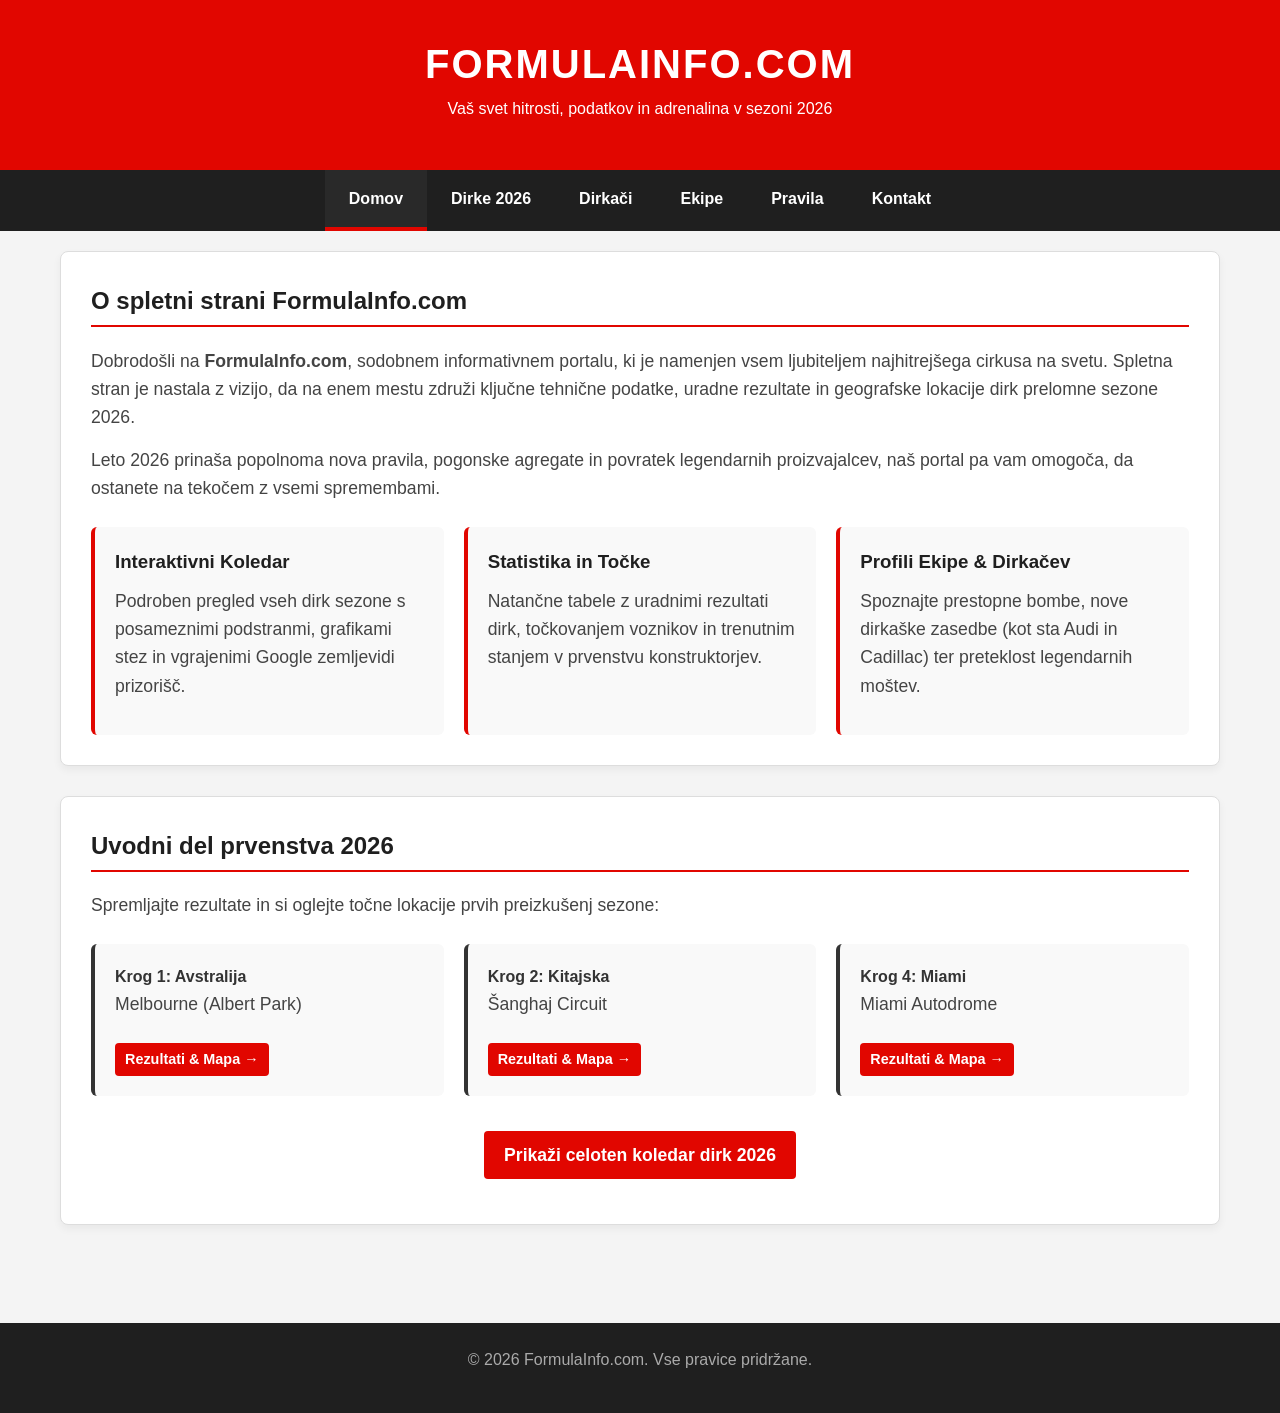
<file: index.html>
<!DOCTYPE html>
<html lang="sl">

<head>
    <meta charset="UTF-8">
    <meta name="viewport" content="width=device-width, initial-scale=1.0">
    <meta name="description" content="FormulaInfo.com - Vaše glavno središče za informacije, rezultate, koledar dirk in podrobnosti o dirkačih ter ekipah Formule 1 v sezoni 2026.">
    <meta name="keywords" content="Formula 1, F1 2026, Motošport, Dirke, Rezultati, Koledar, Dirkači, Ekipe, Pravila">
    <meta name="author" content="Tvoje Ime">
    <title>FormulaInfo.com | Domov</title>
    <link rel="stylesheet" href="CSSstyle.css">
</head>

<body>

    <header>
        <h1>FormulaInfo.com</h1>
        <p>Vaš svet hitrosti, podatkov in adrenalina v sezoni 2026</p>
    </header>

    <nav>
        <ul>
            <li><a href="index.html" class="trenutno">Domov</a></li>
            <li><a href="dirke.html">Dirke 2026</a></li>
            <li><a href="dirkaci.html">Dirkači</a></li>
            <li><a href="ekipe.html">Ekipe</a></li>
            <li><a href="pravila.html">Pravila</a></li>
            <li><a href="kontakt.html">Kontakt</a></li>
        </ul>
    </nav>

    <main style="max-width: 1200px; margin: 0 auto; padding: 20px;">
        
        <section class="predstavitev-sekcija">
            <h2>O spletni strani FormulaInfo.com</h2>
            <p>
                Dobrodošli na <strong>FormulaInfo.com</strong>, sodobnem informativnem portalu, ki je namenjen vsem ljubiteljem najhitrejšega cirkusa na svetu. Spletna stran je nastala z vizijo, da na enem mestu združi ključne tehnične podatke, uradne rezultate in geografske lokacije dirk prelomne sezone 2026.
            </p>
            <p>
                Leto 2026 prinaša popolnoma nova pravila, pogonske agregate in povratek legendarnih proizvajalcev, naš portal pa vam omogoča, da ostanete na tekočem z vsemi spremembami.
            </p>

            <div class="znacilnosti-mreža">
                <div class="znacilnost-kartica">
                    <h3>Interaktivni Koledar</h3>
                    <p>Podroben pregled vseh dirk sezone s posameznimi podstranmi, grafikami stez in vgrajenimi Google zemljevidi prizorišč.</p>
                </div>
                <div class="znacilnost-kartica">
                    <h3>Statistika in Točke</h3>
                    <p>Natančne tabele z uradnimi rezultati dirk, točkovanjem voznikov in trenutnim stanjem v prvenstvu konstruktorjev.</p>
                </div>
                <div class="znacilnost-kartica">
                    <h3>Profili Ekipe & Dirkačev</h3>
                    <p>Spoznajte prestopne bombe, nove dirkaške zasedbe (kot sta Audi in Cadillac) ter preteklost legendarnih moštev.</p>
                </div>
            </div>
        </section>

        <section class="predstavitev-sekcija" style="border-top: 1px solid #ddd; padding-top: 30px;">
            <h2>Uvodni del prvenstva 2026</h2>
            <p>Spremljajte rezultate in si oglejte točne lokacije prvih preizkušenj sezone:</p>
            
            <div class="znacilnosti-mreža">
                <div class="znacilnost-kartica" style="border-left-color: #333;">
                    <h4>Krog 1: Avstralija</h4>
                    <p>Melbourne (Albert Park)</p>
                    <a href="dirka-avstralija.html" class="gumb-domov" style="font-size: 0.9rem; padding: 5px 10px;">Rezultati & Mapa →</a>
                </div>
                <div class="znacilnost-kartica" style="border-left-color: #333;">
                    <h4>Krog 2: Kitajska</h4>
                    <p>Šanghaj Circuit</p>
                    <a href="dirka-kitajska.html" class="gumb-domov" style="font-size: 0.9rem; padding: 5px 10px;">Rezultati & Mapa →</a>
                </div>
                <div class="znacilnost-kartica" style="border-left-color: #333;">
                    <h4>Krog 4: Miami</h4>
                    <p>Miami Autodrome</p>
                    <a href="dirka-miami.html" class="gumb-domov" style="font-size: 0.9rem; padding: 5px 10px;">Rezultati & Mapa →</a>
                </div>
            </div>
            
            <p style="margin-top: 25px; text-align: center;">
                <a href="dirke.html" class="gumb-domov">Prikaži celoten koledar dirk 2026</a>
            </p>
        </section>

    </main>

    <footer>
        <p>&copy; 2026 FormulaInfo.com. Vse pravice pridržane.</p>
    </footer>

</body>

</html>
</file>
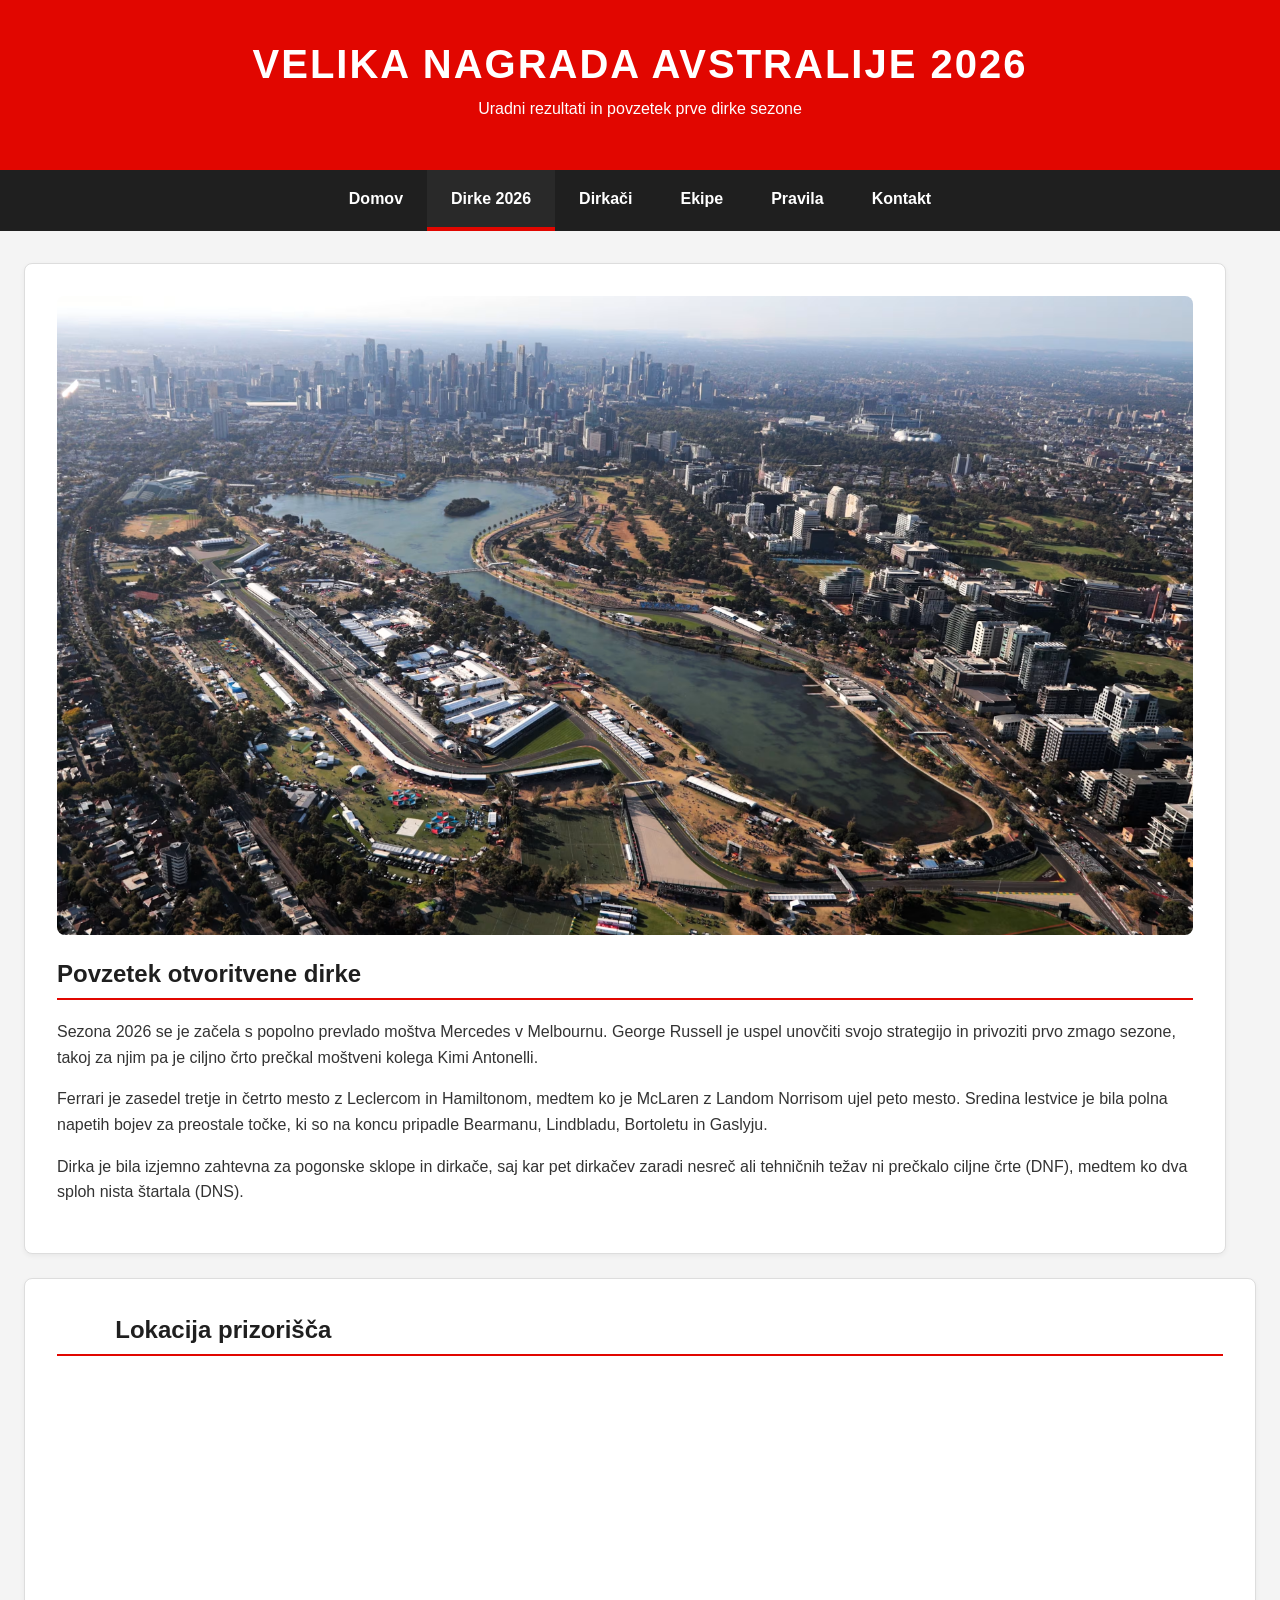
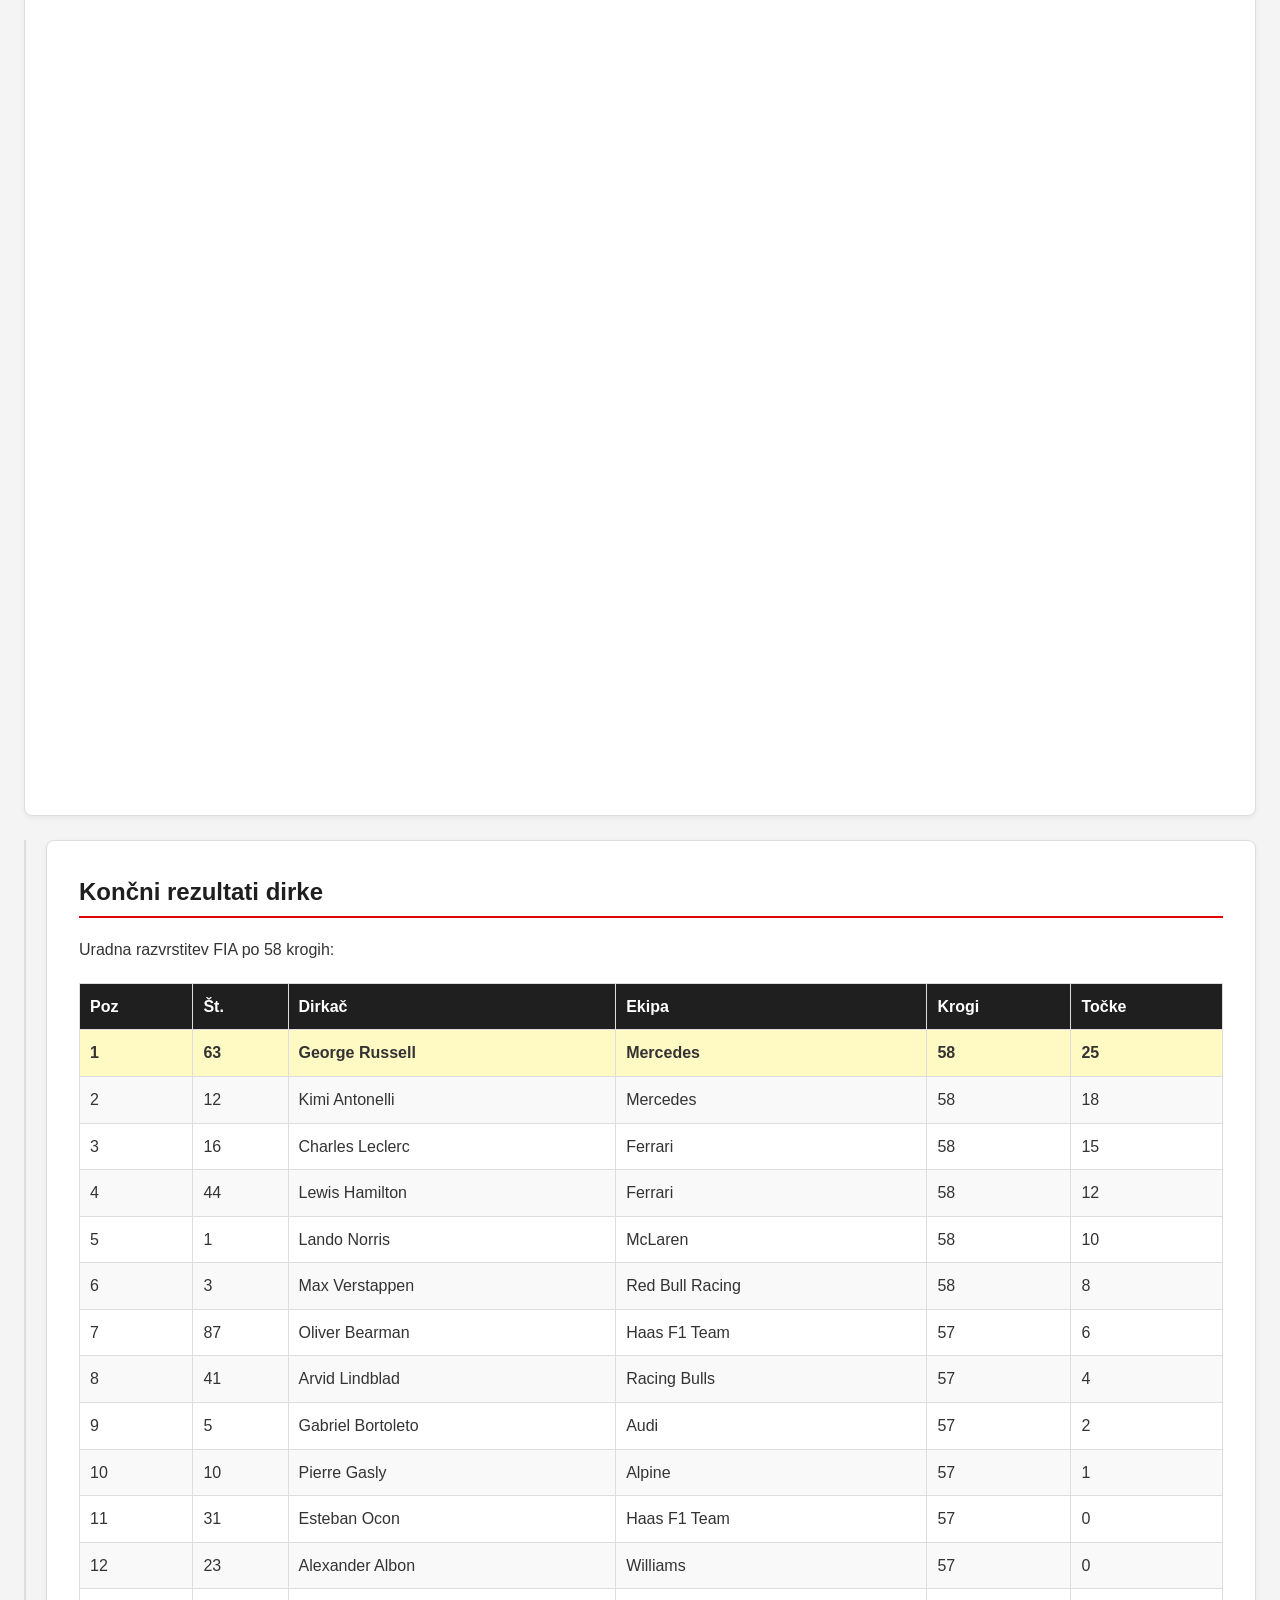
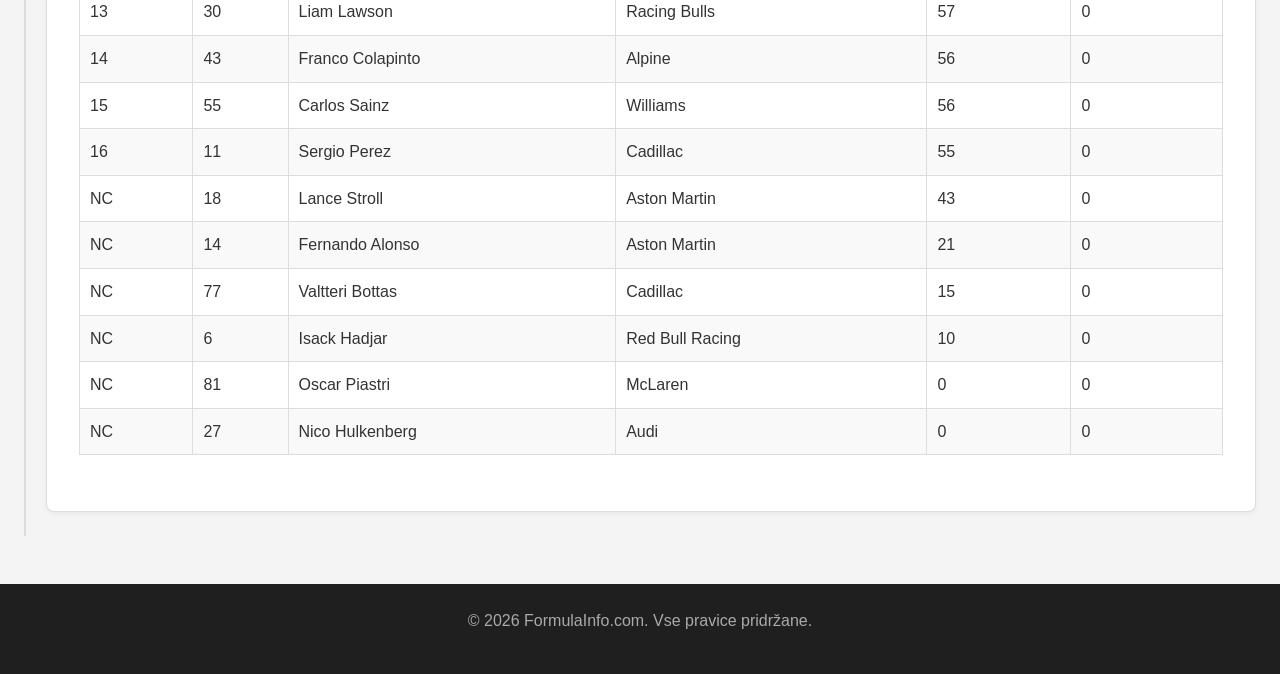
<file: dirka-avstralija.html>
<!DOCTYPE html>
<html lang="sl">

<head>
    <meta charset="UTF-8">
    <meta name="viewport" content="width=device-width, initial-scale=1.0">
    <title>FormulaInfo.com | VN Avstralije</title>
    <link rel="stylesheet" href="CSSstyle.css">
</head>

<body>

    <header>
        <h1>Velika nagrada Avstralije 2026</h1>
        <p>Uradni rezultati in povzetek prve dirke sezone</p>
    </header>

    <nav>
        <ul>
            <li><a href="index.html">Domov</a></li>
            <li><a href="dirke.html" class="trenutno">Dirke 2026</a></li>
            <li><a href="dirkaci.html">Dirkači</a></li>
            <li><a href="ekipe.html">Ekipe</a></li>
            <li><a href="pravila.html">Pravila</a></li>
            <li><a href="kontakt.html">Kontakt</a></li>
        </ul>
    </nav>

    <main>
        <div class="glavna-tabela-dirke">
            <div class="tabela-vrstica-dirke">
                
                <!-- LEVA STRAN: Slika in povzetek -->
                <div class="leva-kolona-dirke">
                    <section>
                        <img src="Slike/Steze/Australia.avif" alt="Dogajanje na dirki v Melbournu" class="velika-slika-dirke">
                        
                        <h2>Povzetek otvoritvene dirke</h2>
                        <p>Sezona 2026 se je začela s popolno prevlado moštva Mercedes v Melbournu. George Russell je uspel unovčiti svojo strategijo in privoziti prvo zmago sezone, takoj za njim pa je ciljno črto prečkal moštveni kolega Kimi Antonelli.</p>
                        
                        <p>Ferrari je zasedel tretje in četrto mesto z Leclercom in Hamiltonom, medtem ko je McLaren z Landom Norrisom ujel peto mesto. Sredina lestvice je bila polna napetih bojev za preostale točke, ki so na koncu pripadle Bearmanu, Lindbladu, Bortoletu in Gaslyju.</p>
                        
                        <p>Dirka je bila izjemno zahtevna za pogonske sklope in dirkače, saj kar pet dirkačev zaradi nesreč ali tehničnih težav ni prečkalo ciljne črte (DNF), medtem ko dva sploh nista štartala (DNS).</p>
                    </section>
                </div>
                <section class="zemljevid-sekcija">
    <h2>Lokacija prizorišča</h2>
    <div class="zemljevid-kontejner">
        <iframe 
            src="https://www.google.com/maps/embed?pb=!1m18!1m12!1m3!1d12602.441400275812!2d144.96102144577884!3d-37.84601111663189!2m3!1f0!2f0!3f0!3m2!1i1024!2i768!4f13.1!3m3!1m2!1s0x6ad662657e0e248b%3A0x6e25f6f4fa6e6be1!2sAlbert%20Park%20Grand%20Prix%20Circuit!5e0!3m2!1ssl!2ssi!4v1700000000000!5m2!1ssl!2ssi" 
            width="100%" height="1000" style="border:0;" allowfullscreen="" loading="lazy" referrerpolicy="no-referrer-when-downgrade">
        </iframe>
    </div>
</section>

                <!-- DESNA STRAN: Popolna uradna lestvica vseh 22 dirkačev -->
                <div class="desna-kolona-dirke">
                    <section>
                        <h2>Končni rezultati dirke</h2>
                        <p>Uradna razvrstitev FIA po 58 krogih:</p>
                        
                        <table class="rezultati-tabela">
                            <thead>
                                <tr>
                                    <th>Poz</th>
                                    <th>Št.</th>
                                    <th>Dirkač</th>
                                    <th>Ekipa</th>
                                    <th>Krogi</th>
                                    <th>Točke</th>
                                </tr>
                            </thead>
                            <tbody>
                                <tr class="zmagovalec-vrstica">
                                    <td>1</td>
                                    <td>63</td>
                                    <td>George Russell</td>
                                    <td>Mercedes</td>
                                    <td>58</td>
                                    <td>25</td>
                                </tr>
                                <tr>
                                    <td>2</td>
                                    <td>12</td>
                                    <td>Kimi Antonelli</td>
                                    <td>Mercedes</td>
                                    <td>58</td>
                                    <td>18</td>
                                </tr>
                                <tr>
                                    <td>3</td>
                                    <td>16</td>
                                    <td>Charles Leclerc</td>
                                    <td>Ferrari</td>
                                    <td>58</td>
                                    <td>15</td>
                                </tr>
                                <tr>
                                    <td>4</td>
                                    <td>44</td>
                                    <td>Lewis Hamilton</td>
                                    <td>Ferrari</td>
                                    <td>58</td>
                                    <td>12</td>
                                </tr>
                                <tr>
                                    <td>5</td>
                                    <td>1</td>
                                    <td>Lando Norris</td>
                                    <td>McLaren</td>
                                    <td>58</td>
                                    <td>10</td>
                                </tr>
                                <tr>
                                    <td>6</td>
                                    <td>3</td>
                                    <td>Max Verstappen</td>
                                    <td>Red Bull Racing</td>
                                    <td>58</td>
                                    <td>8</td>
                                </tr>
                                <tr>
                                    <td>7</td>
                                    <td>87</td>
                                    <td>Oliver Bearman</td>
                                    <td>Haas F1 Team</td>
                                    <td>57</td>
                                    <td>6</td>
                                </tr>
                                <tr>
                                    <td>8</td>
                                    <td>41</td>
                                    <td>Arvid Lindblad</td>
                                    <td>Racing Bulls</td>
                                    <td>57</td>
                                    <td>4</td>
                                </tr>
                                <tr>
                                    <td>9</td>
                                    <td>5</td>
                                    <td>Gabriel Bortoleto</td>
                                    <td>Audi</td>
                                    <td>57</td>
                                    <td>2</td>
                                </tr>
                                <tr>
                                    <td>10</td>
                                    <td>10</td>
                                    <td>Pierre Gasly</td>
                                    <td>Alpine</td>
                                    <td>57</td>
                                    <td>1</td>
                                </tr>
                                <tr>
                                    <td>11</td>
                                    <td>31</td>
                                    <td>Esteban Ocon</td>
                                    <td>Haas F1 Team</td>
                                    <td>57</td>
                                    <td>0</td>
                                </tr>
                                <tr>
                                    <td>12</td>
                                    <td>23</td>
                                    <td>Alexander Albon</td>
                                    <td>Williams</td>
                                    <td>57</td>
                                    <td>0</td>
                                </tr>
                                <tr>
                                    <td>13</td>
                                    <td>30</td>
                                    <td>Liam Lawson</td>
                                    <td>Racing Bulls</td>
                                    <td>57</td>
                                    <td>0</td>
                                </tr>
                                <tr>
                                    <td>14</td>
                                    <td>43</td>
                                    <td>Franco Colapinto</td>
                                    <td>Alpine</td>
                                    <td>56</td>
                                    <td>0</td>
                                </tr>
                                <tr>
                                    <td>15</td>
                                    <td>55</td>
                                    <td>Carlos Sainz</td>
                                    <td>Williams</td>
                                    <td>56</td>
                                    <td>0</td>
                                </tr>
                                <tr>
                                    <td>16</td>
                                    <td>11</td>
                                    <td>Sergio Perez</td>
                                    <td>Cadillac</td>
                                    <td>55</td>
                                    <td>0</td>
                                </tr>
                                <tr>
                                    <td>NC</td>
                                    <td>18</td>
                                    <td>Lance Stroll</td>
                                    <td>Aston Martin</td>
                                    <td>43</td>
                                    <td>0</td>
                                </tr>
                                <tr>
                                    <td>NC</td>
                                    <td>14</td>
                                    <td>Fernando Alonso</td>
                                    <td>Aston Martin</td>
                                    <td>21</td>
                                    <td>0</td>
                                </tr>
                                <tr>
                                    <td>NC</td>
                                    <td>77</td>
                                    <td>Valtteri Bottas</td>
                                    <td>Cadillac</td>
                                    <td>15</td>
                                    <td>0</td>
                                </tr>
                                <tr>
                                    <td>NC</td>
                                    <td>6</td>
                                    <td>Isack Hadjar</td>
                                    <td>Red Bull Racing</td>
                                    <td>10</td>
                                    <td>0</td>
                                </tr>
                                <tr>
                                    <td>NC</td>
                                    <td>81</td>
                                    <td>Oscar Piastri</td>
                                    <td>McLaren</td>
                                    <td>0</td>
                                    <td>0</td>
                                </tr>
                                <tr>
                                    <td>NC</td>
                                    <td>27</td>
                                    <td>Nico Hulkenberg</td>
                                    <td>Audi</td>
                                    <td>0</td>
                                    <td>0</td>
                                </tr>
                            </tbody>
                        </table>
                    </section>
                </div>

            </div>
        </div>
    </main>

    <footer>
        <p>&copy; 2026 FormulaInfo.com. Vse pravice pridržane.</p>
    </footer>

</body>

</html>
</file>
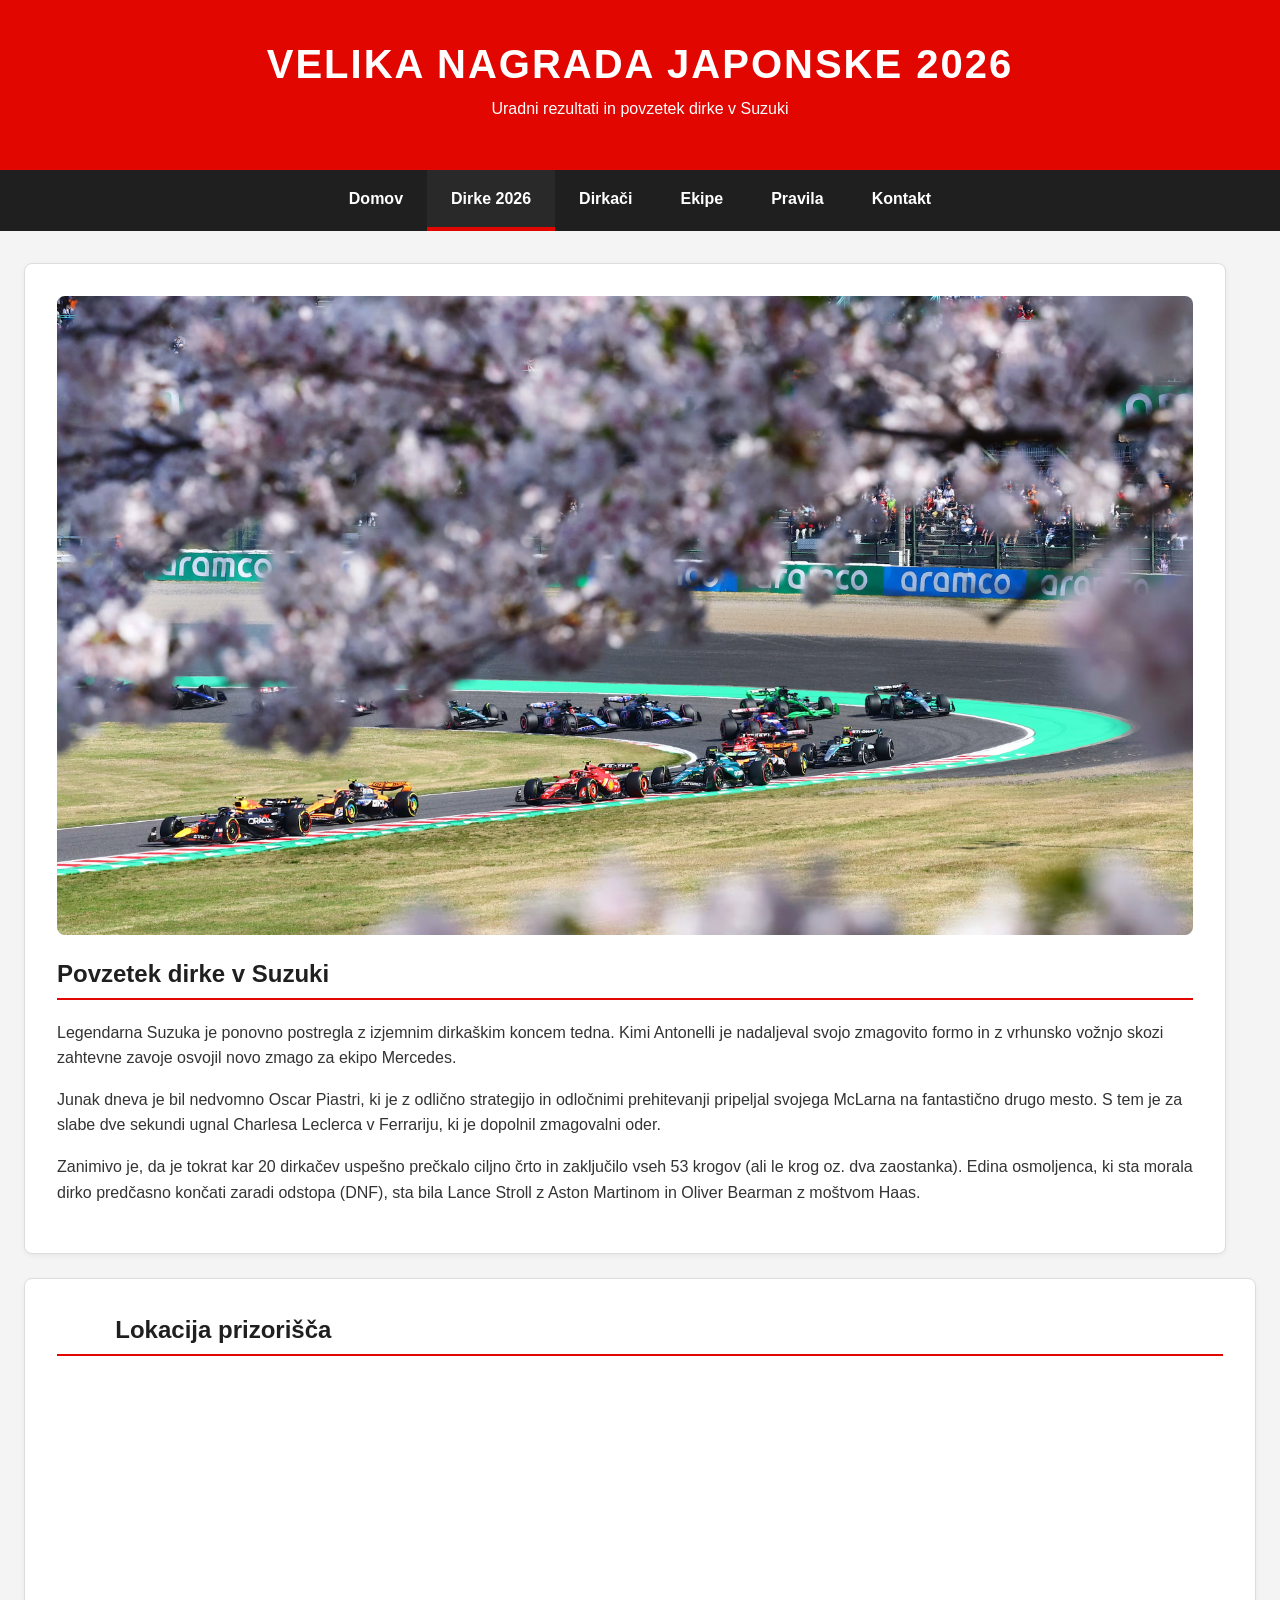
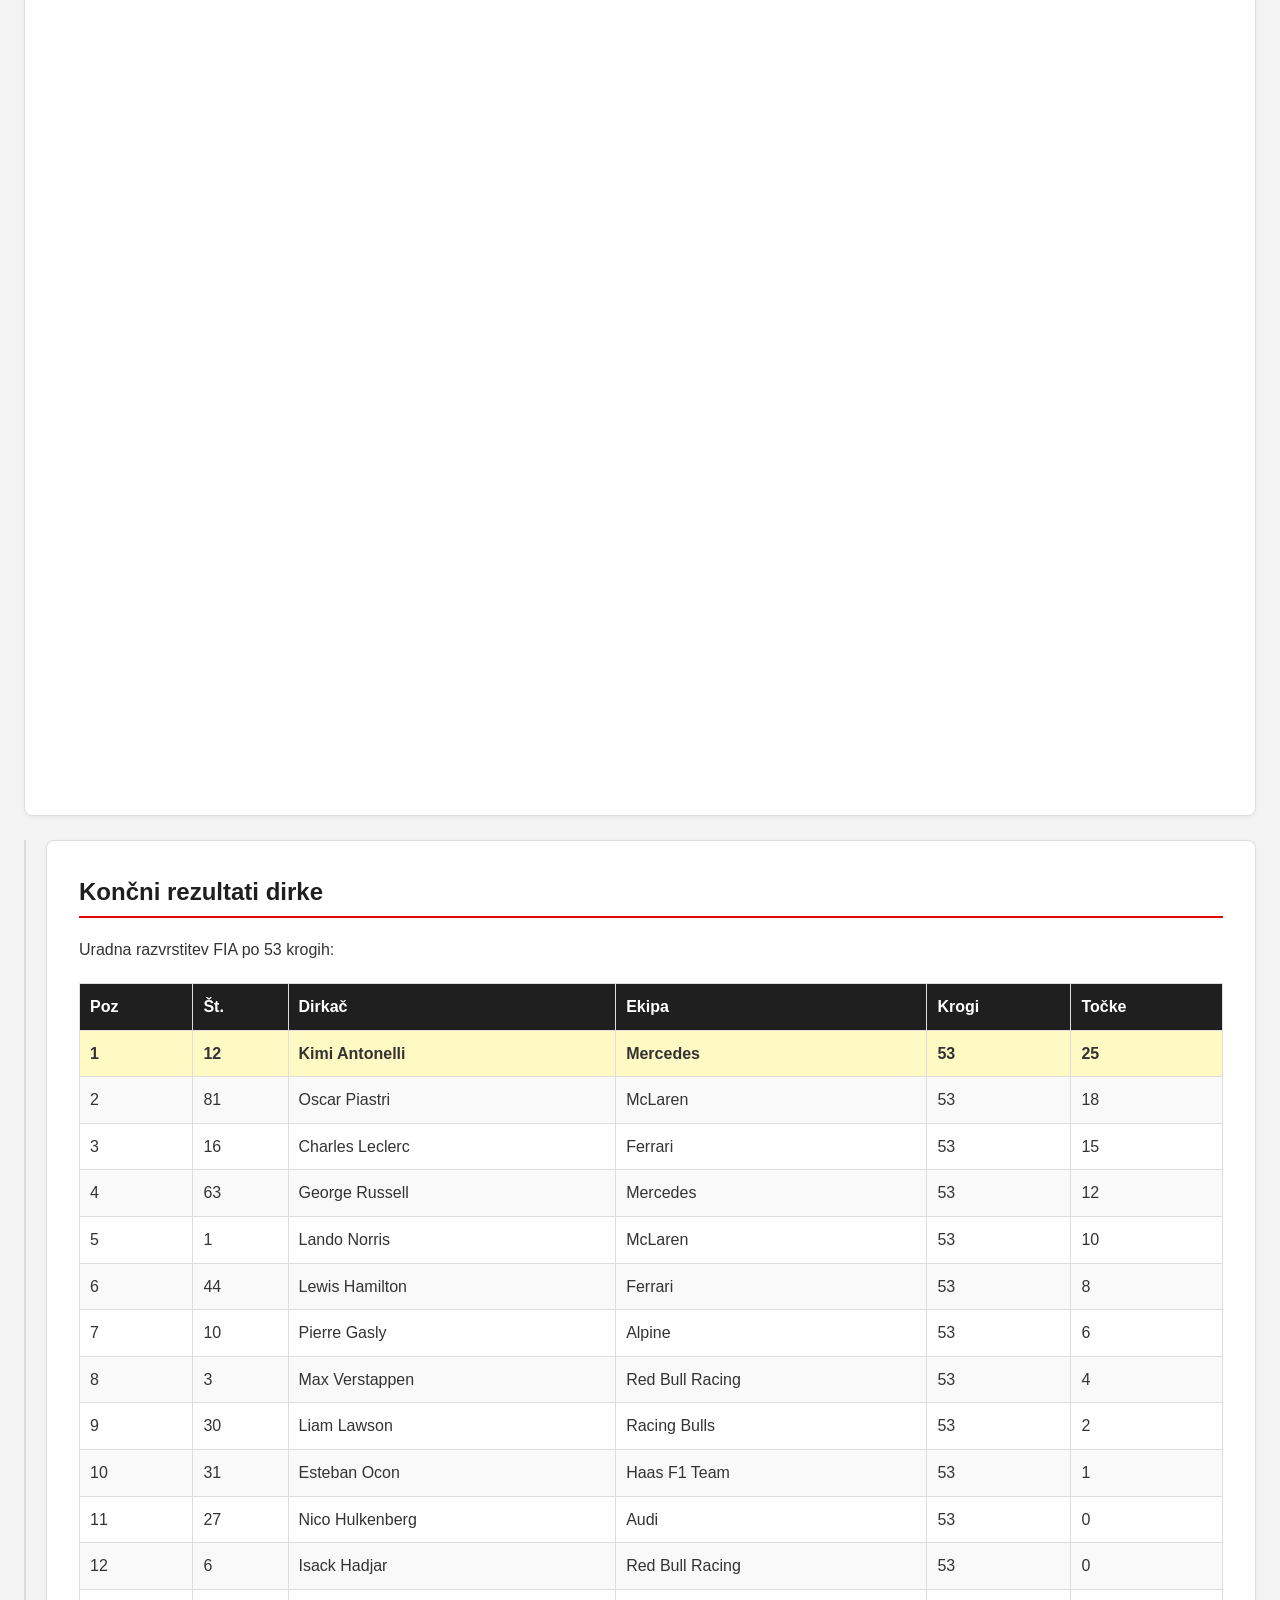
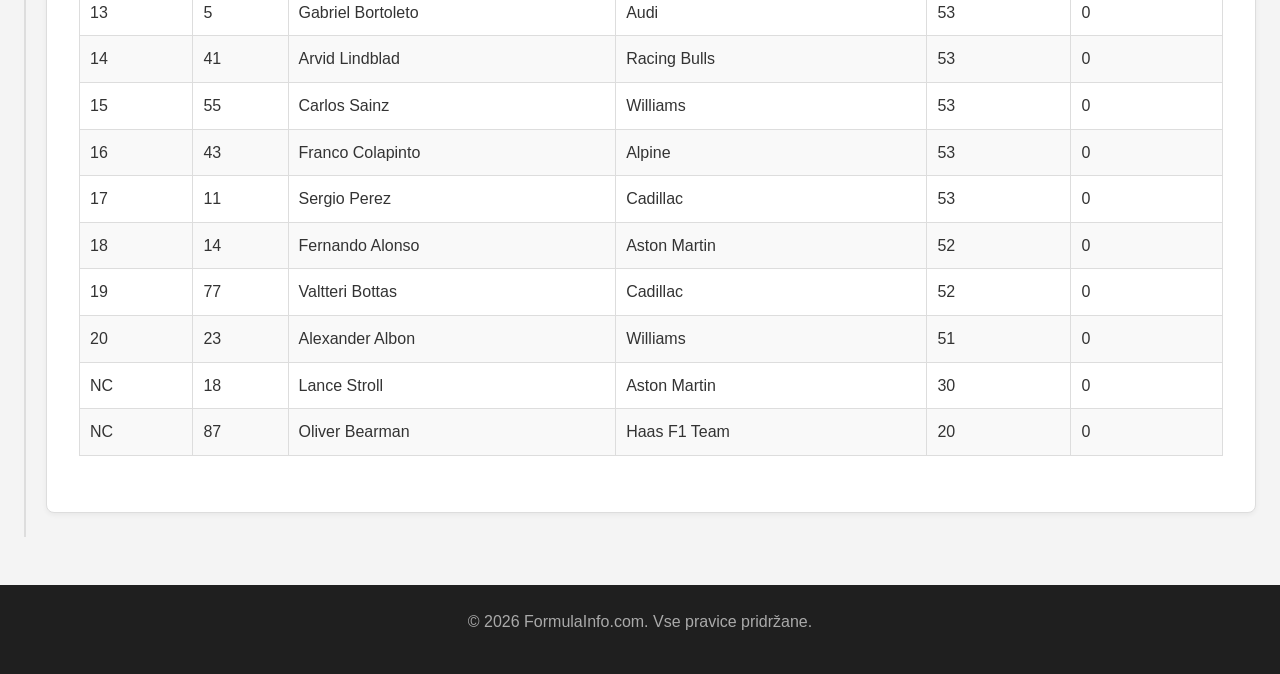
<file: dirka-japonska.html>
<!DOCTYPE html>
<html lang="sl">

<head>
    <meta charset="UTF-8">
    <meta name="viewport" content="width=device-width, initial-scale=1.0">
    <title>FormulaInfo.com | VN Japonske</title>
    <link rel="stylesheet" href="CSSstyle.css">
</head>

<body>

    <header>
        <h1>Velika nagrada Japonske 2026</h1>
        <p>Uradni rezultati in povzetek dirke v Suzuki</p>
    </header>

    <nav>
        <ul>
            <li><a href="index.html">Domov</a></li>
            <li><a href="dirke.html" class="trenutno">Dirke 2026</a></li>
            <li><a href="dirkaci.html">Dirkači</a></li>
            <li><a href="ekipe.html">Ekipe</a></li>
            <li><a href="pravila.html">Pravila</a></li>
            <li><a href="kontakt.html">Kontakt</a></li>
        </ul>
    </nav>

    <main>
        <div class="glavna-tabela-dirke">
            <div class="tabela-vrstica-dirke">
                
                <!-- LEVA STRAN: Slika in povzetek -->
                <div class="leva-kolona-dirke">
                    <section>
                        <!-- Prostor za sliko na vrhu -->
                        <img src="Slike/Steze/Japan.avif" alt="Dogajanje na dirki v Suzuki" class="velika-slika-dirke">
                        
                        <h2>Povzetek dirke v Suzuki</h2>
                        <p>Legendarna Suzuka je ponovno postregla z izjemnim dirkaškim koncem tedna. Kimi Antonelli je nadaljeval svojo zmagovito formo in z vrhunsko vožnjo skozi zahtevne zavoje osvojil novo zmago za ekipo Mercedes.</p>
                        
                        <p>Junak dneva je bil nedvomno Oscar Piastri, ki je z odlično strategijo in odločnimi prehitevanji pripeljal svojega McLarna na fantastično drugo mesto. S tem je za slabe dve sekundi ugnal Charlesa Leclerca v Ferrariju, ki je dopolnil zmagovalni oder.</p>
                        
                        <p>Zanimivo je, da je tokrat kar 20 dirkačev uspešno prečkalo ciljno črto in zaključilo vseh 53 krogov (ali le krog oz. dva zaostanka). Edina osmoljenca, ki sta morala dirko predčasno končati zaradi odstopa (DNF), sta bila Lance Stroll z Aston Martinom in Oliver Bearman z moštvom Haas.</p>
                    </section>
                </div>
                <section class="zemljevid-sekcija">
    <h2>Lokacija prizorišča</h2>
    <div class="zemljevid-kontejner">
        <iframe 
            src="https://www.google.com/maps/embed?pb=!1m18!1m12!1m3!1d3278.4900767098495!2d136.53176587680786!3d34.843818074665495!2m3!1f0!2f0!3f0!3m2!1i1024!2i768!4f13.1!3m3!1m2!1s0x6004739130000001%3A0x6b7724d105a10df7!2sSuzuka%20Circuit!5e0!3m2!1ssl!2ssi!4v1700000000002!5m2!1ssl!2ssi" 
            width="100%" height="1000" style="border:0;" allowfullscreen="" loading="lazy" referrerpolicy="no-referrer-when-downgrade">
        </iframe>
    </div>
</section>

                <!-- DESNA STRAN: Popolna uradna lestvica vseh 22 dirkačev -->
                <div class="desna-kolona-dirke">
                    <section>
                        <h2>Končni rezultati dirke</h2>
                        <p>Uradna razvrstitev FIA po 53 krogih:</p>
                        
                        <table class="rezultati-tabela">
                            <thead>
                                <tr>
                                    <th>Poz</th>
                                    <th>Št.</th>
                                    <th>Dirkač</th>
                                    <th>Ekipa</th>
                                    <th>Krogi</th>
                                    <th>Točke</th>
                                </tr>
                            </thead>
                            <tbody>
                                <tr class="zmagovalec-vrstica">
                                    <td>1</td>
                                    <td>12</td>
                                    <td>Kimi Antonelli</td>
                                    <td>Mercedes</td>
                                    <td>53</td>
                                    <td>25</td>
                                </tr>
                                <tr>
                                    <td>2</td>
                                    <td>81</td>
                                    <td>Oscar Piastri</td>
                                    <td>McLaren</td>
                                    <td>53</td>
                                    <td>18</td>
                                </tr>
                                <tr>
                                    <td>3</td>
                                    <td>16</td>
                                    <td>Charles Leclerc</td>
                                    <td>Ferrari</td>
                                    <td>53</td>
                                    <td>15</td>
                                </tr>
                                <tr>
                                    <td>4</td>
                                    <td>63</td>
                                    <td>George Russell</td>
                                    <td>Mercedes</td>
                                    <td>53</td>
                                    <td>12</td>
                                </tr>
                                <tr>
                                    <td>5</td>
                                    <td>1</td>
                                    <td>Lando Norris</td>
                                    <td>McLaren</td>
                                    <td>53</td>
                                    <td>10</td>
                                </tr>
                                <tr>
                                    <td>6</td>
                                    <td>44</td>
                                    <td>Lewis Hamilton</td>
                                    <td>Ferrari</td>
                                    <td>53</td>
                                    <td>8</td>
                                </tr>
                                <tr>
                                    <td>7</td>
                                    <td>10</td>
                                    <td>Pierre Gasly</td>
                                    <td>Alpine</td>
                                    <td>53</td>
                                    <td>6</td>
                                </tr>
                                <tr>
                                    <td>8</td>
                                    <td>3</td>
                                    <td>Max Verstappen</td>
                                    <td>Red Bull Racing</td>
                                    <td>53</td>
                                    <td>4</td>
                                </tr>
                                <tr>
                                    <td>9</td>
                                    <td>30</td>
                                    <td>Liam Lawson</td>
                                    <td>Racing Bulls</td>
                                    <td>53</td>
                                    <td>2</td>
                                </tr>
                                <tr>
                                    <td>10</td>
                                    <td>31</td>
                                    <td>Esteban Ocon</td>
                                    <td>Haas F1 Team</td>
                                    <td>53</td>
                                    <td>1</td>
                                </tr>
                                <tr>
                                    <td>11</td>
                                    <td>27</td>
                                    <td>Nico Hulkenberg</td>
                                    <td>Audi</td>
                                    <td>53</td>
                                    <td>0</td>
                                </tr>
                                <tr>
                                    <td>12</td>
                                    <td>6</td>
                                    <td>Isack Hadjar</td>
                                    <td>Red Bull Racing</td>
                                    <td>53</td>
                                    <td>0</td>
                                </tr>
                                <tr>
                                    <td>13</td>
                                    <td>5</td>
                                    <td>Gabriel Bortoleto</td>
                                    <td>Audi</td>
                                    <td>53</td>
                                    <td>0</td>
                                </tr>
                                <tr>
                                    <td>14</td>
                                    <td>41</td>
                                    <td>Arvid Lindblad</td>
                                    <td>Racing Bulls</td>
                                    <td>53</td>
                                    <td>0</td>
                                </tr>
                                <tr>
                                    <td>15</td>
                                    <td>55</td>
                                    <td>Carlos Sainz</td>
                                    <td>Williams</td>
                                    <td>53</td>
                                    <td>0</td>
                                </tr>
                                <tr>
                                    <td>16</td>
                                    <td>43</td>
                                    <td>Franco Colapinto</td>
                                    <td>Alpine</td>
                                    <td>53</td>
                                    <td>0</td>
                                </tr>
                                <tr>
                                    <td>17</td>
                                    <td>11</td>
                                    <td>Sergio Perez</td>
                                    <td>Cadillac</td>
                                    <td>53</td>
                                    <td>0</td>
                                </tr>
                                <tr>
                                    <td>18</td>
                                    <td>14</td>
                                    <td>Fernando Alonso</td>
                                    <td>Aston Martin</td>
                                    <td>52</td>
                                    <td>0</td>
                                </tr>
                                <tr>
                                    <td>19</td>
                                    <td>77</td>
                                    <td>Valtteri Bottas</td>
                                    <td>Cadillac</td>
                                    <td>52</td>
                                    <td>0</td>
                                </tr>
                                <tr>
                                    <td>20</td>
                                    <td>23</td>
                                    <td>Alexander Albon</td>
                                    <td>Williams</td>
                                    <td>51</td>
                                    <td>0</td>
                                </tr>
                                <tr>
                                    <td>NC</td>
                                    <td>18</td>
                                    <td>Lance Stroll</td>
                                    <td>Aston Martin</td>
                                    <td>30</td>
                                    <td>0</td>
                                </tr>
                                <tr>
                                    <td>NC</td>
                                    <td>87</td>
                                    <td>Oliver Bearman</td>
                                    <td>Haas F1 Team</td>
                                    <td>20</td>
                                    <td>0</td>
                                </tr>
                            </tbody>
                        </table>
                    </section>
                </div>

            </div>
        </div>
    </main>

    <footer>
        <p>&copy; 2026 FormulaInfo.com. Vse pravice pridržane.</p>
    </footer>

</body>

</html>
</file>
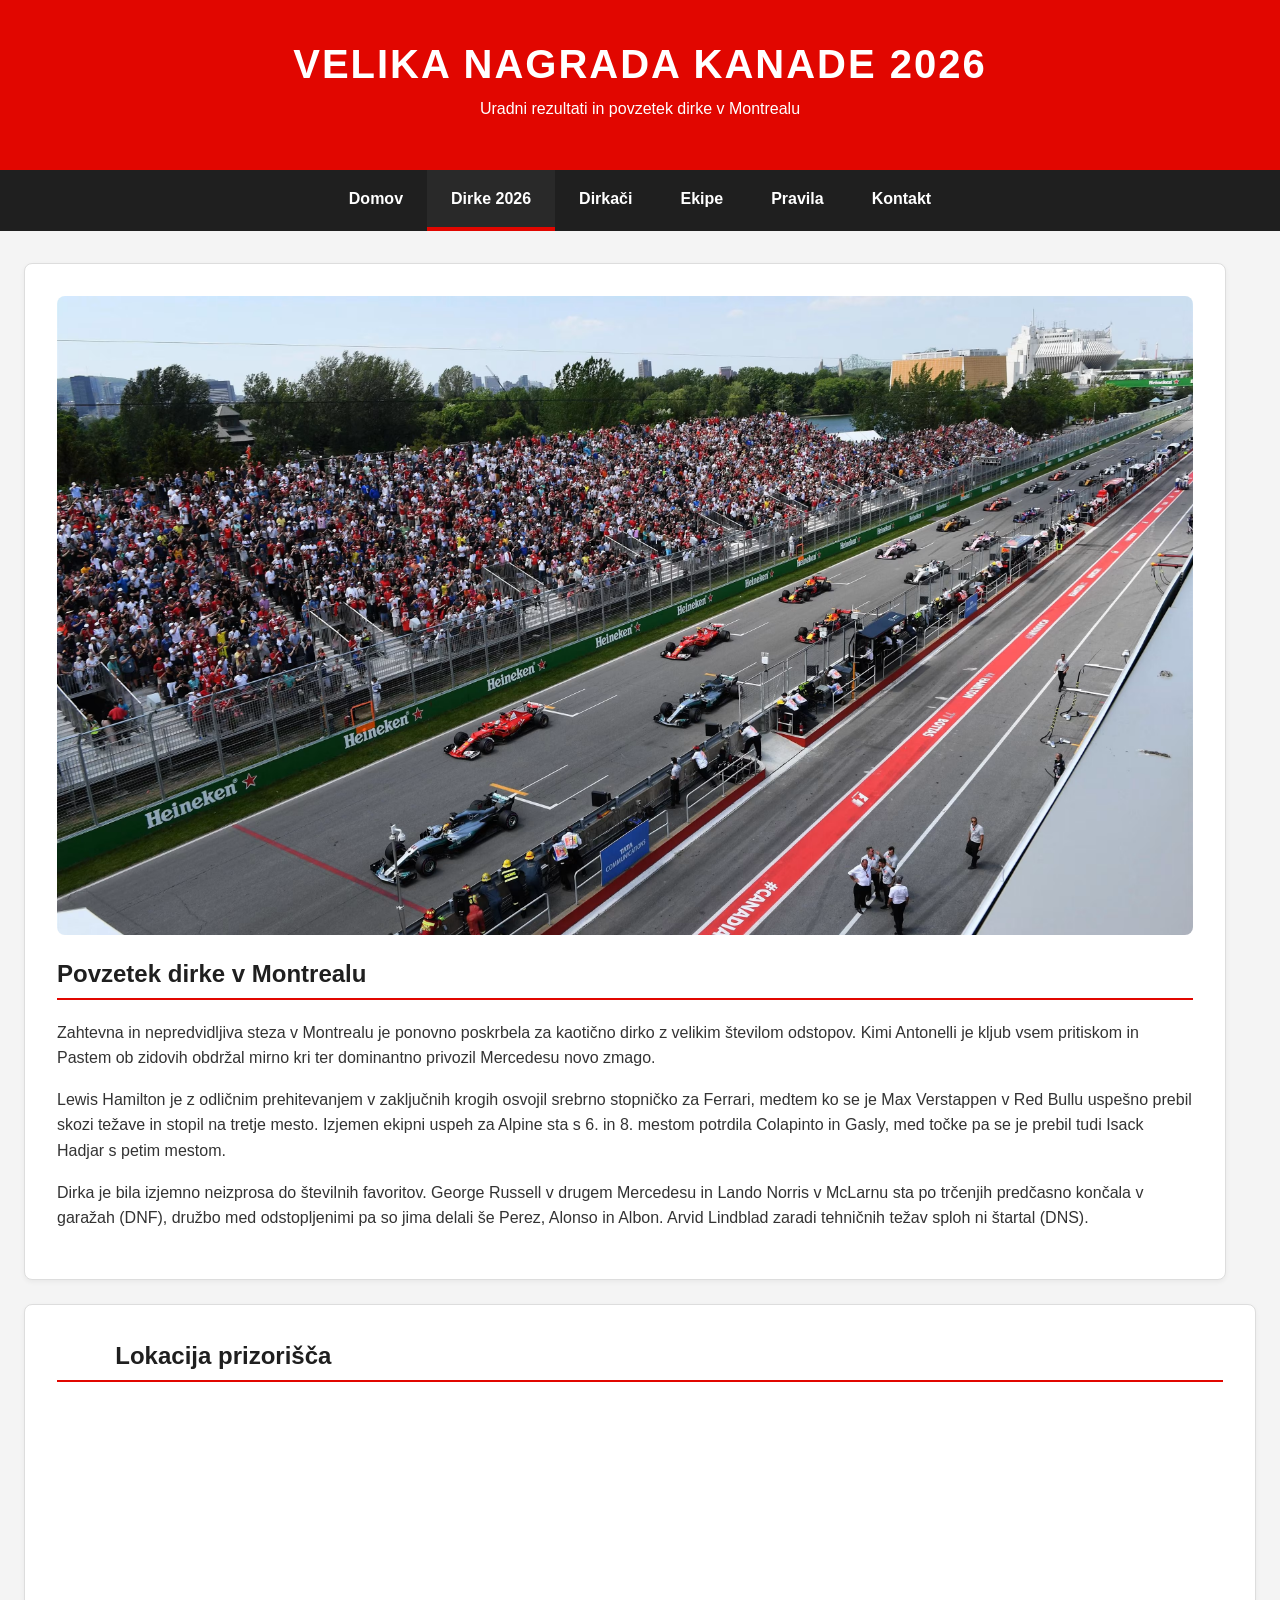
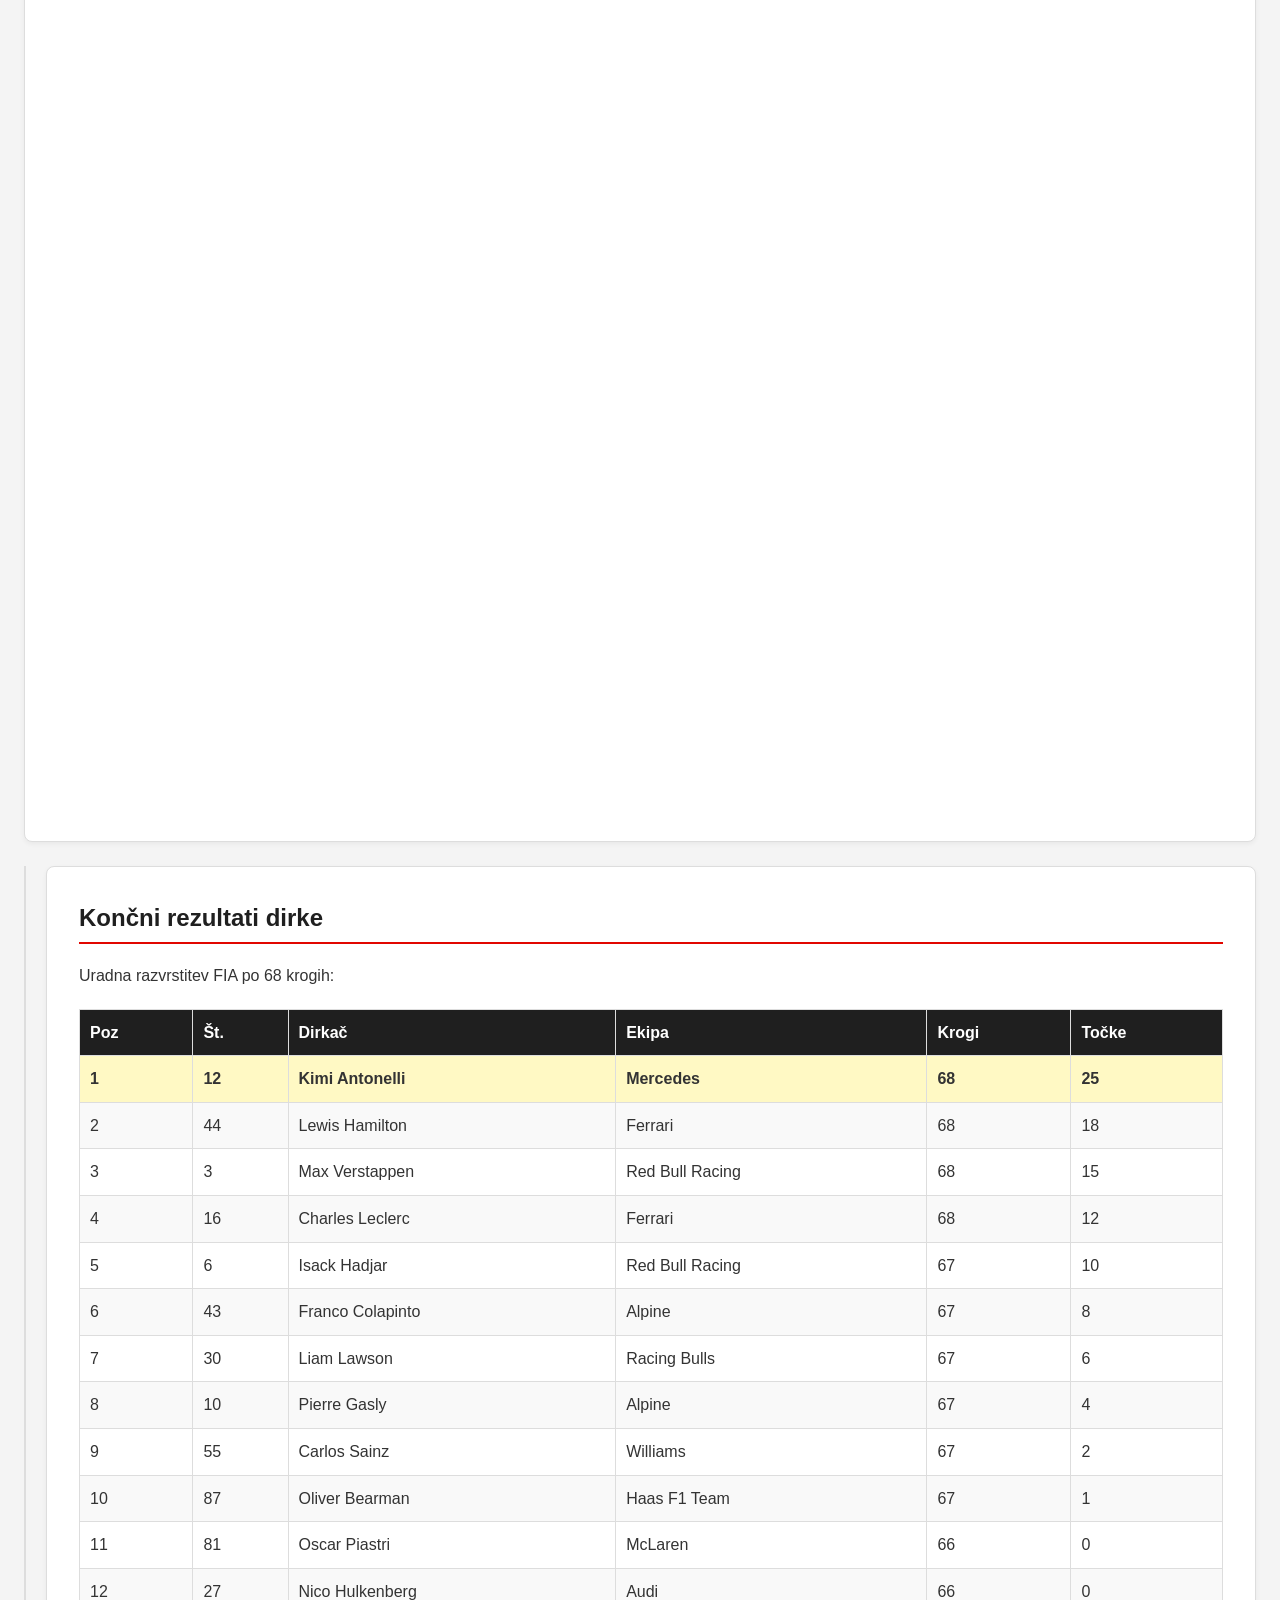
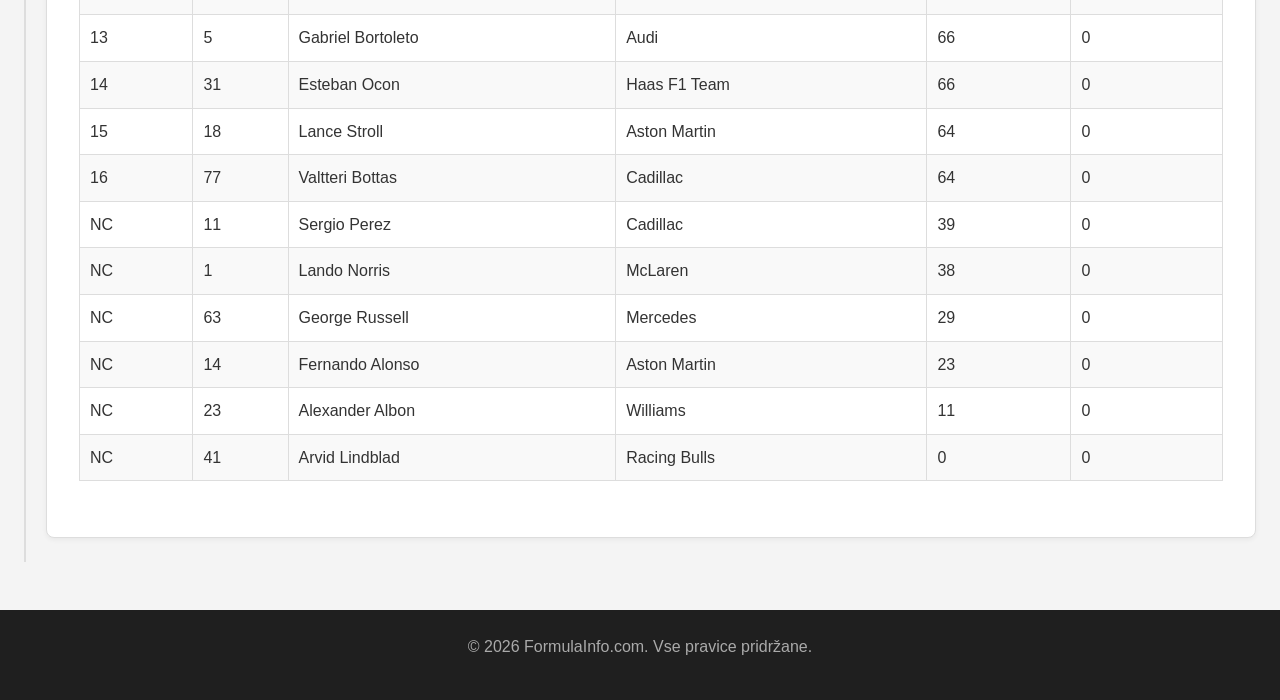
<file: dirka-kanada.html>
<!DOCTYPE html>
<html lang="sl">

<head>
    <meta charset="UTF-8">
    <meta name="viewport" content="width=device-width, initial-scale=1.0">
    <title>FormulaInfo.com | VN Kanade</title>
    <link rel="stylesheet" href="CSSstyle.css">
</head>

<body>

    <header>
        <h1>Velika nagrada Kanade 2026</h1>
        <p>Uradni rezultati in povzetek dirke v Montrealu</p>
    </header>

    <nav>
        <ul>
            <li><a href="index.html">Domov</a></li>
            <li><a href="dirke.html" class="trenutno">Dirke 2026</a></li>
            <li><a href="dirkaci.html">Dirkači</a></li>
            <li><a href="ekipe.html">Ekipe</a></li>
            <li><a href="pravila.html">Pravila</a></li>
            <li><a href="kontakt.html">Kontakt</a></li>
        </ul>
    </nav>

    <main>
        <div class="glavna-tabela-dirke">
            <div class="tabela-vrstica-dirke">
                
                <!-- LEVA STRAN: Slika in povzetek -->
                <div class="leva-kolona-dirke">
                    <section>
                        <!-- Prostor za sliko na vrhu -->
                        <img src="Slike/Steze/kanada.avif" alt="Dogajanje na dirki v Montrealu" class="velika-slika-dirke">
                        
                        <h2>Povzetek dirke v Montrealu</h2>
                        <p>Zahtevna in nepredvidljiva steza v Montrealu je ponovno poskrbela za kaotično dirko z velikim številom odstopov. Kimi Antonelli je kljub vsem pritiskom in Pastem ob zidovih obdržal mirno kri ter dominantno privozil Mercedesu novo zmago.</p>
                        
                        <p>Lewis Hamilton je z odličnim prehitevanjem v zaključnih krogih osvojil srebrno stopničko za Ferrari, medtem ko se je Max Verstappen v Red Bullu uspešno prebil skozi težave in stopil na tretje mesto. Izjemen ekipni uspeh za Alpine sta s 6. in 8. mestom potrdila Colapinto in Gasly, med točke pa se je prebil tudi Isack Hadjar s petim mestom.</p>
                        
                        <p>Dirka je bila izjemno neizprosa do številnih favoritov. George Russell v drugem Mercedesu in Lando Norris v McLarnu sta po trčenjih predčasno končala v garažah (DNF), družbo med odstopljenimi pa so jima delali še Perez, Alonso in Albon. Arvid Lindblad zaradi tehničnih težav sploh ni štartal (DNS).</p>
                    </section>
                </div>
<section class="zemljevid-sekcija">
    <h2>Lokacija prizorišča</h2>
    <div class="zemljevid-kontejner">
        <iframe 
            src="https://www.google.com/maps/embed?pb=!1m18!1m12!1m3!1d11186.299718429958!2d-73.530376572714!3d45.5005115160535!2m3!1f0!2f0!3f0!3m2!1i1024!2i768!4f13.1!3m3!1m2!1s0x4cc91b0ca4bb7d7f%3A0xb35a0df81e1ec25!2sCircuit%20Gilles%20Villeneuve!5e0!3m2!1ssl!2ssi!4v1700000000004!5m2!1ssl!2ssi" 
            width="100%" height="1000" style="border:0;" allowfullscreen="" loading="lazy" referrerpolicy="no-referrer-when-downgrade">
        </iframe>
    </div>
</section>
                <!-- DESNA STRAN: Popolna uradna lestvica vseh 22 dirkačev -->
                <div class="desna-kolona-dirke">
                    <section>
                        <h2>Končni rezultati dirke</h2>
                        <p>Uradna razvrstitev FIA po 68 krogih:</p>
                        
                        <table class="rezultati-tabela">
                            <thead>
                                <tr>
                                    <th>Poz</th>
                                    <th>Št.</th>
                                    <th>Dirkač</th>
                                    <th>Ekipa</th>
                                    <th>Krogi</th>
                                    <th>Točke</th>
                                </tr>
                            </thead>
                            <tbody>
                                <tr class="zmagovalec-vrstica">
                                    <td>1</td>
                                    <td>12</td>
                                    <td>Kimi Antonelli</td>
                                    <td>Mercedes</td>
                                    <td>68</td>
                                    <td>25</td>
                                </tr>
                                <tr>
                                    <td>2</td>
                                    <td>44</td>
                                    <td>Lewis Hamilton</td>
                                    <td>Ferrari</td>
                                    <td>68</td>
                                    <td>18</td>
                                </tr>
                                <tr>
                                    <td>3</td>
                                    <td>3</td>
                                    <td>Max Verstappen</td>
                                    <td>Red Bull Racing</td>
                                    <td>68</td>
                                    <td>15</td>
                                </tr>
                                <tr>
                                    <td>4</td>
                                    <td>16</td>
                                    <td>Charles Leclerc</td>
                                    <td>Ferrari</td>
                                    <td>68</td>
                                    <td>12</td>
                                </tr>
                                <tr>
                                    <td>5</td>
                                    <td>6</td>
                                    <td>Isack Hadjar</td>
                                    <td>Red Bull Racing</td>
                                    <td>67</td>
                                    <td>10</td>
                                </tr>
                                <tr>
                                    <td>6</td>
                                    <td>43</td>
                                    <td>Franco Colapinto</td>
                                    <td>Alpine</td>
                                    <td>67</td>
                                    <td>8</td>
                                </tr>
                                <tr>
                                    <td>7</td>
                                    <td>30</td>
                                    <td>Liam Lawson</td>
                                    <td>Racing Bulls</td>
                                    <td>67</td>
                                    <td>6</td>
                                </tr>
                                <tr>
                                    <td>8</td>
                                    <td>10</td>
                                    <td>Pierre Gasly</td>
                                    <td>Alpine</td>
                                    <td>67</td>
                                    <td>4</td>
                                </tr>
                                <tr>
                                    <td>9</td>
                                    <td>55</td>
                                    <td>Carlos Sainz</td>
                                    <td>Williams</td>
                                    <td>67</td>
                                    <td>2</td>
                                </tr>
                                <tr>
                                    <td>10</td>
                                    <td>87</td>
                                    <td>Oliver Bearman</td>
                                    <td>Haas F1 Team</td>
                                    <td>67</td>
                                    <td>1</td>
                                </tr>
                                <tr>
                                    <td>11</td>
                                    <td>81</td>
                                    <td>Oscar Piastri</td>
                                    <td>McLaren</td>
                                    <td>66</td>
                                    <td>0</td>
                                </tr>
                                <tr>
                                    <td>12</td>
                                    <td>27</td>
                                    <td>Nico Hulkenberg</td>
                                    <td>Audi</td>
                                    <td>66</td>
                                    <td>0</td>
                                </tr>
                                <tr>
                                    <td>13</td>
                                    <td>5</td>
                                    <td>Gabriel Bortoleto</td>
                                    <td>Audi</td>
                                    <td>66</td>
                                    <td>0</td>
                                </tr>
                                <tr>
                                    <td>14</td>
                                    <td>31</td>
                                    <td>Esteban Ocon</td>
                                    <td>Haas F1 Team</td>
                                    <td>66</td>
                                    <td>0</td>
                                </tr>
                                <tr>
                                    <td>15</td>
                                    <td>18</td>
                                    <td>Lance Stroll</td>
                                    <td>Aston Martin</td>
                                    <td>64</td>
                                    <td>0</td>
                                </tr>
                                <tr>
                                    <td>16</td>
                                    <td>77</td>
                                    <td>Valtteri Bottas</td>
                                    <td>Cadillac</td>
                                    <td>64</td>
                                    <td>0</td>
                                </tr>
                                <tr>
                                    <td>NC</td>
                                    <td>11</td>
                                    <td>Sergio Perez</td>
                                    <td>Cadillac</td>
                                    <td>39</td>
                                    <td>0</td>
                                </tr>
                                <tr>
                                    <td>NC</td>
                                    <td>1</td>
                                    <td>Lando Norris</td>
                                    <td>McLaren</td>
                                    <td>38</td>
                                    <td>0</td>
                                </tr>
                                <tr>
                                    <td>NC</td>
                                    <td>63</td>
                                    <td>George Russell</td>
                                    <td>Mercedes</td>
                                    <td>29</td>
                                    <td>0</td>
                                </tr>
                                <tr>
                                    <td>NC</td>
                                    <td>14</td>
                                    <td>Fernando Alonso</td>
                                    <td>Aston Martin</td>
                                    <td>23</td>
                                    <td>0</td>
                                </tr>
                                <tr>
                                    <td>NC</td>
                                    <td>23</td>
                                    <td>Alexander Albon</td>
                                    <td>Williams</td>
                                    <td>11</td>
                                    <td>0</td>
                                </tr>
                                <tr>
                                    <td>NC</td>
                                    <td>41</td>
                                    <td>Arvid Lindblad</td>
                                    <td>Racing Bulls</td>
                                    <td>0</td>
                                    <td>0</td>
                                </tr>
                            </tbody>
                        </table>
                    </section>
                </div>

            </div>
        </div>
    </main>

    <footer>
        <p>&copy; 2026 FormulaInfo.com. Vse pravice pridržane.</p>
    </footer>

</body>

</html>
</file>
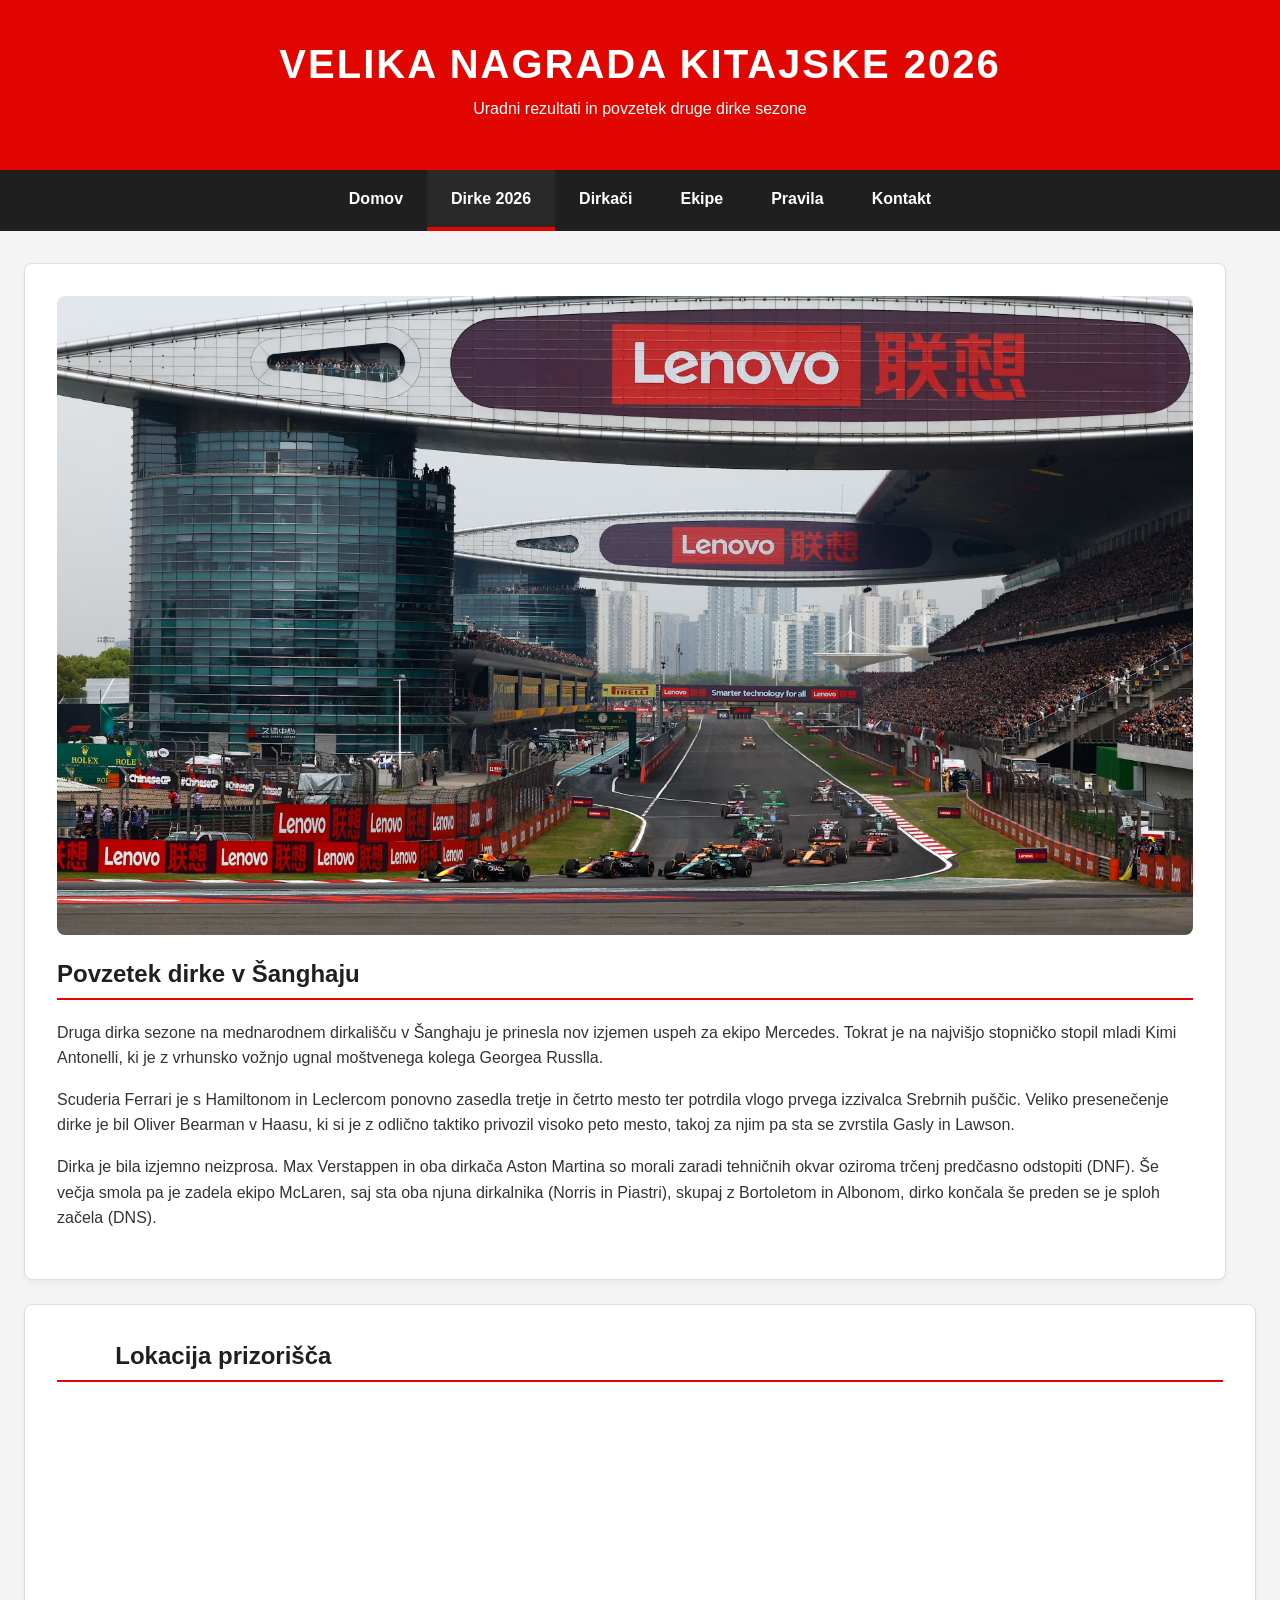
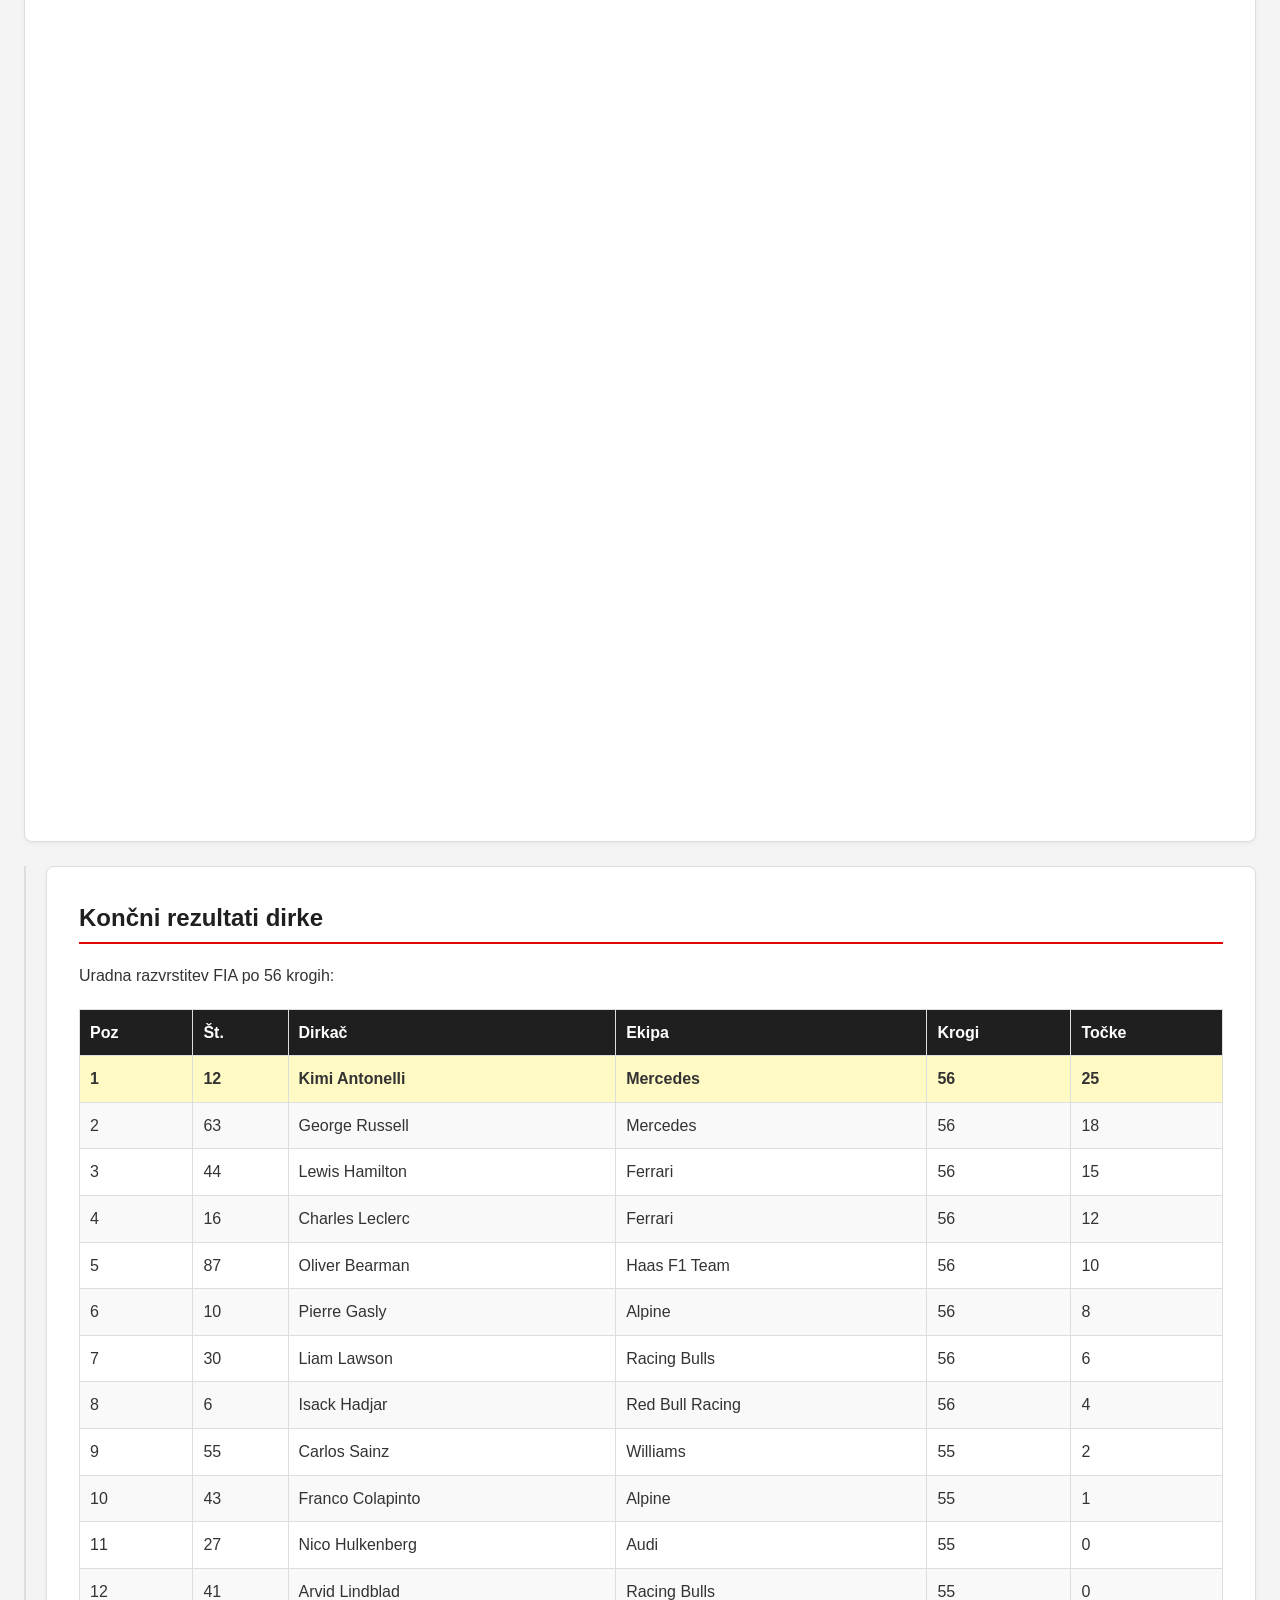
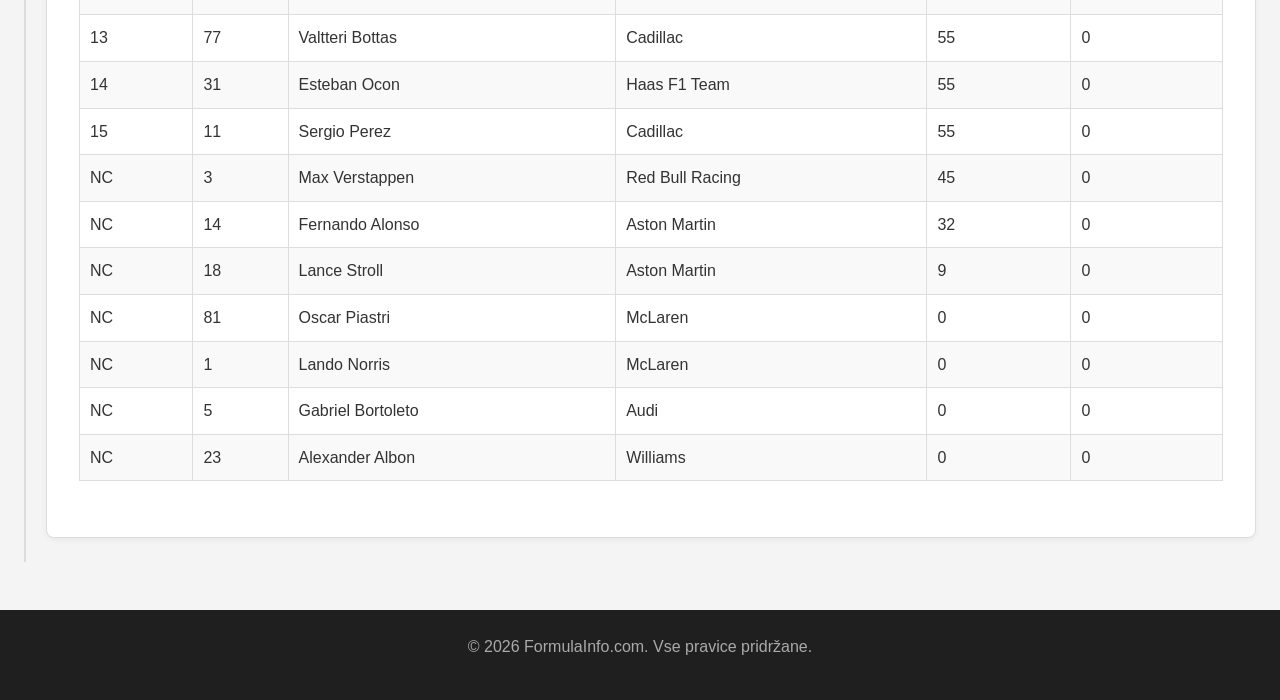
<file: dirka-kitajska.html>
<!DOCTYPE html>
<html lang="sl">

<head>
    <meta charset="UTF-8">
    <meta name="viewport" content="width=device-width, initial-scale=1.0">
    <title>FormulaInfo.com | VN Kitajske</title>
    <link rel="stylesheet" href="CSSstyle.css">
</head>

<body>

    <header>
        <h1>Velika nagrada Kitajske 2026</h1>
        <p>Uradni rezultati in povzetek druge dirke sezone</p>
    </header>

    <nav>
        <ul>
            <li><a href="index.html">Domov</a></li>
            <li><a href="dirke.html" class="trenutno">Dirke 2026</a></li>
            <li><a href="dirkaci.html">Dirkači</a></li>
            <li><a href="ekipe.html">Ekipe</a></li>
            <li><a href="pravila.html">Pravila</a></li>
            <li><a href="kontakt.html">Kontakt</a></li>
        </ul>
    </nav>

    <main>
        <div class="glavna-tabela-dirke">
            <div class="tabela-vrstica-dirke">
                
                <!-- LEVA STRAN: Slika in povzetek -->
                <div class="leva-kolona-dirke">
                    <section>
                        <!-- Prostor za sliko na vrhu -->
                        <img src="Slike/Steze/China.avif" alt="Dogajanje na dirki v Šanghaju" class="velika-slika-dirke">
                        
                        <h2>Povzetek dirke v Šanghaju</h2>
                        <p>Druga dirka sezone na mednarodnem dirkališču v Šanghaju je prinesla nov izjemen uspeh za ekipo Mercedes. Tokrat je na najvišjo stopničko stopil mladi Kimi Antonelli, ki je z vrhunsko vožnjo ugnal moštvenega kolega Georgea Russlla.</p>
                        
                        <p>Scuderia Ferrari je s Hamiltonom in Leclercom ponovno zasedla tretje in četrto mesto ter potrdila vlogo prvega izzivalca Srebrnih puščic. Veliko presenečenje dirke je bil Oliver Bearman v Haasu, ki si je z odlično taktiko privozil visoko peto mesto, takoj za njim pa sta se zvrstila Gasly in Lawson.</p>
                        
                        <p>Dirka je bila izjemno neizprosa. Max Verstappen in oba dirkača Aston Martina so morali zaradi tehničnih okvar oziroma trčenj predčasno odstopiti (DNF). Še večja smola pa je zadela ekipo McLaren, saj sta oba njuna dirkalnika (Norris in Piastri), skupaj z Bortoletom in Albonom, dirko končala še preden se je sploh začela (DNS).</p>
                    </section>
                </div>
                <section class="zemljevid-sekcija">
    <h2>Lokacija prizorišča</h2>
    <div class="zemljevid-kontejner">
        <iframe 
            src="https://www.google.com/maps/embed?pb=!1m18!1m12!1m3!1d13626.699317540268!2d121.2142277716942!3d31.336495204683515!2m3!1f0!2f0!3f0!3m2!1i1024!2i768!4f13.1!3m3!1m2!1s0x35b252033bf9e869%3A0xb304b78996e36d4f!2sShanghai%20International%20Circuit!5e0!3m2!1ssl!2ssi!4v1700000000001!5m2!1ssl!2ssi" 
            width="100%" height="1000" style="border:0;" allowfullscreen="" loading="lazy" referrerpolicy="no-referrer-when-downgrade">
        </iframe>
    </div>
</section>

                <!-- DESNA STRAN: Popolna uradna lestvica vseh 22 dirkačev -->
                <div class="desna-kolona-dirke">
                    <section>
                        <h2>Končni rezultati dirke</h2>
                        <p>Uradna razvrstitev FIA po 56 krogih:</p>
                        
                        <table class="rezultati-tabela">
                            <thead>
                                <tr>
                                    <th>Poz</th>
                                    <th>Št.</th>
                                    <th>Dirkač</th>
                                    <th>Ekipa</th>
                                    <th>Krogi</th>
                                    <th>Točke</th>
                                </tr>
                            </thead>
                            <tbody>
                                <tr class="zmagovalec-vrstica">
                                    <td>1</td>
                                    <td>12</td>
                                    <td>Kimi Antonelli</td>
                                    <td>Mercedes</td>
                                    <td>56</td>
                                    <td>25</td>
                                </tr>
                                <tr>
                                    <td>2</td>
                                    <td>63</td>
                                    <td>George Russell</td>
                                    <td>Mercedes</td>
                                    <td>56</td>
                                    <td>18</td>
                                </tr>
                                <tr>
                                    <td>3</td>
                                    <td>44</td>
                                    <td>Lewis Hamilton</td>
                                    <td>Ferrari</td>
                                    <td>56</td>
                                    <td>15</td>
                                </tr>
                                <tr>
                                    <td>4</td>
                                    <td>16</td>
                                    <td>Charles Leclerc</td>
                                    <td>Ferrari</td>
                                    <td>56</td>
                                    <td>12</td>
                                </tr>
                                <tr>
                                    <td>5</td>
                                    <td>87</td>
                                    <td>Oliver Bearman</td>
                                    <td>Haas F1 Team</td>
                                    <td>56</td>
                                    <td>10</td>
                                </tr>
                                <tr>
                                    <td>6</td>
                                    <td>10</td>
                                    <td>Pierre Gasly</td>
                                    <td>Alpine</td>
                                    <td>56</td>
                                    <td>8</td>
                                </tr>
                                <tr>
                                    <td>7</td>
                                    <td>30</td>
                                    <td>Liam Lawson</td>
                                    <td>Racing Bulls</td>
                                    <td>56</td>
                                    <td>6</td>
                                </tr>
                                <tr>
                                    <td>8</td>
                                    <td>6</td>
                                    <td>Isack Hadjar</td>
                                    <td>Red Bull Racing</td>
                                    <td>56</td>
                                    <td>4</td>
                                </tr>
                                <tr>
                                    <td>9</td>
                                    <td>55</td>
                                    <td>Carlos Sainz</td>
                                    <td>Williams</td>
                                    <td>55</td>
                                    <td>2</td>
                                </tr>
                                <tr>
                                    <td>10</td>
                                    <td>43</td>
                                    <td>Franco Colapinto</td>
                                    <td>Alpine</td>
                                    <td>55</td>
                                    <td>1</td>
                                </tr>
                                <tr>
                                    <td>11</td>
                                    <td>27</td>
                                    <td>Nico Hulkenberg</td>
                                    <td>Audi</td>
                                    <td>55</td>
                                    <td>0</td>
                                </tr>
                                <tr>
                                    <td>12</td>
                                    <td>41</td>
                                    <td>Arvid Lindblad</td>
                                    <td>Racing Bulls</td>
                                    <td>55</td>
                                    <td>0</td>
                                </tr>
                                <tr>
                                    <td>13</td>
                                    <td>77</td>
                                    <td>Valtteri Bottas</td>
                                    <td>Cadillac</td>
                                    <td>55</td>
                                    <td>0</td>
                                </tr>
                                <tr>
                                    <td>14</td>
                                    <td>31</td>
                                    <td>Esteban Ocon</td>
                                    <td>Haas F1 Team</td>
                                    <td>55</td>
                                    <td>0</td>
                                </tr>
                                <tr>
                                    <td>15</td>
                                    <td>11</td>
                                    <td>Sergio Perez</td>
                                    <td>Cadillac</td>
                                    <td>55</td>
                                    <td>0</td>
                                </tr>
                                <tr>
                                    <td>NC</td>
                                    <td>3</td>
                                    <td>Max Verstappen</td>
                                    <td>Red Bull Racing</td>
                                    <td>45</td>
                                    <td>0</td>
                                </tr>
                                <tr>
                                    <td>NC</td>
                                    <td>14</td>
                                    <td>Fernando Alonso</td>
                                    <td>Aston Martin</td>
                                    <td>32</td>
                                    <td>0</td>
                                </tr>
                                <tr>
                                    <td>NC</td>
                                    <td>18</td>
                                    <td>Lance Stroll</td>
                                    <td>Aston Martin</td>
                                    <td>9</td>
                                    <td>0</td>
                                </tr>
                                <tr>
                                    <td>NC</td>
                                    <td>81</td>
                                    <td>Oscar Piastri</td>
                                    <td>McLaren</td>
                                    <td>0</td>
                                    <td>0</td>
                                </tr>
                                <tr>
                                    <td>NC</td>
                                    <td>1</td>
                                    <td>Lando Norris</td>
                                    <td>McLaren</td>
                                    <td>0</td>
                                    <td>0</td>
                                </tr>
                                <tr>
                                    <td>NC</td>
                                    <td>5</td>
                                    <td>Gabriel Bortoleto</td>
                                    <td>Audi</td>
                                    <td>0</td>
                                    <td>0</td>
                                </tr>
                                <tr>
                                    <td>NC</td>
                                    <td>23</td>
                                    <td>Alexander Albon</td>
                                    <td>Williams</td>
                                    <td>0</td>
                                    <td>0</td>
                                </tr>
                            </tbody>
                        </table>
                    </section>
                </div>

            </div>
        </div>
    </main>

    <footer>
        <p>&copy; 2026 FormulaInfo.com. Vse pravice pridržane.</p>
    </footer>

</body>

</html>
</file>
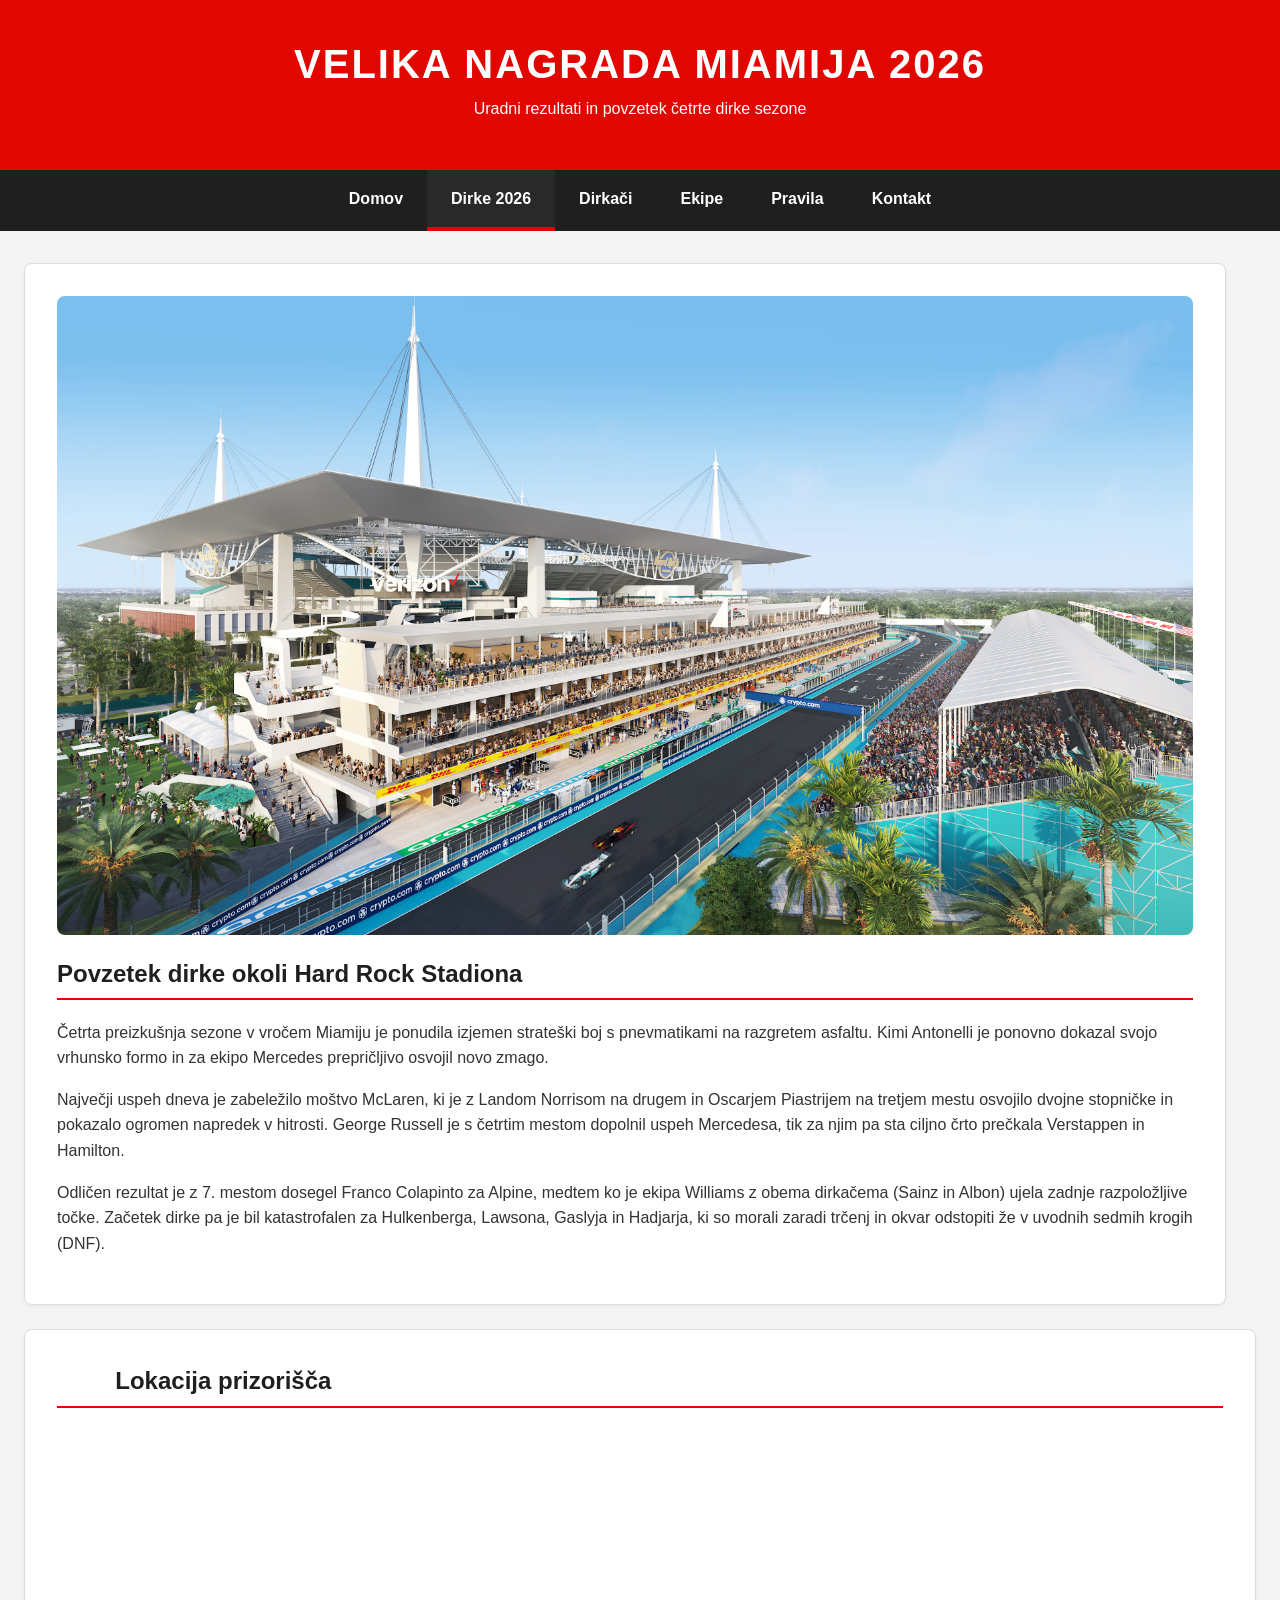
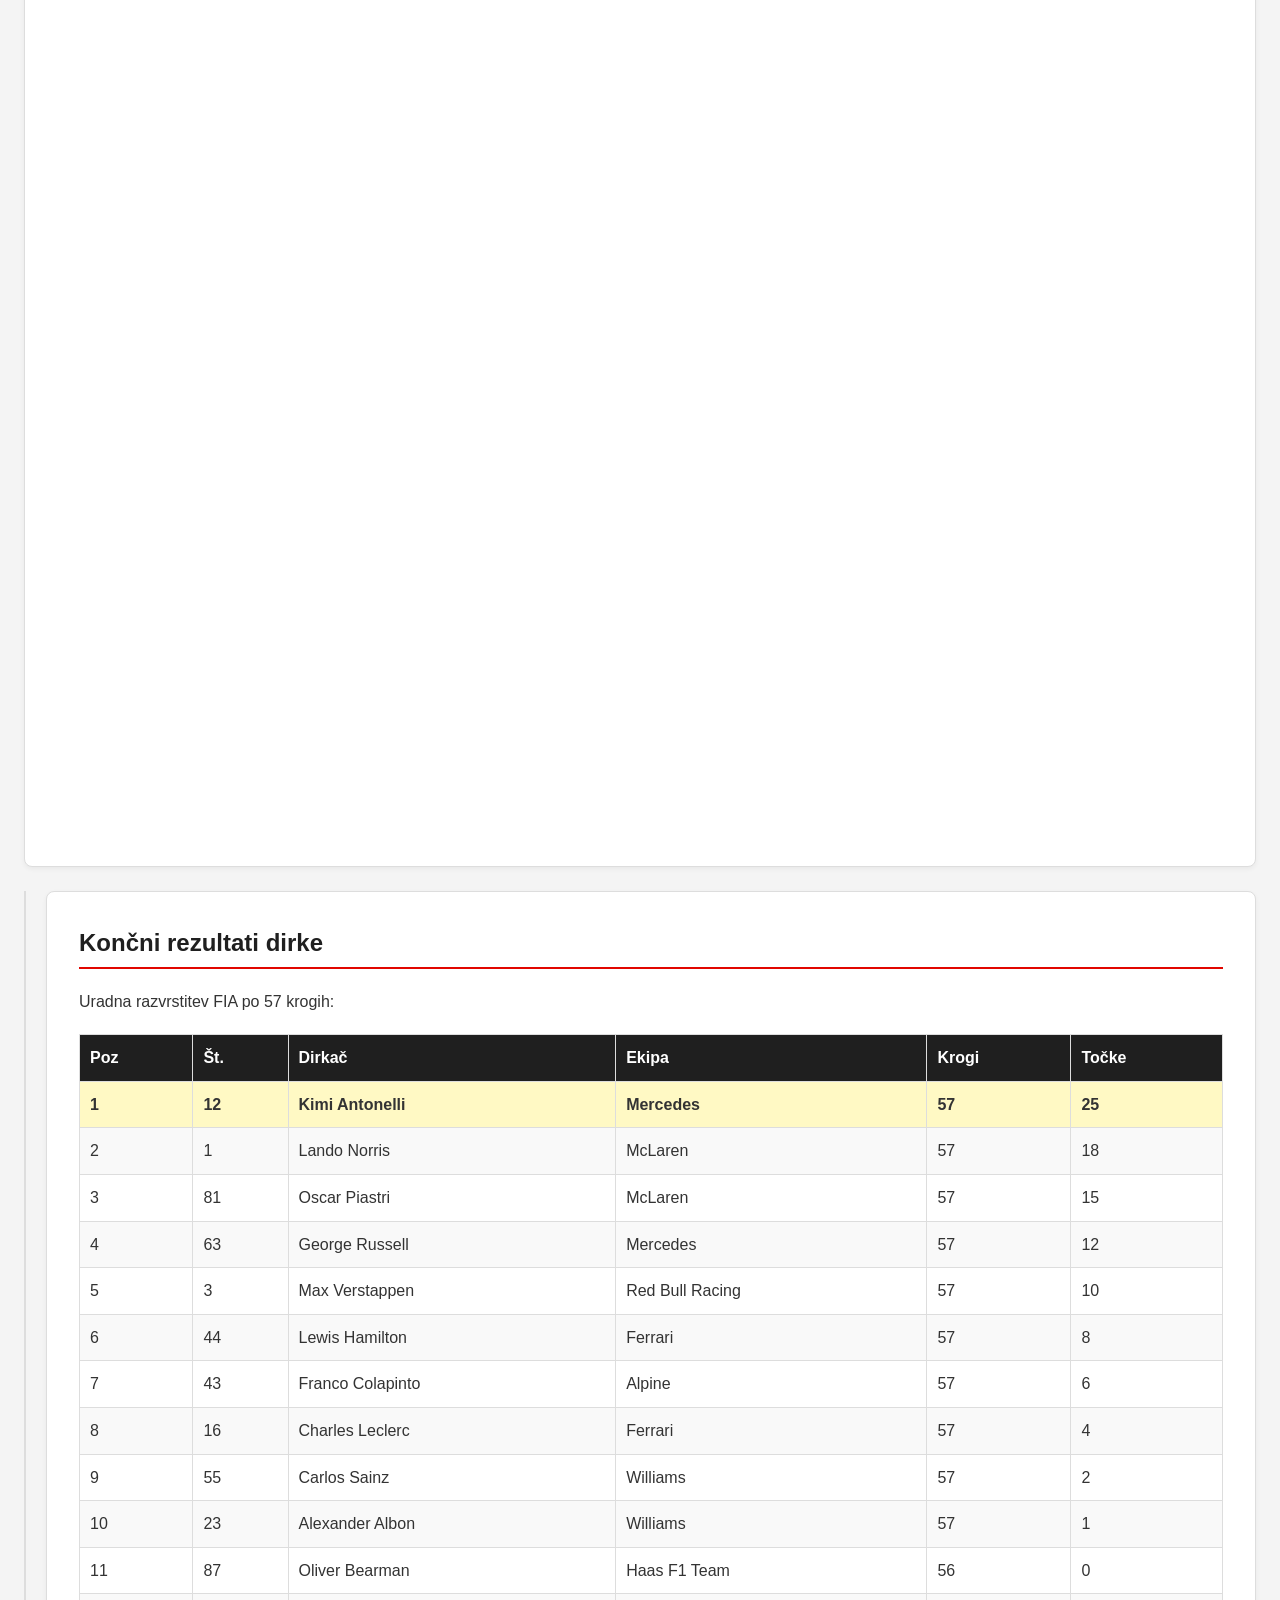
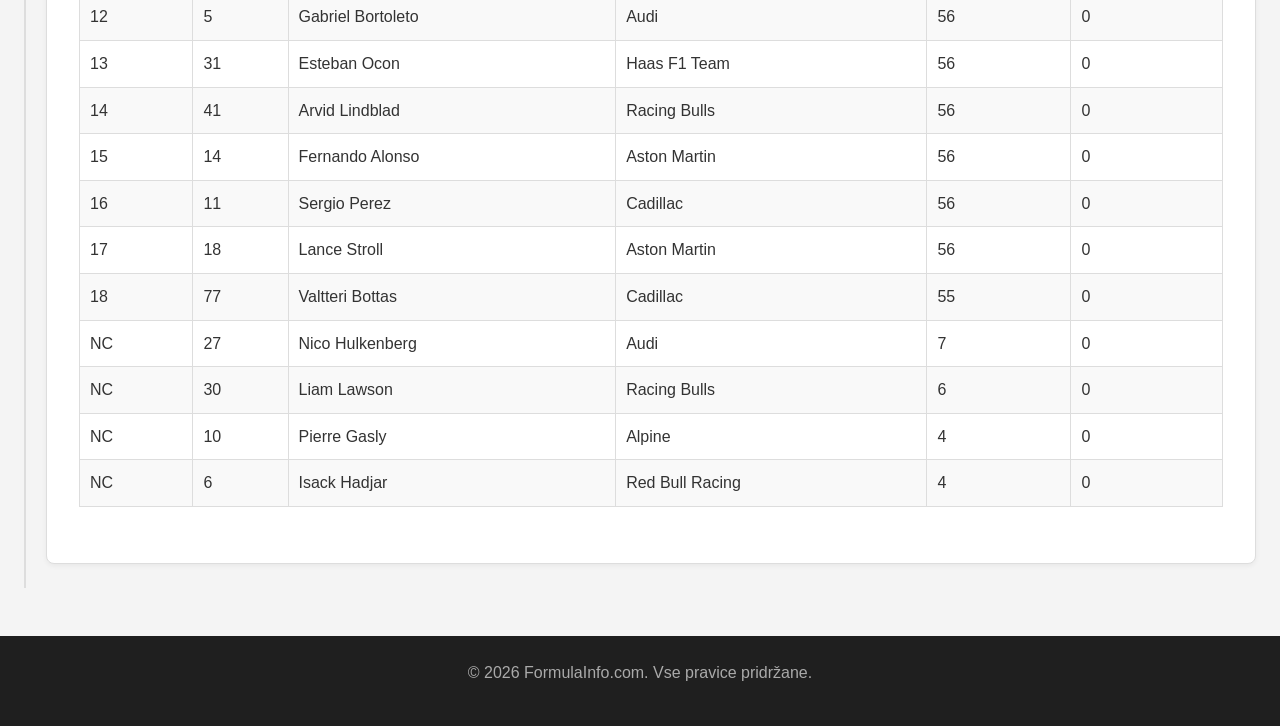
<file: dirka-miami.html>
<!DOCTYPE html>
<html lang="sl">

<head>
    <meta charset="UTF-8">
    <meta name="viewport" content="width=device-width, initial-scale=1.0">
    <title>FormulaInfo.com | VN Miamija</title>
    <link rel="stylesheet" href="CSSstyle.css">
</head>

<body>

    <header>
        <h1>Velika nagrada Miamija 2026</h1>
        <p>Uradni rezultati in povzetek četrte dirke sezone</p>
    </header>

    <nav>
        <ul>
            <li><a href="index.html">Domov</a></li>
            <li><a href="dirke.html" class="trenutno">Dirke 2026</a></li>
            <li><a href="dirkaci.html">Dirkači</a></li>
            <li><a href="ekipe.html">Ekipe</a></li>
            <li><a href="pravila.html">Pravila</a></li>
            <li><a href="kontakt.html">Kontakt</a></li>
        </ul>
    </nav>

    <main>
        <div class="glavna-tabela-dirke">
            <div class="tabela-vrstica-dirke">
                
                <!-- LEVA STRAN: Slika in povzetek -->
                <div class="leva-kolona-dirke">
                    <section>
                        <!-- Prostor za sliko na vrhu -->
                        <img src="Slike/Steze/miam.avif" alt="Dogajanje na dirki v Miamiju" class="velika-slika-dirke">
                        
                        <h2>Povzetek dirke okoli Hard Rock Stadiona</h2>
                        <p>Četrta preizkušnja sezone v vročem Miamiju je ponudila izjemen strateški boj s pnevmatikami na razgretem asfaltu. Kimi Antonelli je ponovno dokazal svojo vrhunsko formo in za ekipo Mercedes prepričljivo osvojil novo zmago.</p>
                        
                        <p>Največji uspeh dneva je zabeležilo moštvo McLaren, ki je z Landom Norrisom na drugem in Oscarjem Piastrijem na tretjem mestu osvojilo dvojne stopničke in pokazalo ogromen napredek v hitrosti. George Russell je s četrtim mestom dopolnil uspeh Mercedesa, tik za njim pa sta ciljno črto prečkala Verstappen in Hamilton.</p>
                        
                        <p>Odličen rezultat je z 7. mestom dosegel Franco Colapinto za Alpine, medtem ko je ekipa Williams z obema dirkačema (Sainz in Albon) ujela zadnje razpoložljive točke. Začetek dirke pa je bil katastrofalen za Hulkenberga, Lawsona, Gaslyja in Hadjarja, ki so morali zaradi trčenj in okvar odstopiti že v uvodnih sedmih krogih (DNF).</p>
                    </section>
                </div>
<section class="zemljevid-sekcija">
    <h2>Lokacija prizorišča</h2>
    <div class="zemljevid-kontejner">
        <iframe 
            src="https://www.google.com/maps/embed?pb=!1m18!1m12!1m3!1d3587.3532454645284!2d-80.24278452377284!3d25.95650117726915!2m3!1f0!2f0!3f0!3m2!1i1024!2i768!4f13.1!3m3!1m2!1s0x88d9b33a5933c09f%3A0xc3cf881cf7381ff9!2sMiami%20International%20Autodrome!5e0!3m2!1ssl!2ssi!4v1717942000000!5m2!1ssl!2ssi" 
            width="100%" height="1000" style="border:0;" allowfullscreen="" loading="lazy" referrerpolicy="no-referrer-when-downgrade">
        </iframe>
    </div>
</section>
                <!-- DESNA STRAN: Popolna uradna lestvica vseh 22 dirkačev -->
                <div class="desna-kolona-dirke">
                    <section>
                        <h2>Končni rezultati dirke</h2>
                        <p>Uradna razvrstitev FIA po 57 krogih:</p>
                        
                        <table class="rezultati-tabela">
                            <thead>
                                <tr>
                                    <th>Poz</th>
                                    <th>Št.</th>
                                    <th>Dirkač</th>
                                    <th>Ekipa</th>
                                    <th>Krogi</th>
                                    <th>Točke</th>
                                </tr>
                            </thead>
                            <tbody>
                                <tr class="zmagovalec-vrstica">
                                    <td>1</td>
                                    <td>12</td>
                                    <td>Kimi Antonelli</td>
                                    <td>Mercedes</td>
                                    <td>57</td>
                                    <td>25</td>
                                </tr>
                                <tr>
                                    <td>2</td>
                                    <td>1</td>
                                    <td>Lando Norris</td>
                                    <td>McLaren</td>
                                    <td>57</td>
                                    <td>18</td>
                                </tr>
                                <tr>
                                    <td>3</td>
                                    <td>81</td>
                                    <td>Oscar Piastri</td>
                                    <td>McLaren</td>
                                    <td>57</td>
                                    <td>15</td>
                                </tr>
                                <tr>
                                    <td>4</td>
                                    <td>63</td>
                                    <td>George Russell</td>
                                    <td>Mercedes</td>
                                    <td>57</td>
                                    <td>12</td>
                                </tr>
                                <tr>
                                    <td>5</td>
                                    <td>3</td>
                                    <td>Max Verstappen</td>
                                    <td>Red Bull Racing</td>
                                    <td>57</td>
                                    <td>10</td>
                                </tr>
                                <tr>
                                    <td>6</td>
                                    <td>44</td>
                                    <td>Lewis Hamilton</td>
                                    <td>Ferrari</td>
                                    <td>57</td>
                                    <td>8</td>
                                </tr>
                                <tr>
                                    <td>7</td>
                                    <td>43</td>
                                    <td>Franco Colapinto</td>
                                    <td>Alpine</td>
                                    <td>57</td>
                                    <td>6</td>
                                </tr>
                                <tr>
                                    <td>8</td>
                                    <td>16</td>
                                    <td>Charles Leclerc</td>
                                    <td>Ferrari</td>
                                    <td>57</td>
                                    <td>4</td>
                                </tr>
                                <tr>
                                    <td>9</td>
                                    <td>55</td>
                                    <td>Carlos Sainz</td>
                                    <td>Williams</td>
                                    <td>57</td>
                                    <td>2</td>
                                </tr>
                                <tr>
                                    <td>10</td>
                                    <td>23</td>
                                    <td>Alexander Albon</td>
                                    <td>Williams</td>
                                    <td>57</td>
                                    <td>1</td>
                                </tr>
                                <tr>
                                    <td>11</td>
                                    <td>87</td>
                                    <td>Oliver Bearman</td>
                                    <td>Haas F1 Team</td>
                                    <td>56</td>
                                    <td>0</td>
                                </tr>
                                <tr>
                                    <td>12</td>
                                    <td>5</td>
                                    <td>Gabriel Bortoleto</td>
                                    <td>Audi</td>
                                    <td>56</td>
                                    <td>0</td>
                                </tr>
                                <tr>
                                    <td>13</td>
                                    <td>31</td>
                                    <td>Esteban Ocon</td>
                                    <td>Haas F1 Team</td>
                                    <td>56</td>
                                    <td>0</td>
                                </tr>
                                <tr>
                                    <td>14</td>
                                    <td>41</td>
                                    <td>Arvid Lindblad</td>
                                    <td>Racing Bulls</td>
                                    <td>56</td>
                                    <td>0</td>
                                </tr>
                                <tr>
                                    <td>15</td>
                                    <td>14</td>
                                    <td>Fernando Alonso</td>
                                    <td>Aston Martin</td>
                                    <td>56</td>
                                    <td>0</td>
                                </tr>
                                <tr>
                                    <td>16</td>
                                    <td>11</td>
                                    <td>Sergio Perez</td>
                                    <td>Cadillac</td>
                                    <td>56</td>
                                    <td>0</td>
                                </tr>
                                <tr>
                                    <td>17</td>
                                    <td>18</td>
                                    <td>Lance Stroll</td>
                                    <td>Aston Martin</td>
                                    <td>56</td>
                                    <td>0</td>
                                </tr>
                                <tr>
                                    <td>18</td>
                                    <td>77</td>
                                    <td>Valtteri Bottas</td>
                                    <td>Cadillac</td>
                                    <td>55</td>
                                    <td>0</td>
                                </tr>
                                <tr>
                                    <td>NC</td>
                                    <td>27</td>
                                    <td>Nico Hulkenberg</td>
                                    <td>Audi</td>
                                    <td>7</td>
                                    <td>0</td>
                                </tr>
                                <tr>
                                    <td>NC</td>
                                    <td>30</td>
                                    <td>Liam Lawson</td>
                                    <td>Racing Bulls</td>
                                    <td>6</td>
                                    <td>0</td>
                                </tr>
                                <tr>
                                    <td>NC</td>
                                    <td>10</td>
                                    <td>Pierre Gasly</td>
                                    <td>Alpine</td>
                                    <td>4</td>
                                    <td>0</td>
                                </tr>
                                <tr>
                                    <td>NC</td>
                                    <td>6</td>
                                    <td>Isack Hadjar</td>
                                    <td>Red Bull Racing</td>
                                    <td>4</td>
                                    <td>0</td>
                                </tr>
                            </tbody>
                        </table>
                    </section>
                </div>

            </div>
        </div>
    </main>

    <footer>
        <p>&copy; 2026 FormulaInfo.com. Vse pravice pridržane.</p>
    </footer>

</body>

</html>
</file>
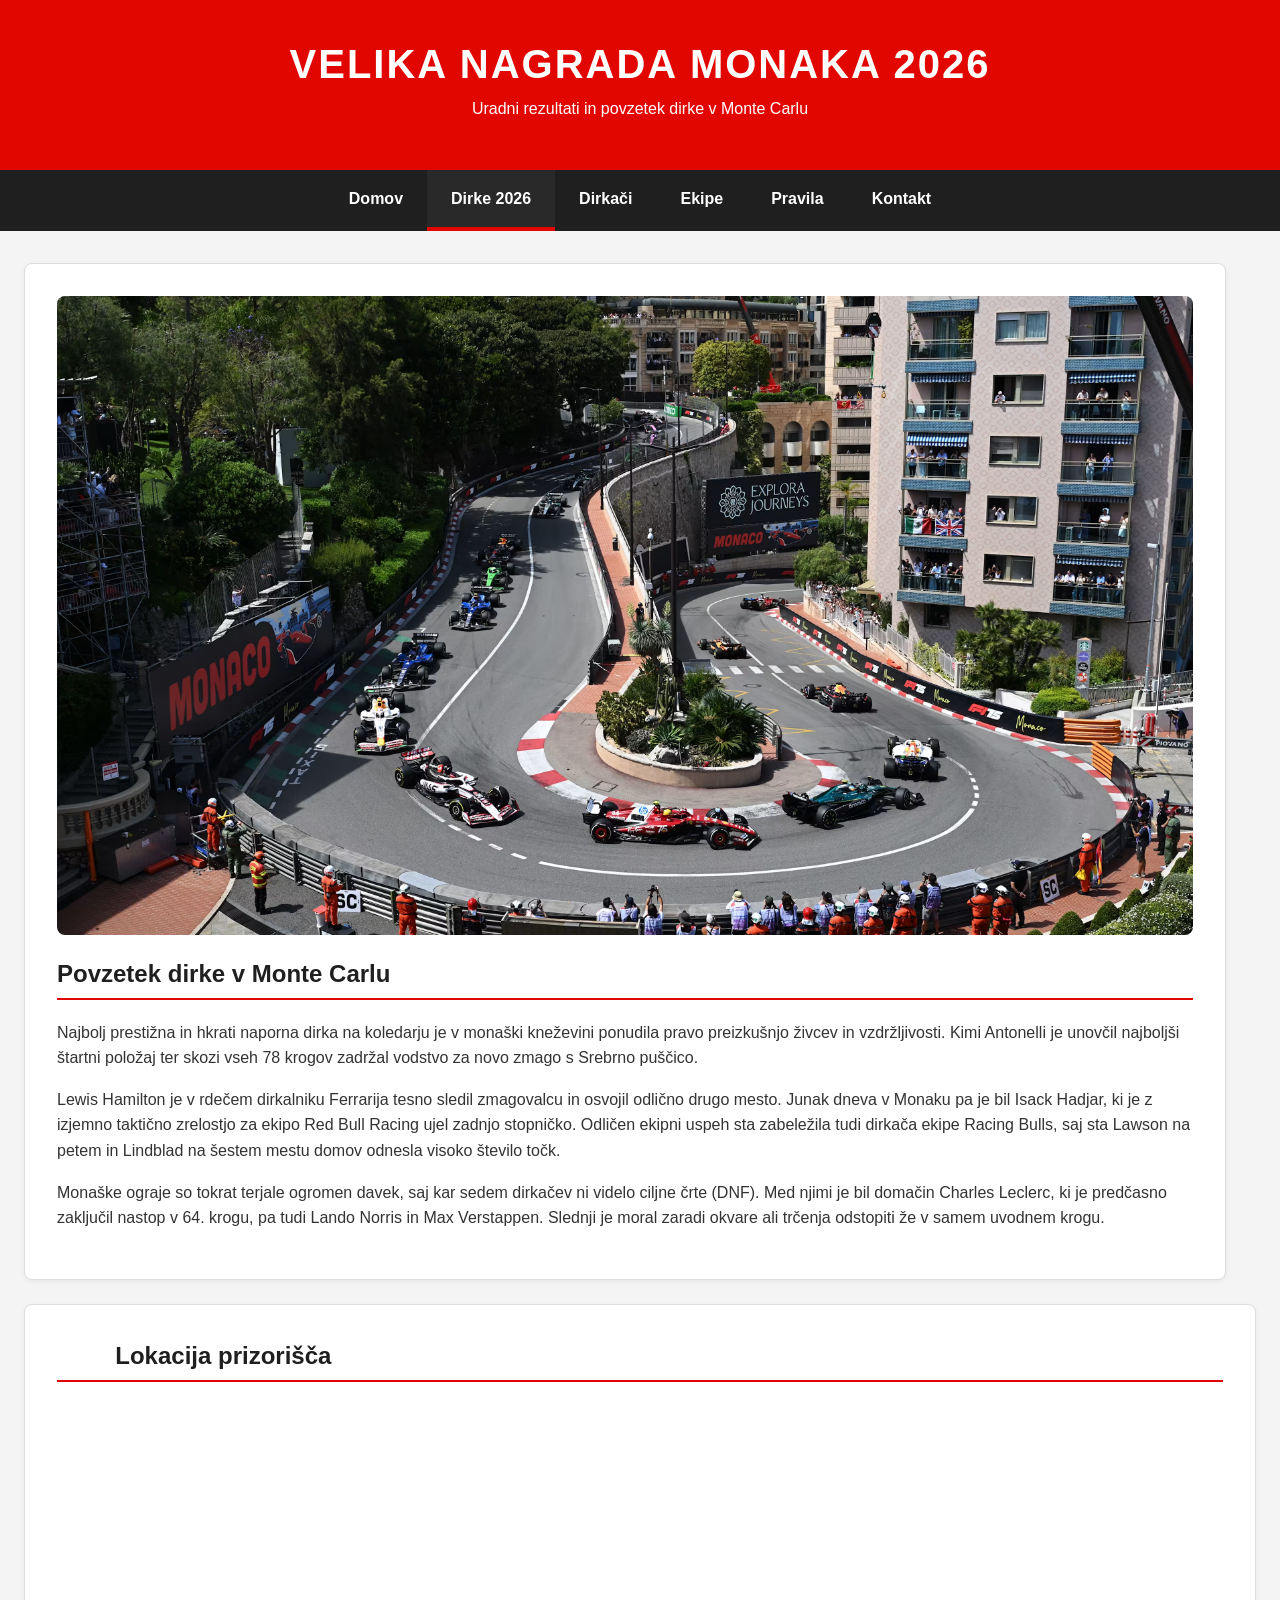
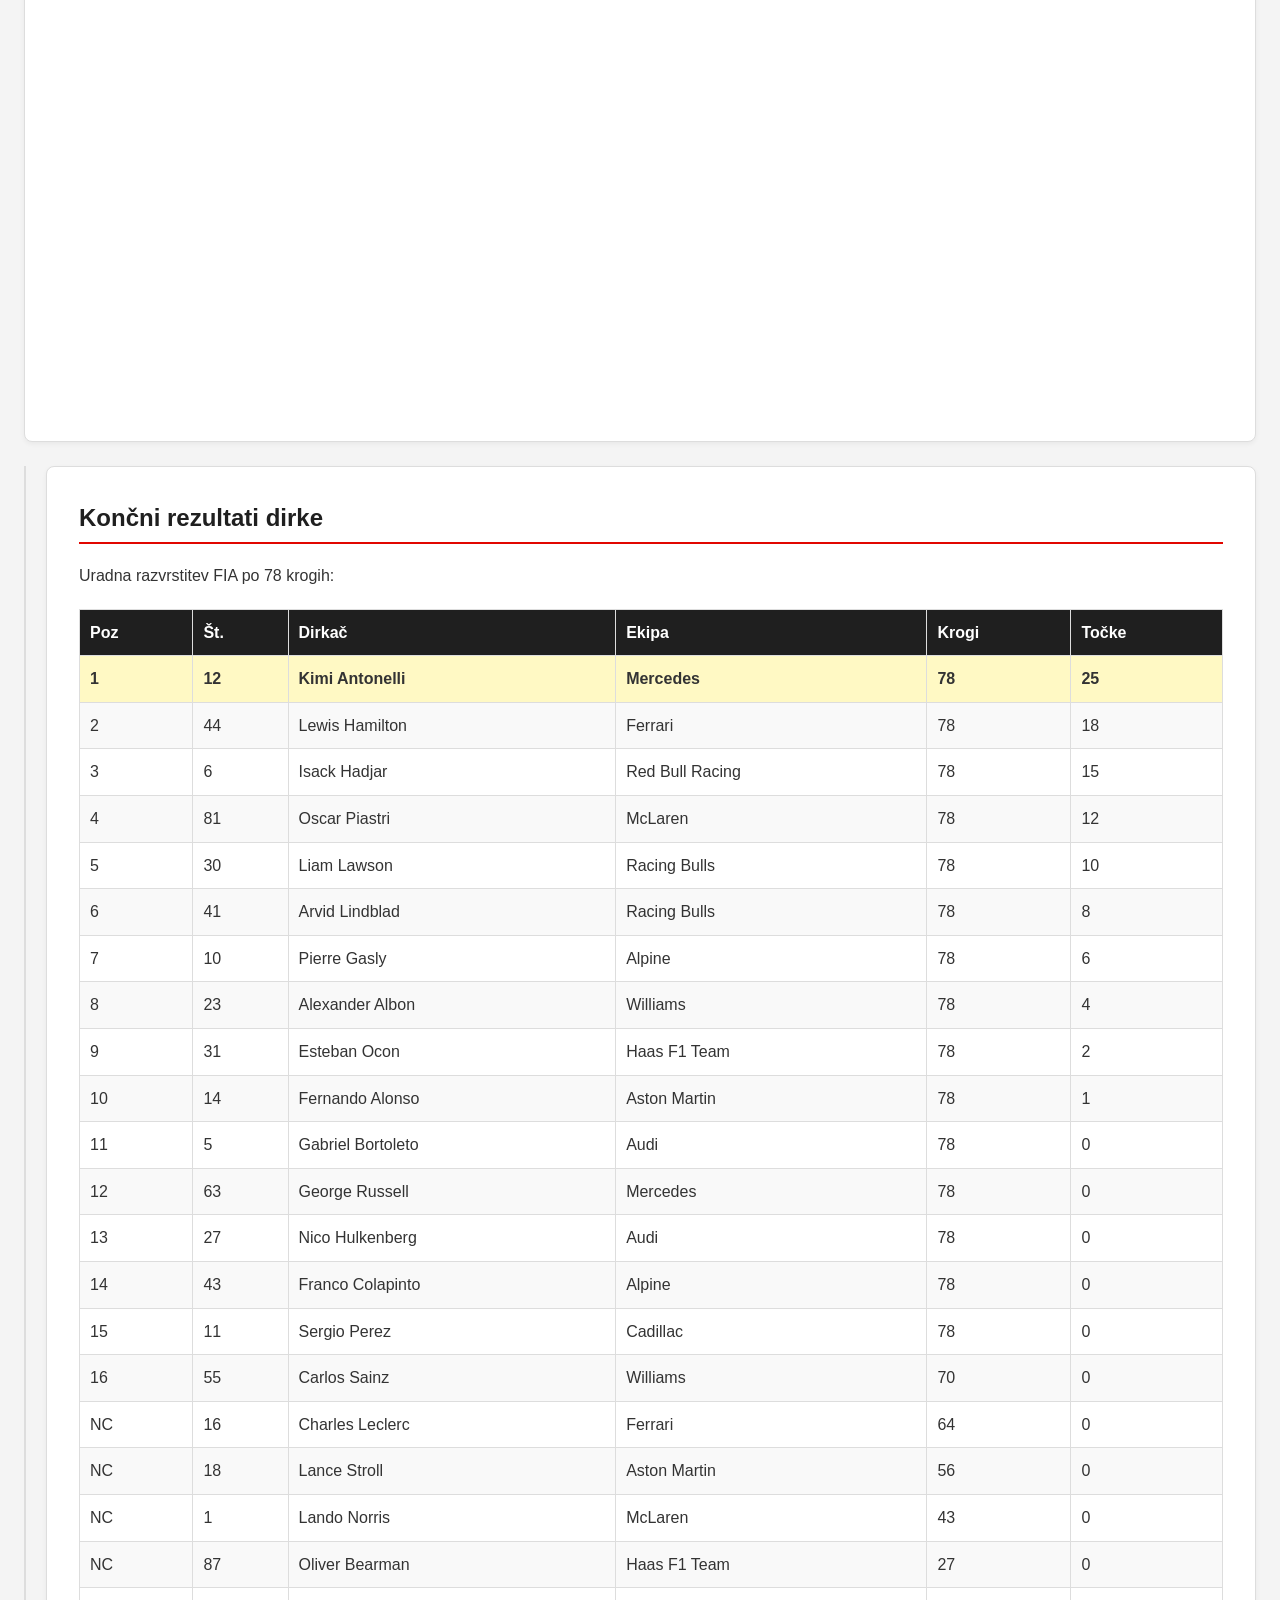
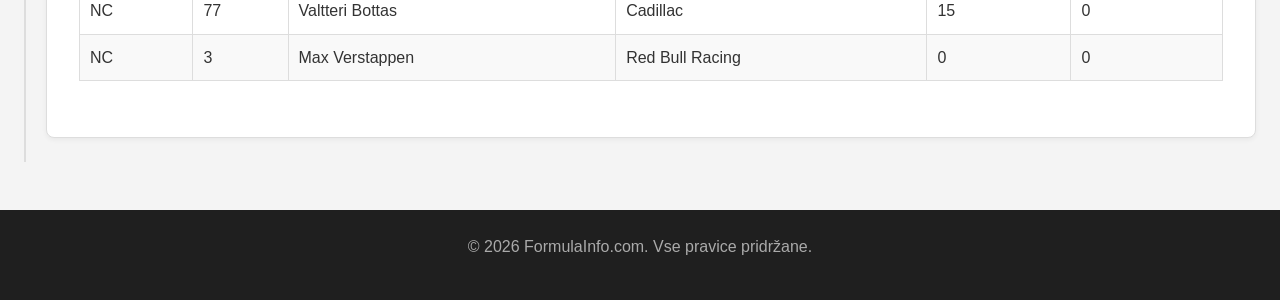
<file: dirka-monaco.html>
<!DOCTYPE html>
<html lang="sl">

<head>
    <meta charset="UTF-8">
    <meta name="viewport" content="width=device-width, initial-scale=1.0">
    <title>FormulaInfo.com | VN Monaka</title>
    <link rel="stylesheet" href="CSSstyle.css">
</head>

<body>

    <header>
        <h1>Velika nagrada Monaka 2026</h1>
        <p>Uradni rezultati in povzetek dirke v Monte Carlu</p>
    </header>

    <nav>
        <ul>
            <li><a href="index.html">Domov</a></li>
            <li><a href="dirke.html" class="trenutno">Dirke 2026</a></li>
            <li><a href="dirkaci.html">Dirkači</a></li>
            <li><a href="ekipe.html">Ekipe</a></li>
            <li><a href="pravila.html">Pravila</a></li>
            <li><a href="kontakt.html">Kontakt</a></li>
        </ul>
    </nav>

    <main>
        <div class="glavna-tabela-dirke">
            <div class="tabela-vrstica-dirke">
                
                <!-- LEVA STRAN: Slika in povzetek -->
                <div class="leva-kolona-dirke">
                    <section>
                        <!-- Prostor za sliko na vrhu -->
                        <img src="Slike/Steze/Monaco.avif" alt="Dogajanje na dirki v Monaku" class="velika-slika-dirke">
                        
                        <h2>Povzetek dirke v Monte Carlu</h2>
                        <p>Najbolj prestižna in hkrati naporna dirka na koledarju je v monaški kneževini ponudila pravo preizkušnjo živcev in vzdržljivosti. Kimi Antonelli je unovčil najboljši štartni položaj ter skozi vseh 78 krogov zadržal vodstvo za novo zmago s Srebrno puščico.</p>
                        
                        <p>Lewis Hamilton je v rdečem dirkalniku Ferrarija tesno sledil zmagovalcu in osvojil odlično drugo mesto. Junak dneva v Monaku pa je bil Isack Hadjar, ki je z izjemno taktično zrelostjo za ekipo Red Bull Racing ujel zadnjo stopničko. Odličen ekipni uspeh sta zabeležila tudi dirkača ekipe Racing Bulls, saj sta Lawson na petem in Lindblad na šestem mestu domov odnesla visoko število točk.</p>
                        
                        <p>Monaške ograje so tokrat terjale ogromen davek, saj kar sedem dirkačev ni videlo ciljne črte (DNF). Med njimi je bil domačin Charles Leclerc, ki je predčasno zaključil nastop v 64. krogu, pa tudi Lando Norris in Max Verstappen. Slednji je moral zaradi okvare ali trčenja odstopiti že v samem uvodnem krogu.</p>
                    </section>
                </div>
                <section class="zemljevid-sekcija">
    <h2>Lokacija prizorišča</h2>
    <div class="zemljevid-kontejner">
        <iframe 
            src="https://www.google.com/maps/embed?pb=!1m18!1m12!1m3!1d2884.270929579738!2d7.420138911380126!3d43.736070670973656!2m3!1f0!2f0!3f0!3m2!1i1024!2i768!4f13.1!3m3!1m2!1s0x12cdc2b01daea117%3A0x4a9d7019a16f2c01!2sCircuit%20de%20Monaco!5e0!3m2!1ssl!2ssi!4v1717942500000!5m2!1ssl!2ssi" width="100%" height="600" style="border:0;" allowfullscreen="" loading="lazy" 
            width="100%" height="1000" style="border:0;" allowfullscreen="" loading="lazy" referrerpolicy="no-referrer-when-downgrade">
        </iframe>
    </div>
</section>

                <!-- DESNA STRAN: Popolna uradna lestvica vseh 22 dirkačev -->
                <div class="desna-kolona-dirke">
                    <section>
                        <h2>Končni rezultati dirke</h2>
                        <p>Uradna razvrstitev FIA po 78 krogih:</p>
                        
                        <table class="rezultati-tabela">
                            <thead>
                                <tr>
                                    <th>Poz</th>
                                    <th>Št.</th>
                                    <th>Dirkač</th>
                                    <th>Ekipa</th>
                                    <th>Krogi</th>
                                    <th>Točke</th>
                                </tr>
                            </thead>
                            <tbody>
                                <tr class="zmagovalec-vrstica">
                                    <td>1</td>
                                    <td>12</td>
                                    <td>Kimi Antonelli</td>
                                    <td>Mercedes</td>
                                    <td>78</td>
                                    <td>25</td>
                                </tr>
                                <tr>
                                    <td>2</td>
                                    <td>44</td>
                                    <td>Lewis Hamilton</td>
                                    <td>Ferrari</td>
                                    <td>78</td>
                                    <td>18</td>
                                </tr>
                                <tr>
                                    <td>3</td>
                                    <td>6</td>
                                    <td>Isack Hadjar</td>
                                    <td>Red Bull Racing</td>
                                    <td>78</td>
                                    <td>15</td>
                                </tr>
                                <tr>
                                    <td>4</td>
                                    <td>81</td>
                                    <td>Oscar Piastri</td>
                                    <td>McLaren</td>
                                    <td>78</td>
                                    <td>12</td>
                                </tr>
                                <tr>
                                    <td>5</td>
                                    <td>30</td>
                                    <td>Liam Lawson</td>
                                    <td>Racing Bulls</td>
                                    <td>78</td>
                                    <td>10</td>
                                </tr>
                                <tr>
                                    <td>6</td>
                                    <td>41</td>
                                    <td>Arvid Lindblad</td>
                                    <td>Racing Bulls</td>
                                    <td>78</td>
                                    <td>8</td>
                                </tr>
                                <tr>
                                    <td>7</td>
                                    <td>10</td>
                                    <td>Pierre Gasly</td>
                                    <td>Alpine</td>
                                    <td>78</td>
                                    <td>6</td>
                                </tr>
                                <tr>
                                    <td>8</td>
                                    <td>23</td>
                                    <td>Alexander Albon</td>
                                    <td>Williams</td>
                                    <td>78</td>
                                    <td>4</td>
                                </tr>
                                <tr>
                                    <td>9</td>
                                    <td>31</td>
                                    <td>Esteban Ocon</td>
                                    <td>Haas F1 Team</td>
                                    <td>78</td>
                                    <td>2</td>
                                </tr>
                                <tr>
                                    <td>10</td>
                                    <td>14</td>
                                    <td>Fernando Alonso</td>
                                    <td>Aston Martin</td>
                                    <td>78</td>
                                    <td>1</td>
                                </tr>
                                <tr>
                                    <td>11</td>
                                    <td>5</td>
                                    <td>Gabriel Bortoleto</td>
                                    <td>Audi</td>
                                    <td>78</td>
                                    <td>0</td>
                                </tr>
                                <tr>
                                    <td>12</td>
                                    <td>63</td>
                                    <td>George Russell</td>
                                    <td>Mercedes</td>
                                    <td>78</td>
                                    <td>0</td>
                                </tr>
                                <tr>
                                    <td>13</td>
                                    <td>27</td>
                                    <td>Nico Hulkenberg</td>
                                    <td>Audi</td>
                                    <td>78</td>
                                    <td>0</td>
                                </tr>
                                <tr>
                                    <td>14</td>
                                    <td>43</td>
                                    <td>Franco Colapinto</td>
                                    <td>Alpine</td>
                                    <td>78</td>
                                    <td>0</td>
                                </tr>
                                <tr>
                                    <td>15</td>
                                    <td>11</td>
                                    <td>Sergio Perez</td>
                                    <td>Cadillac</td>
                                    <td>78</td>
                                    <td>0</td>
                                </tr>
                                <tr>
                                    <td>16</td>
                                    <td>55</td>
                                    <td>Carlos Sainz</td>
                                    <td>Williams</td>
                                    <td>70</td>
                                    <td>0</td>
                                </tr>
                                <tr>
                                    <td>NC</td>
                                    <td>16</td>
                                    <td>Charles Leclerc</td>
                                    <td>Ferrari</td>
                                    <td>64</td>
                                    <td>0</td>
                                </tr>
                                <tr>
                                    <td>NC</td>
                                    <td>18</td>
                                    <td>Lance Stroll</td>
                                    <td>Aston Martin</td>
                                    <td>56</td>
                                    <td>0</td>
                                </tr>
                                <tr>
                                    <td>NC</td>
                                    <td>1</td>
                                    <td>Lando Norris</td>
                                    <td>McLaren</td>
                                    <td>43</td>
                                    <td>0</td>
                                </tr>
                                <tr>
                                    <td>NC</td>
                                    <td>87</td>
                                    <td>Oliver Bearman</td>
                                    <td>Haas F1 Team</td>
                                    <td>27</td>
                                    <td>0</td>
                                </tr>
                                <tr>
                                    <td>NC</td>
                                    <td>77</td>
                                    <td>Valtteri Bottas</td>
                                    <td>Cadillac</td>
                                    <td>15</td>
                                    <td>0</td>
                                </tr>
                                <tr>
                                    <td>NC</td>
                                    <td>3</td>
                                    <td>Max Verstappen</td>
                                    <td>Red Bull Racing</td>
                                    <td>0</td>
                                    <td>0</td>
                                </tr>
                            </tbody>
                        </table>
                    </section>
                </div>

            </div>
        </div>
    </main>

    <footer>
        <p>&copy; 2026 FormulaInfo.com. Vse pravice pridržane.</p>
    </footer>

</body>

</html>
</file>
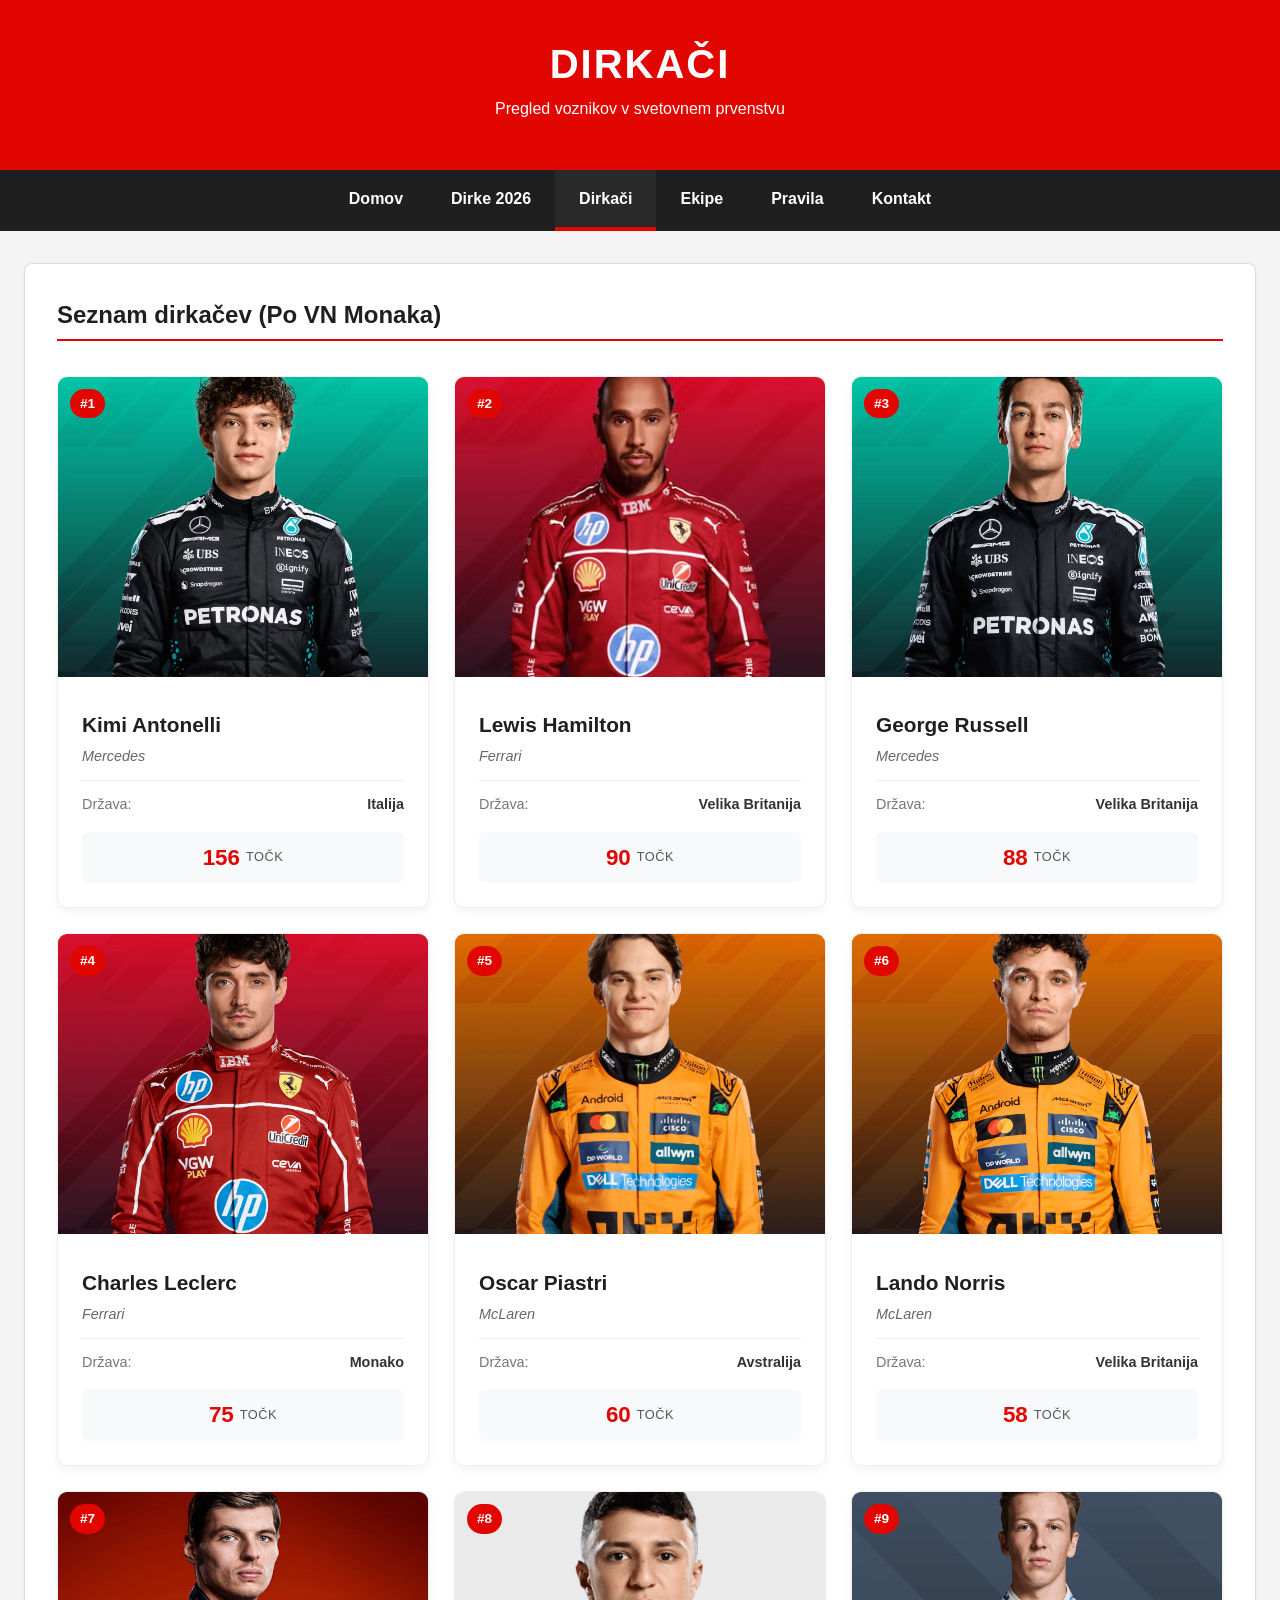
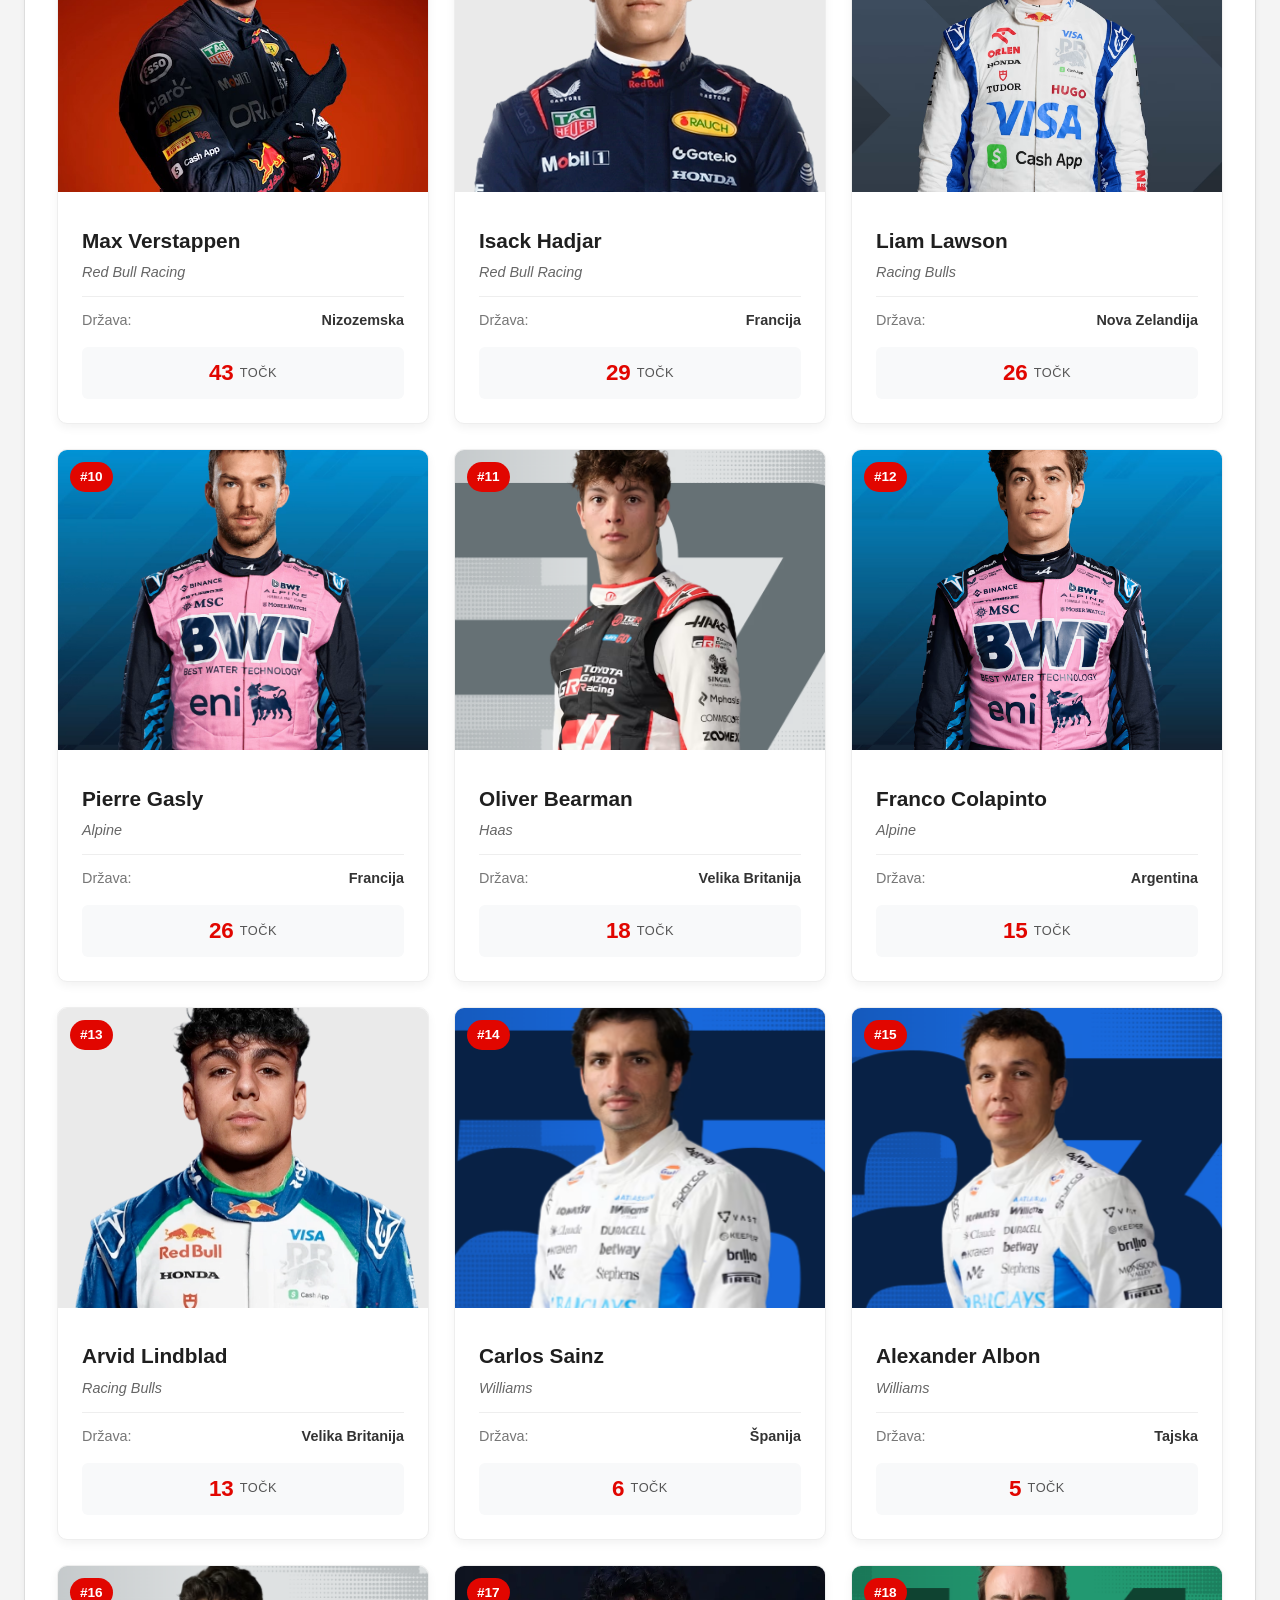
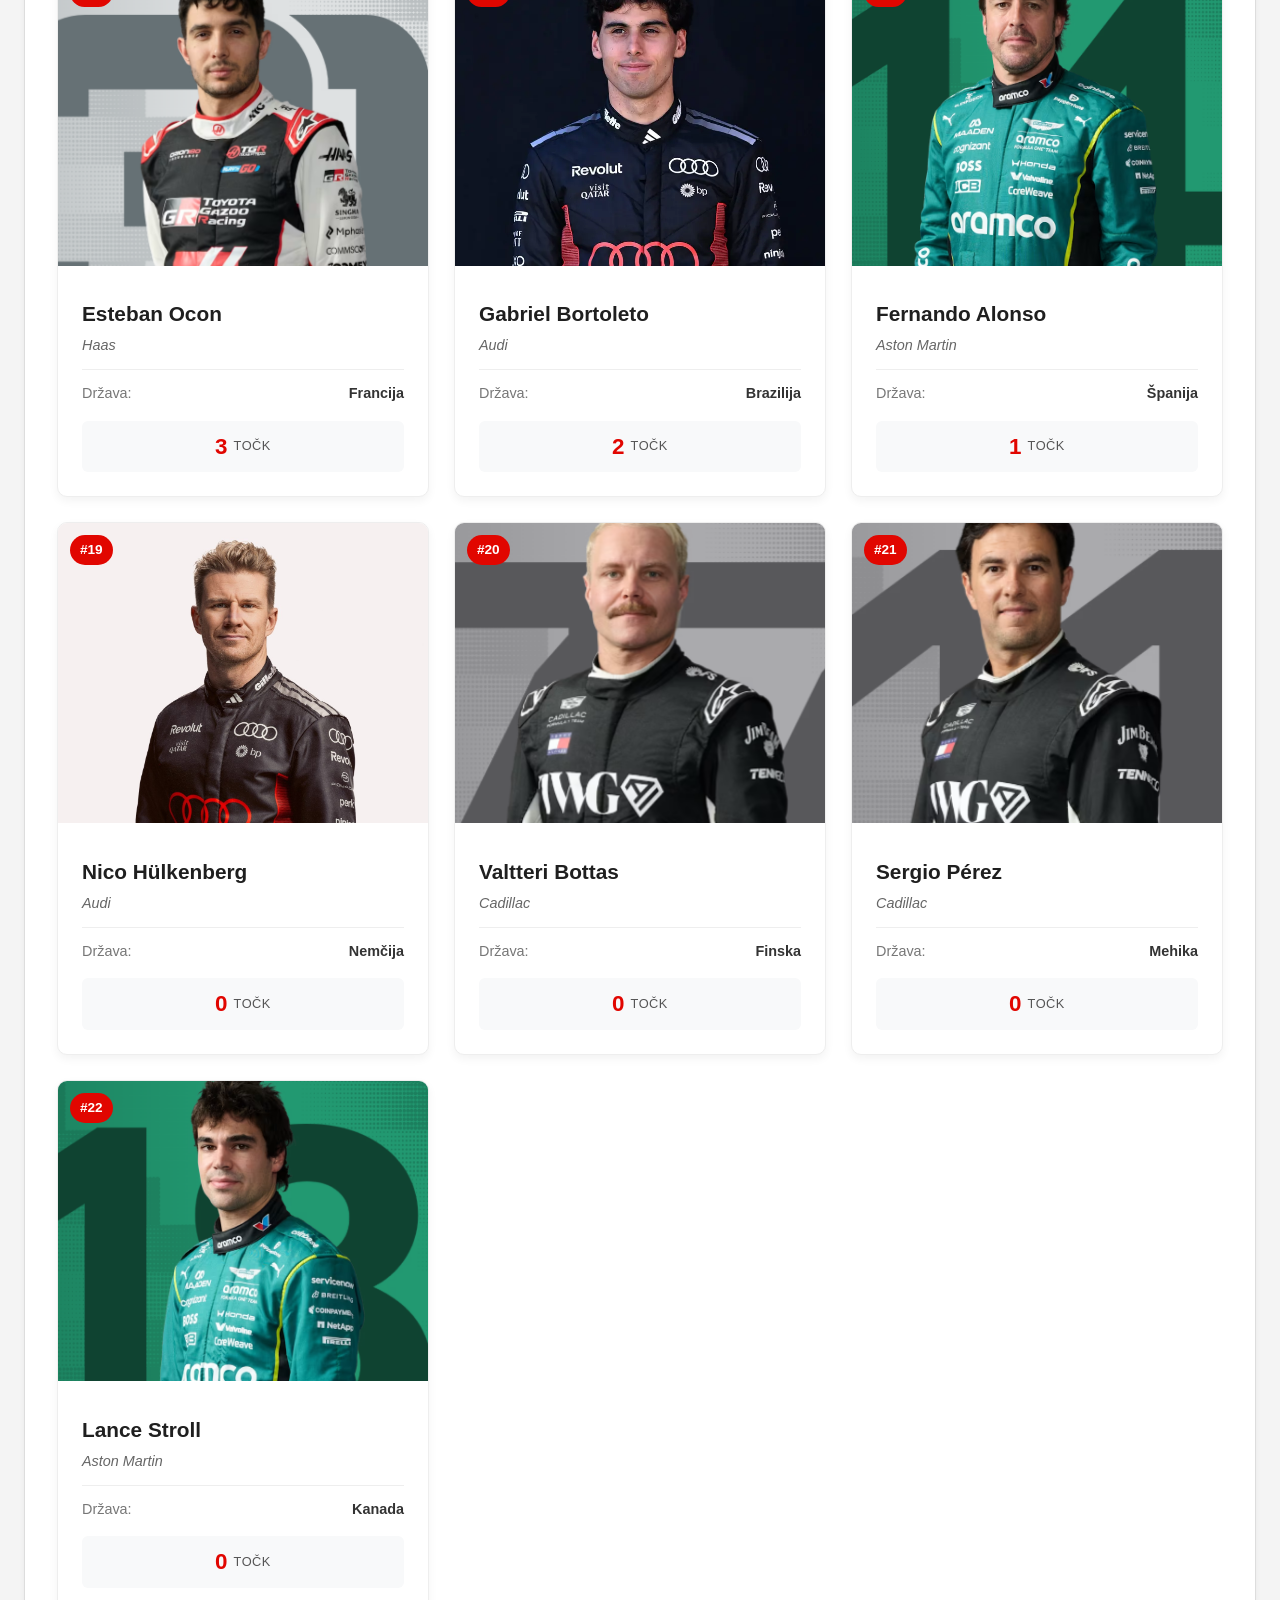
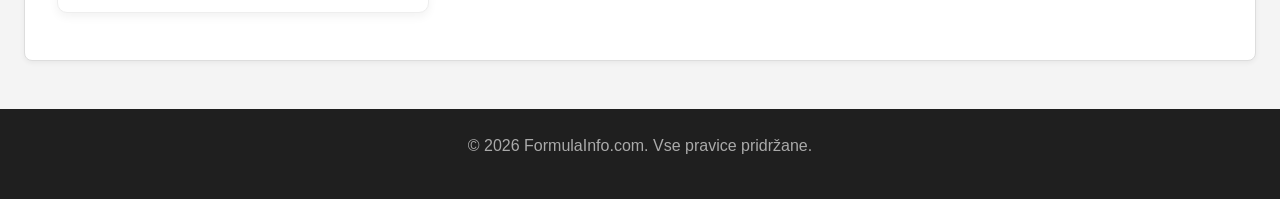
<file: dirkaci.html>
<!DOCTYPE html>
<html lang="sl">

<head>
    <meta charset="UTF-8">
    <meta name="viewport" content="width=device-width, initial-scale=1.0">
    <meta name="description" content="Informacije o Formuli 1">
    <meta name="keywords" content="F1, dirke, dirkači, ekipe">
    <title>FormulaInfo.com | Dirkači</title>
    <link rel="stylesheet" href="CSSstyle.css">
</head>

<body>

    <header>
        <h1>Dirkači</h1>
        <p>Pregled voznikov v svetovnem prvenstvu</p>
    </header>

    <nav>
        <ul>
            <li><a href="index.html">Domov</a></li>
            <li><a href="dirke.html">Dirke 2026</a></li>
            <li><a href="dirkaci.html" class="trenutno">Dirkači</a></li>
            <li><a href="ekipe.html">Ekipe</a></li>
            <li><a href="pravila.html">Pravila</a></li>
            <li><a href="kontakt.html">Kontakt</a></li>
        </ul>
    </nav>

    <main>
        <section>
            <h2>Seznam dirkačev (Po VN Monaka)</h2>

            <!-- Mreža, ki drži vse kartice dirkačev -->
            <div class="dirkaci-mreza">

                <!-- 1. Kimi Antonelli -->
                <div class="dirkac-kartica">
                    <div class="pozicija-znacka">#1</div>
                    <img src="Slike/antonelli.avif" alt="Kimi Antonelli" class="dirkac-slika">
                    <div class="dirkac-podatki">
                        <h3>Kimi Antonelli</h3>
                        <p class="ekipa">Mercedes</p>
                        <hr>
                        <div class="podatek-vrstica"><span>Država:</span><strong>Italija</strong></div>
                        <div class="tocke-blok"><span class="tocke-stevilka">156</span><span
                                class="tocke-napis">Točk</span></div>
                    </div>
                </div>

                <!-- 2. Lewis Hamilton -->
                <div class="dirkac-kartica">
                    <div class="pozicija-znacka">#2</div>
                    <img src="Slike/hamilton.avif" alt="Lewis Hamilton" class="dirkac-slika">
                    <div class="dirkac-podatki">
                        <h3>Lewis Hamilton</h3>
                        <p class="ekipa">Ferrari</p>
                        <hr>
                        <div class="podatek-vrstica"><span>Država:</span><strong>Velika Britanija</strong></div>
                        <div class="tocke-blok"><span class="tocke-stevilka">90</span><span
                                class="tocke-napis">Točk</span></div>
                    </div>
                </div>

                <!-- 3. George Russell -->
                <div class="dirkac-kartica">
                    <div class="pozicija-znacka">#3</div>
                    <img src="Slike/russell.avif" alt="George Russell" class="dirkac-slika">
                    <div class="dirkac-podatki">
                        <h3>George Russell</h3>
                        <p class="ekipa">Mercedes</p>
                        <hr>
                        <div class="podatek-vrstica"><span>Država:</span><strong>Velika Britanija</strong></div>
                        <div class="tocke-blok"><span class="tocke-stevilka">88</span><span
                                class="tocke-napis">Točk</span></div>
                    </div>
                </div>

                <!-- 4. Charles Leclerc -->
                <div class="dirkac-kartica">
                    <div class="pozicija-znacka">#4</div>
                    <img src="Slike/leclerc.avif" alt="Charles Leclerc" class="dirkac-slika">
                    <div class="dirkac-podatki">
                        <h3>Charles Leclerc</h3>
                        <p class="ekipa">Ferrari</p>
                        <hr>
                        <div class="podatek-vrstica"><span>Država:</span><strong>Monako</strong></div>
                        <div class="tocke-blok"><span class="tocke-stevilka">75</span><span
                                class="tocke-napis">Točk</span></div>
                    </div>
                </div>

                <!-- 5. Oscar Piastri -->
                <div class="dirkac-kartica">
                    <div class="pozicija-znacka">#5</div>
                    <img src="Slike/piastri.avif" alt="Oscar Piastri" class="dirkac-slika">
                    <div class="dirkac-podatki">
                        <h3>Oscar Piastri</h3>
                        <p class="ekipa">McLaren</p>
                        <hr>
                        <div class="podatek-vrstica"><span>Država:</span><strong>Avstralija</strong></div>
                        <div class="tocke-blok"><span class="tocke-stevilka">60</span><span
                                class="tocke-napis">Točk</span></div>
                    </div>
                </div>

                <!-- 6. Lando Norris -->
                <div class="dirkac-kartica">
                    <div class="pozicija-znacka">#6</div>
                    <img src="Slike/norris.avif" alt="Lando Norris" class="dirkac-slika">
                    <div class="dirkac-podatki">
                        <h3>Lando Norris</h3>
                        <p class="ekipa">McLaren</p>
                        <hr>
                        <div class="podatek-vrstica"><span>Država:</span><strong>Velika Britanija</strong></div>
                        <div class="tocke-blok"><span class="tocke-stevilka">58</span><span
                                class="tocke-napis">Točk</span></div>
                    </div>
                </div>

                <!-- 7. Max Verstappen -->
                <div class="dirkac-kartica">
                    <div class="pozicija-znacka">#7</div>
                    <img src="Slike/Verstapen.PNG" alt="Max Verstappen" class="dirkac-slika">
                    <div class="dirkac-podatki">
                        <h3>Max Verstappen</h3>
                        <p class="ekipa">Red Bull Racing</p>
                        <hr>
                        <div class="podatek-vrstica"><span>Država:</span><strong>Nizozemska</strong></div>
                        <div class="tocke-blok"><span class="tocke-stevilka">43</span><span
                                class="tocke-napis">Točk</span></div>
                    </div>
                </div>

                <!-- 8. Isack Hadjar -->
                <div class="dirkac-kartica">
                    <div class="pozicija-znacka">#8</div>
                    <img src="Slike/Hadjar.webp" alt="Isack Hadjar" class="dirkac-slika">
                    <div class="dirkac-podatki">
                        <h3>Isack Hadjar</h3>
                        <p class="ekipa">Red Bull Racing</p>
                        <hr>
                        <div class="podatek-vrstica"><span>Država:</span><strong>Francija</strong></div>
                        <div class="tocke-blok"><span class="tocke-stevilka">29</span><span
                                class="tocke-napis">Točk</span></div>
                    </div>
                </div>

                <!-- 9. Liam Lawson -->
                <div class="dirkac-kartica">
                    <div class="pozicija-znacka">#9</div>
                    <img src="Slike/lawson.avif" alt="Liam Lawson" class="dirkac-slika">
                    <div class="dirkac-podatki">
                        <h3>Liam Lawson</h3>
                        <p class="ekipa">Racing Bulls</p>
                        <hr>
                        <div class="podatek-vrstica"><span>Država:</span><strong>Nova Zelandija</strong></div>
                        <div class="tocke-blok"><span class="tocke-stevilka">26</span><span
                                class="tocke-napis">Točk</span></div>
                    </div>
                </div>

                <!-- 10. Pierre Gasly -->
                <div class="dirkac-kartica">
                    <div class="pozicija-znacka">#10</div>
                    <img src="Slike/gasly.avif" alt="Pierre Gasly" class="dirkac-slika">
                    <div class="dirkac-podatki">
                        <h3>Pierre Gasly</h3>
                        <p class="ekipa">Alpine</p>
                        <hr>
                        <div class="podatek-vrstica"><span>Država:</span><strong>Francija</strong></div>
                        <div class="tocke-blok"><span class="tocke-stevilka">26</span><span
                                class="tocke-napis">Točk</span></div>
                    </div>
                </div>

                <!-- 11. Oliver Bearman -->
                <div class="dirkac-kartica">
                    <div class="pozicija-znacka">#11</div>
                    <img src="Slike/bearman.png" alt="Oliver Bearman" class="dirkac-slika">
                    <div class="dirkac-podatki">
                        <h3>Oliver Bearman</h3>
                        <p class="ekipa">Haas</p>
                        <hr>
                        <div class="podatek-vrstica"><span>Država:</span><strong>Velika Britanija</strong></div>
                        <div class="tocke-blok"><span class="tocke-stevilka">18</span><span
                                class="tocke-napis">Točk</span></div>
                    </div>
                </div>

                <!-- 12. Franco Colapinto -->
                <div class="dirkac-kartica">
                    <div class="pozicija-znacka">#12</div>
                    <img src="Slike/colapinto.avif" alt="Franco Colapinto" class="dirkac-slika">
                    <div class="dirkac-podatki">
                        <h3>Franco Colapinto</h3>
                        <p class="ekipa">Alpine</p>
                        <hr>
                        <div class="podatek-vrstica"><span>Država:</span><strong>Argentina</strong></div>
                        <div class="tocke-blok"><span class="tocke-stevilka">15</span><span
                                class="tocke-napis">Točk</span></div>
                    </div>
                </div>

                <!-- 13. Arvid Lindblad -->
                <div class="dirkac-kartica">
                    <div class="pozicija-znacka">#13</div>
                    <img src="Slike/Lindblad.webp" alt="Arvid Lindblad" class="dirkac-slika">
                    <div class="dirkac-podatki">
                        <h3>Arvid Lindblad</h3>
                        <p class="ekipa">Racing Bulls</p>
                        <hr>
                        <div class="podatek-vrstica"><span>Država:</span><strong>Velika Britanija</strong></div>
                        <div class="tocke-blok"><span class="tocke-stevilka">13</span><span
                                class="tocke-napis">Točk</span></div>
                    </div>
                </div>

                <!-- 14. Carlos Sainz -->
                <div class="dirkac-kartica">
                    <div class="pozicija-znacka">#14</div>
                    <img src="Slike/sainz.png" alt="Carlos Sainz" class="dirkac-slika">
                    <div class="dirkac-podatki">
                        <h3>Carlos Sainz</h3>
                        <p class="ekipa">Williams</p>
                        <hr>
                        <div class="podatek-vrstica"><span>Država:</span><strong>Španija</strong></div>
                        <div class="tocke-blok"><span class="tocke-stevilka">6</span><span
                                class="tocke-napis">Točk</span></div>
                    </div>
                </div>

                <!-- 15. Alexander Albon -->
                <div class="dirkac-kartica">
                    <div class="pozicija-znacka">#15</div>
                    <img src="Slike/albon.png" alt="Alexander Albon" class="dirkac-slika">
                    <div class="dirkac-podatki">
                        <h3>Alexander Albon</h3>
                        <p class="ekipa">Williams</p>
                        <hr>
                        <div class="podatek-vrstica"><span>Država:</span><strong>Tajska</strong></div>
                        <div class="tocke-blok"><span class="tocke-stevilka">5</span><span
                                class="tocke-napis">Točk</span></div>
                    </div>
                </div>

                <!-- 16. Esteban Ocon -->
                <div class="dirkac-kartica">
                    <div class="pozicija-znacka">#16</div>
                    <img src="Slike/ocon.png" alt="Esteban Ocon" class="dirkac-slika">
                    <div class="dirkac-podatki">
                        <h3>Esteban Ocon</h3>
                        <p class="ekipa">Haas</p>
                        <hr>
                        <div class="podatek-vrstica"><span>Država:</span><strong>Francija</strong></div>
                        <div class="tocke-blok"><span class="tocke-stevilka">3</span><span
                                class="tocke-napis">Točk</span></div>
                    </div>
                </div>

                <!-- 17. Gabriel Bortoleto -->
                <div class="dirkac-kartica">
                    <div class="pozicija-znacka">#17</div>
                    <img src="Slike/bortoleto.webp" alt="Gabriel Bortoleto" class="dirkac-slika">
                    <div class="dirkac-podatki">
                        <h3>Gabriel Bortoleto</h3>
                        <p class="ekipa">Audi</p>
                        <hr>
                        <div class="podatek-vrstica"><span>Država:</span><strong>Brazilija</strong></div>
                        <div class="tocke-blok"><span class="tocke-stevilka">2</span><span
                                class="tocke-napis">Točk</span></div>
                    </div>
                </div>

                <!-- 18. Fernando Alonso -->
                <div class="dirkac-kartica">
                    <div class="pozicija-znacka">#18</div>
                    <img src="Slike/alonso.png" alt="Fernando Alonso" class="dirkac-slika">
                    <div class="dirkac-podatki">
                        <h3>Fernando Alonso</h3>
                        <p class="ekipa">Aston Martin</p>
                        <hr>
                        <div class="podatek-vrstica"><span>Država:</span><strong>Španija</strong></div>
                        <div class="tocke-blok"><span class="tocke-stevilka">1</span><span
                                class="tocke-napis">Točk</span></div>
                    </div>
                </div>

                <!-- 19. Nico Hülkenberg -->
                <div class="dirkac-kartica">
                    <div class="pozicija-znacka">#19</div>
                    <img src="Slike/hulkenberg.jpg" alt="Nico Hülkenberg" class="dirkac-slika">
                    <div class="dirkac-podatki">
                        <h3>Nico Hülkenberg</h3>
                        <p class="ekipa">Audi</p>
                        <hr>
                        <div class="podatek-vrstica"><span>Država:</span><strong>Nemčija</strong></div>
                        <div class="tocke-blok"><span class="tocke-stevilka">0</span><span
                                class="tocke-napis">Točk</span></div>
                    </div>
                </div>

                <!-- 20. Valtteri Bottas -->
                <div class="dirkac-kartica">
                    <div class="pozicija-znacka">#20</div>
                    <img src="Slike/bottas.png" alt="Valtteri Bottas" class="dirkac-slika">
                    <div class="dirkac-podatki">
                        <h3>Valtteri Bottas</h3>
                        <p class="ekipa">Cadillac</p>
                        <hr>
                        <div class="podatek-vrstica"><span>Država:</span><strong>Finska</strong></div>
                        <div class="tocke-blok"><span class="tocke-stevilka">0</span><span
                                class="tocke-napis">Točk</span></div>
                    </div>
                </div>

                <!-- 21. Sergio Pérez -->
                <div class="dirkac-kartica">
                    <div class="pozicija-znacka">#21</div>
                    <img src="Slike/perez.png" alt="Sergio Pérez" class="dirkac-slika">
                    <div class="dirkac-podatki">
                        <h3>Sergio Pérez</h3>
                        <p class="ekipa">Cadillac</p>
                        <hr>
                        <div class="podatek-vrstica"><span>Država:</span><strong>Mehika</strong></div>
                        <div class="tocke-blok"><span class="tocke-stevilka">0</span><span
                                class="tocke-napis">Točk</span></div>
                    </div>
                </div>

                <!-- 22. Lance Stroll -->
                <div class="dirkac-kartica">
                    <div class="pozicija-znacka">#22</div>
                    <img src="Slike/stroll.png" alt="Lance Stroll" class="dirkac-slika">
                    <div class="dirkac-podatki">
                        <h3>Lance Stroll</h3>
                        <p class="ekipa">Aston Martin</p>
                        <hr>
                        <div class="podatek-vrstica"><span>Država:</span><strong>Kanada</strong></div>
                        <div class="tocke-blok"><span class="tocke-stevilka">0</span><span
                                class="tocke-napis">Točk</span></div>
                    </div>
                </div>

            </div> <!-- Konec mreže -->
        </section>
    </main>

    <footer>
        <p>&copy; 2026 FormulaInfo.com. Vse pravice pridržane.</p>
    </footer>

</body>

</html>
</file>
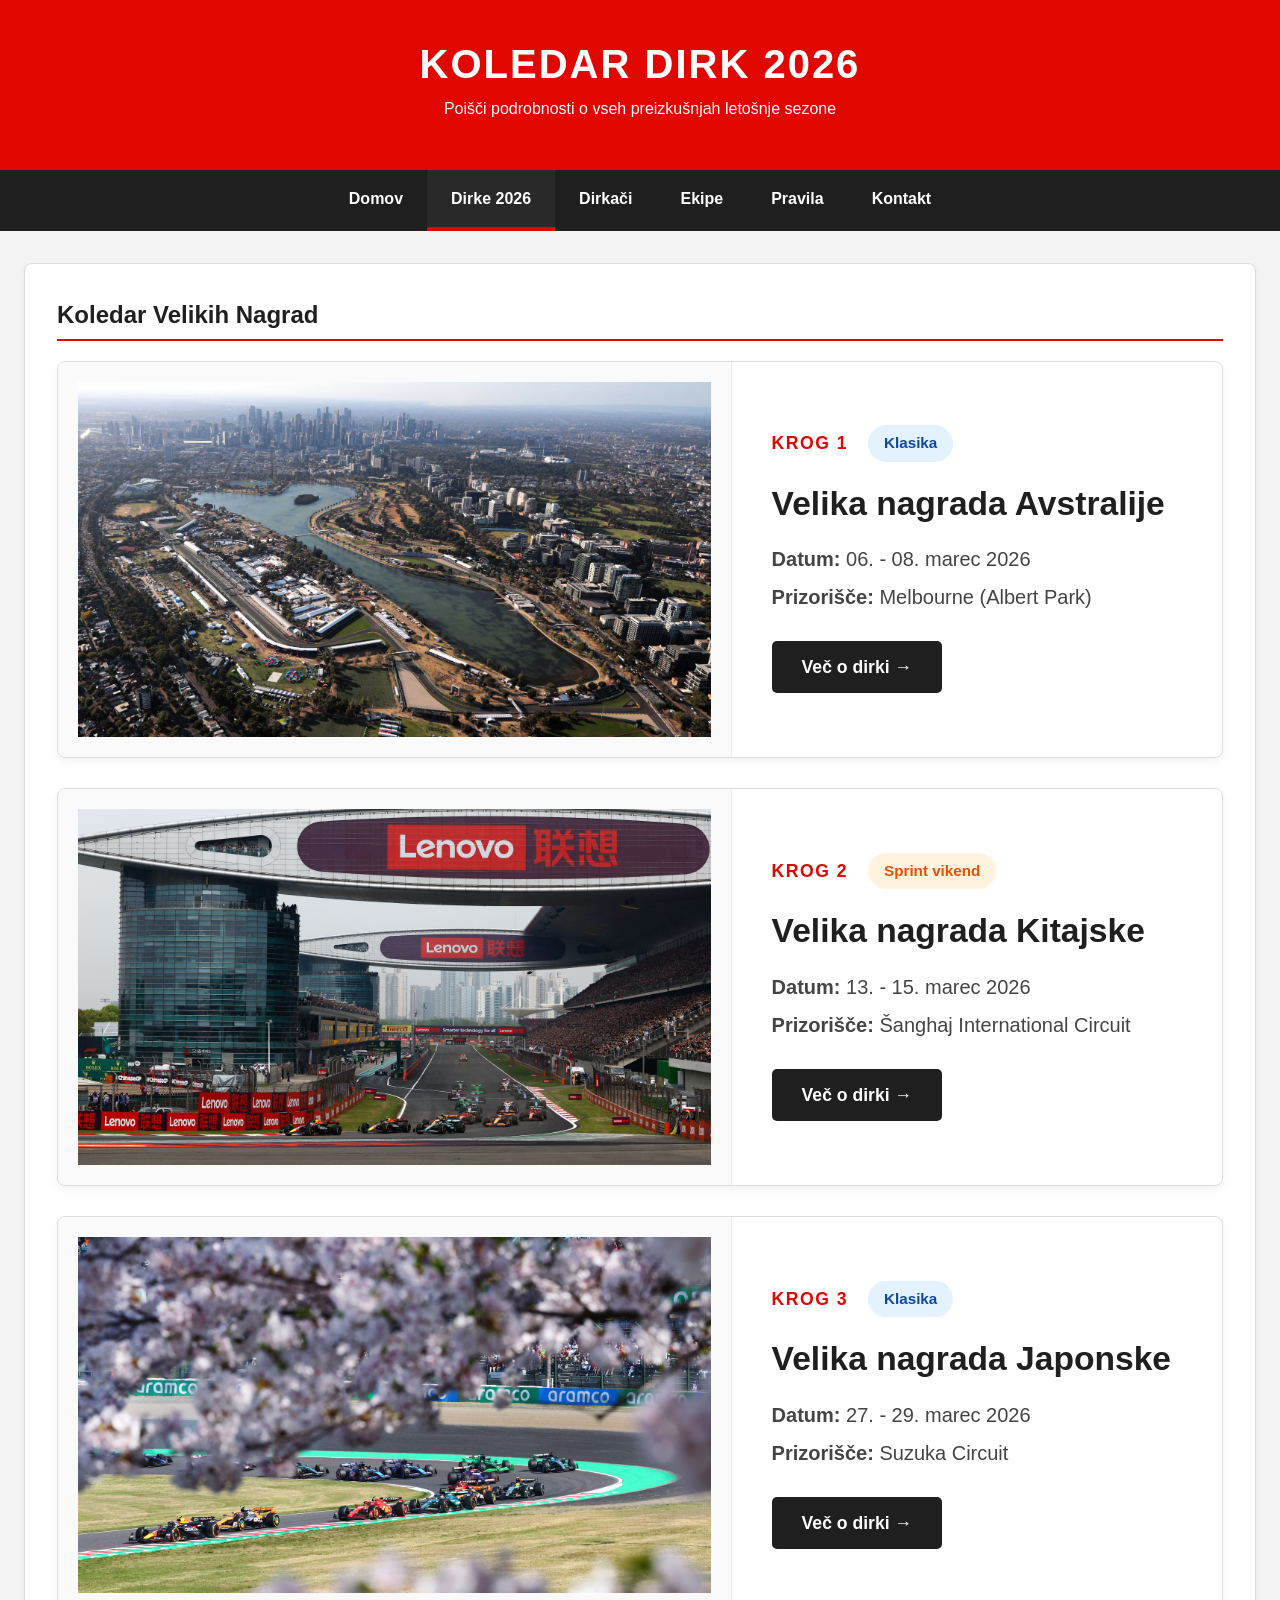
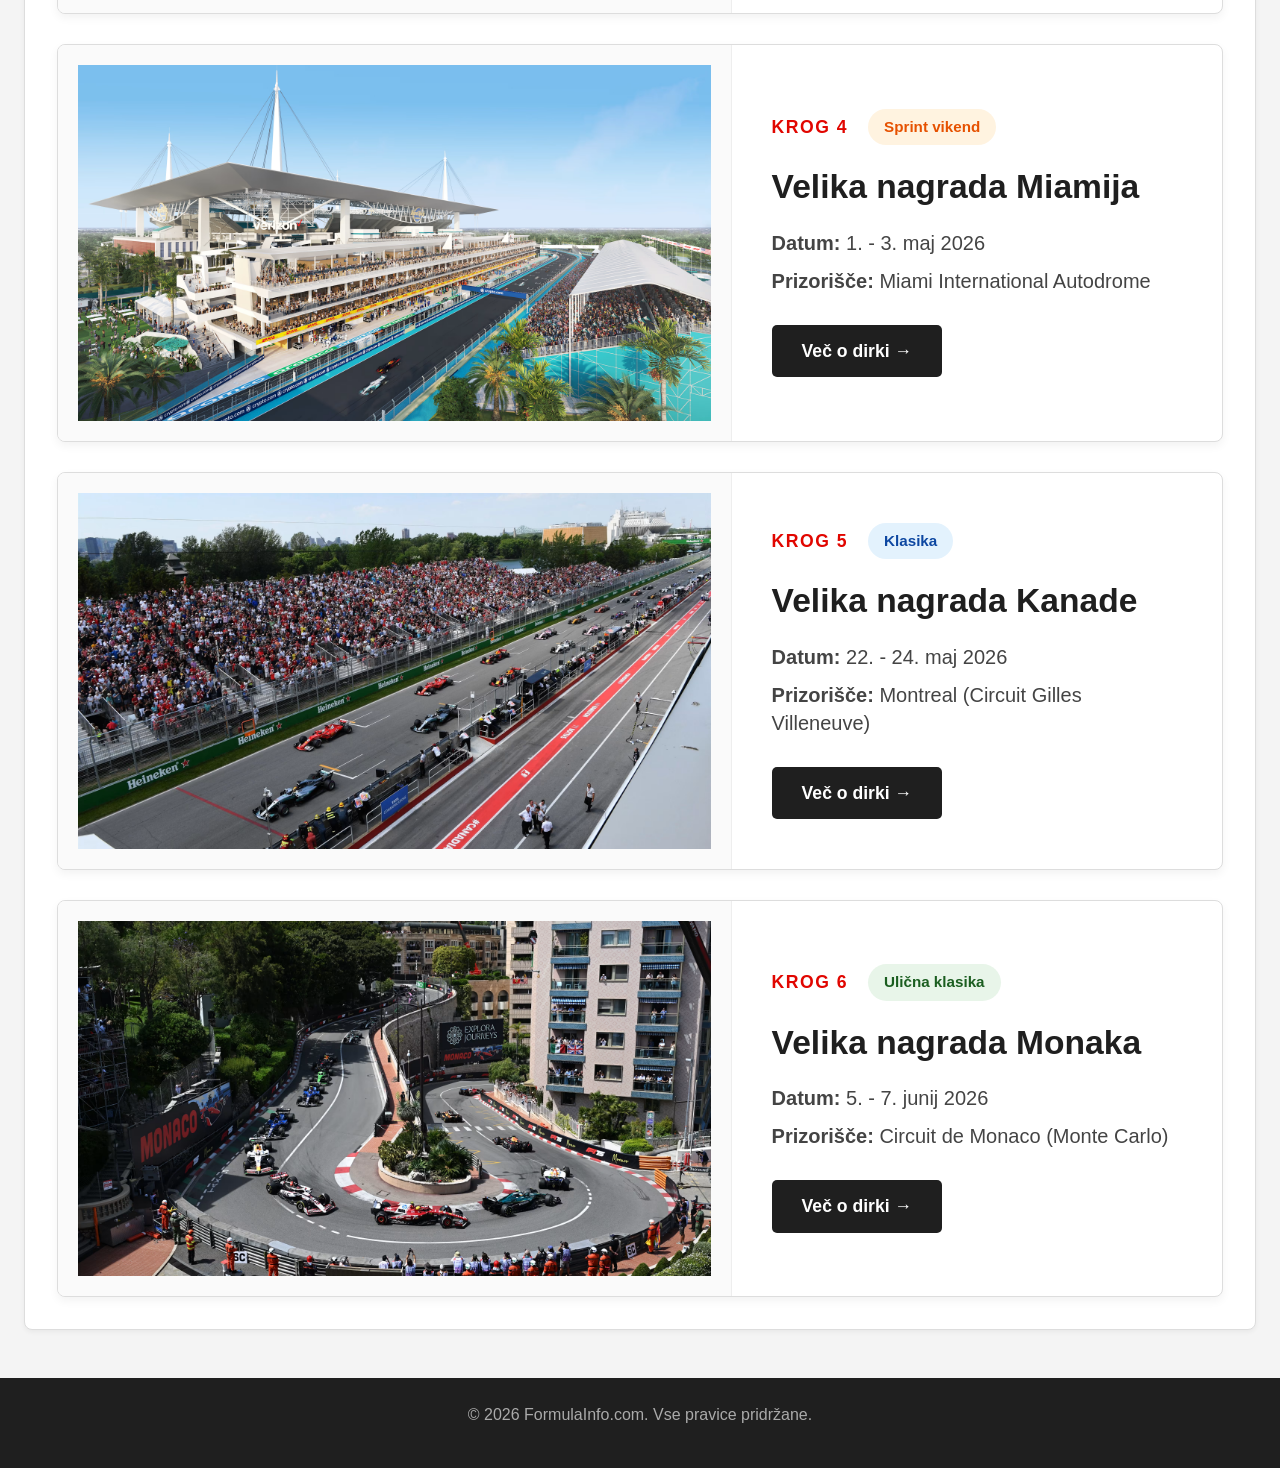
<file: dirke.html>
<!DOCTYPE html>
<html lang="sl">
<head>
    <meta charset="UTF-8">
    <meta name="viewport" content="width=device-width, initial-scale=1.0">
    <meta name="description" content="FormulaInfo.com - Koledar in razpored dirk Formule 1 za sezono 2026 s podrobnimi karticami prizorišč.">
    <meta name="keywords" content="Formula 1, Dirke, Koledar, Razpored, Grand Prix, 2026, Avstralija, Kitajska, Japonska, Miami, Kanada, Monako">
    <meta name="author" content="Tvoje Ime">
    <title>FormulaInfo.com | Dirke 2026</title>
    <link rel="stylesheet" href="CSSstyle.css">
</head>
<body>

    <header>
        <h1>Koledar dirk 2026</h1>
        <p>Poišči podrobnosti o vseh preizkušnjah letošnje sezone</p>
    </header>

    <nav>
        <ul>
            <li><a href="index.html">Domov</a></li>
            <li><a href="dirke.html" class="trenutno">Dirke 2026</a></li>
            <li><a href="dirkaci.html">Dirkači</a></li>
            <li><a href="ekipe.html">Ekipe</a></li>
            <li><a href="pravila.html">Pravila</a></li>
            <li><a href="kontakt.html">Kontakt</a></li>
        </ul>
    </nav>

    <main>
        <section>
            <h2>Koledar Velikih Nagrad</h2>
        
            <!-- Seznam dirk v obliki kartic -->
            <div class="dirke-seznam-kontejner">
                
                <!-- 1. DIRKA: Avstralija -->
                <div class="dirka-kartica">
                    <a href="dirka-avstralija.html" class="dirka-slika-povezava">
                        <img src="Slike/Steze/Australia.avif" alt="Zemljevid steze Albert Park, Avstralija" class="dirka-slika">
                    </a>
                    <div class="dirka-podatki">
                        <div class="dirka-glava">
                            <span class="dirka-krog">Krog 1</span>
                            <span class="znacka klasika">Klasika</span>
                        </div>
                        <h3>Velika nagrada Avstralije</h3>
                        <p class="dirka-datum"><strong>Datum:</strong> 06. - 08. marec 2026</p>
                        <p class="dirka-lokacija"><strong>Prizorišče:</strong> Melbourne (Albert Park)</p>
                        <a href="dirka-avstralija.html" class="gumb-dirka">Več o dirki &rarr;</a>
                    </div>
                </div>

                <!-- 2. DIRKA: Kitajska -->
                <div class="dirka-kartica">
                    <a href="dirka-kitajska.html" class="dirka-slika-povezava">
                        <img src="Slike/Steze/China.avif" alt="Zemljevid steze Šanghaj, Kitajska" class="dirka-slika">
                    </a>
                    <div class="dirka-podatki">
                        <div class="dirka-glava">
                            <span class="dirka-krog">Krog 2</span>
                            <span class="znacka sprint">Sprint vikend</span>
                        </div>
                        <h3>Velika nagrada Kitajske</h3>
                        <p class="dirka-datum"><strong>Datum:</strong> 13. - 15. marec 2026</p>
                        <p class="dirka-lokacija"><strong>Prizorišče:</strong> Šanghaj International Circuit</p>
                        <a href="dirka-kitajska.html" class="gumb-dirka">Več o dirki &rarr;</a>
                    </div>
                </div>

                <!-- 3. DIRKA: Japonska -->
                <div class="dirka-kartica">
                    <a href="dirka-japonska.html" class="dirka-slika-povezava">
                        <img src="Slike/Steze/Japan.avif" alt="Zemljevid steze Suzuka, Japonska" class="dirka-slika">
                    </a>
                    <div class="dirka-podatki">
                        <div class="dirka-glava">
                            <span class="dirka-krog">Krog 3</span>
                            <span class="znacka klasika">Klasika</span>
                        </div>
                        <h3>Velika nagrada Japonske</h3>
                        <p class="dirka-datum"><strong>Datum:</strong> 27. - 29. marec 2026</p>
                        <p class="dirka-lokacija"><strong>Prizorišče:</strong> Suzuka Circuit</p>
                        <a href="dirka-japonska.html" class="gumb-dirka">Več o dirki &rarr;</a>
                    </div>
                </div>

                <!-- 4. DIRKA: Miami -->
                <div class="dirka-kartica">
                    <a href="dirka-miami.html" class="dirka-slika-povezava">
                        <img src="Slike/Steze/miam.avif" alt="Zemljevid steze Miami, ZDA" class="dirka-slika">
                    </a>
                    <div class="dirka-podatki">
                        <div class="dirka-glava">
                            <span class="dirka-krog">Krog 4</span>
                            <span class="znacka sprint">Sprint vikend</span>
                        </div>
                        <h3>Velika nagrada Miamija</h3>
                        <p class="dirka-datum"><strong>Datum:</strong> 1. - 3. maj 2026</p>
                        <p class="dirka-lokacija"><strong>Prizorišče:</strong> Miami International Autodrome</p>
                        <a href="dirka-miami.html" class="gumb-dirka">Več o dirki &rarr;</a>
                    </div>
                </div>

                <!-- 5. DIRKA: Kanada -->
                <div class="dirka-kartica">
                    <a href="dirka-kanada.html" class="dirka-slika-povezava">
                        <img src="Slike/Steze/kanada.avif" alt="Zemljevid steze Circuit Gilles Villeneuve, Kanada" class="dirka-slika">
                    </a>
                    <div class="dirka-podatki">
                        <div class="dirka-glava">
                            <span class="dirka-krog">Krog 5</span>
                            <span class="znacka klasika">Klasika</span>
                        </div>
                        <h3>Velika nagrada Kanade</h3>
                        <p class="dirka-datum"><strong>Datum:</strong> 22. - 24. maj 2026</p>
                        <p class="dirka-lokacija"><strong>Prizorišče:</strong> Montreal (Circuit Gilles Villeneuve)</p>
                        <a href="dirka-kanada.html" class="gumb-dirka">Več o dirki &rarr;</a>
                    </div>
                </div>

                <!-- 6. DIRKA: Monako -->
                <div class="dirka-kartica">
                    <a href="dirka-monaco.html" class="dirka-slika-povezava">
                        <img src="Slike/Steze/Monaco.avif" alt="Zemljevid ulične steze Monako" class="dirka-slika">
                    </a>
                    <div class="dirka-podatki">
                        <div class="dirka-glava">
                            <span class="dirka-krog">Krog 6</span>
                            <span class="znacka ulična">Ulična klasika</span>
                        </div>
                        <h3>Velika nagrada Monaka</h3>
                        <p class="dirka-datum"><strong>Datum:</strong> 5. - 7. junij 2026</p>
                        <p class="dirka-lokacija"><strong>Prizorišče:</strong> Circuit de Monaco (Monte Carlo)</p>
                        <a href="dirka-monaco.html" class="gumb-dirka">Več o dirki &rarr;</a>
                    </div>
                </div>

            </div> <!-- Konec seznama -->
        </section>
    </main>

    <footer>
        <p>&copy; 2026 FormulaInfo.com. Vse pravice pridržane.</p>
    </footer>

</body>
</html>
</file>
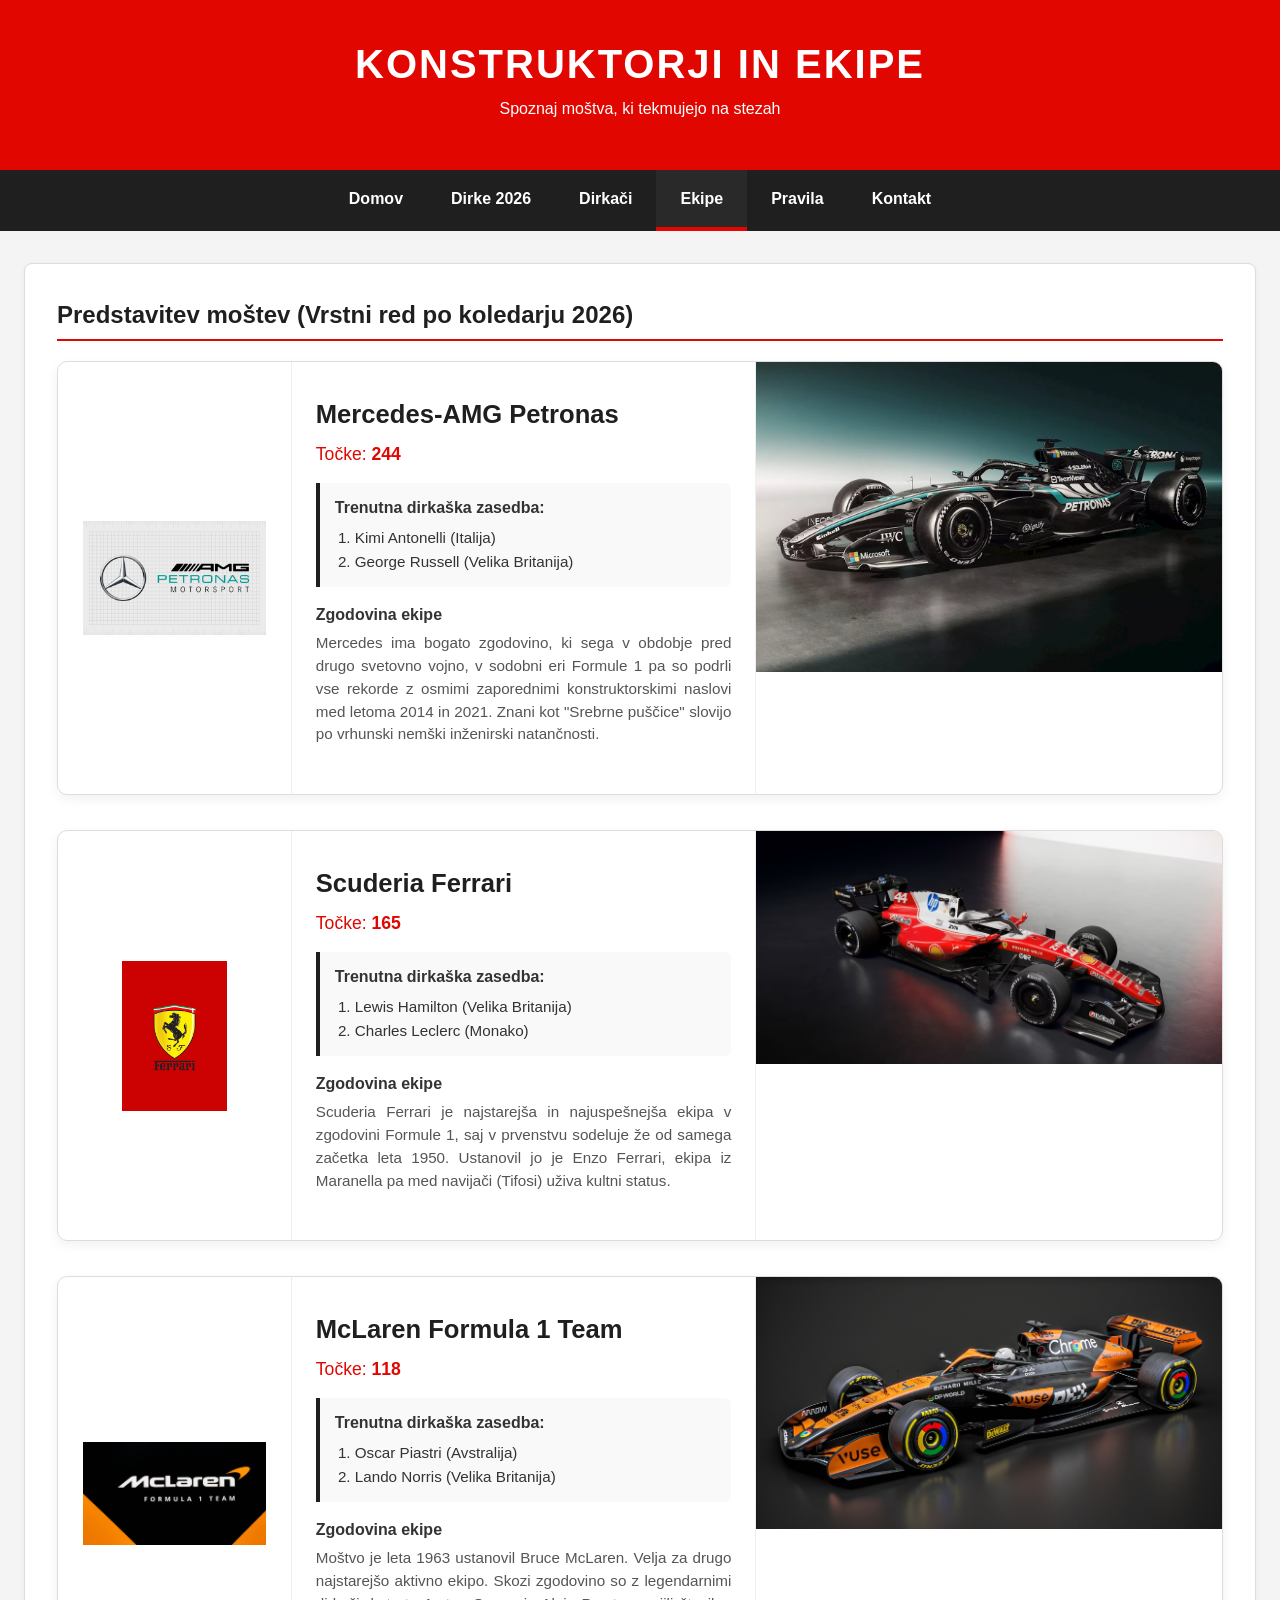
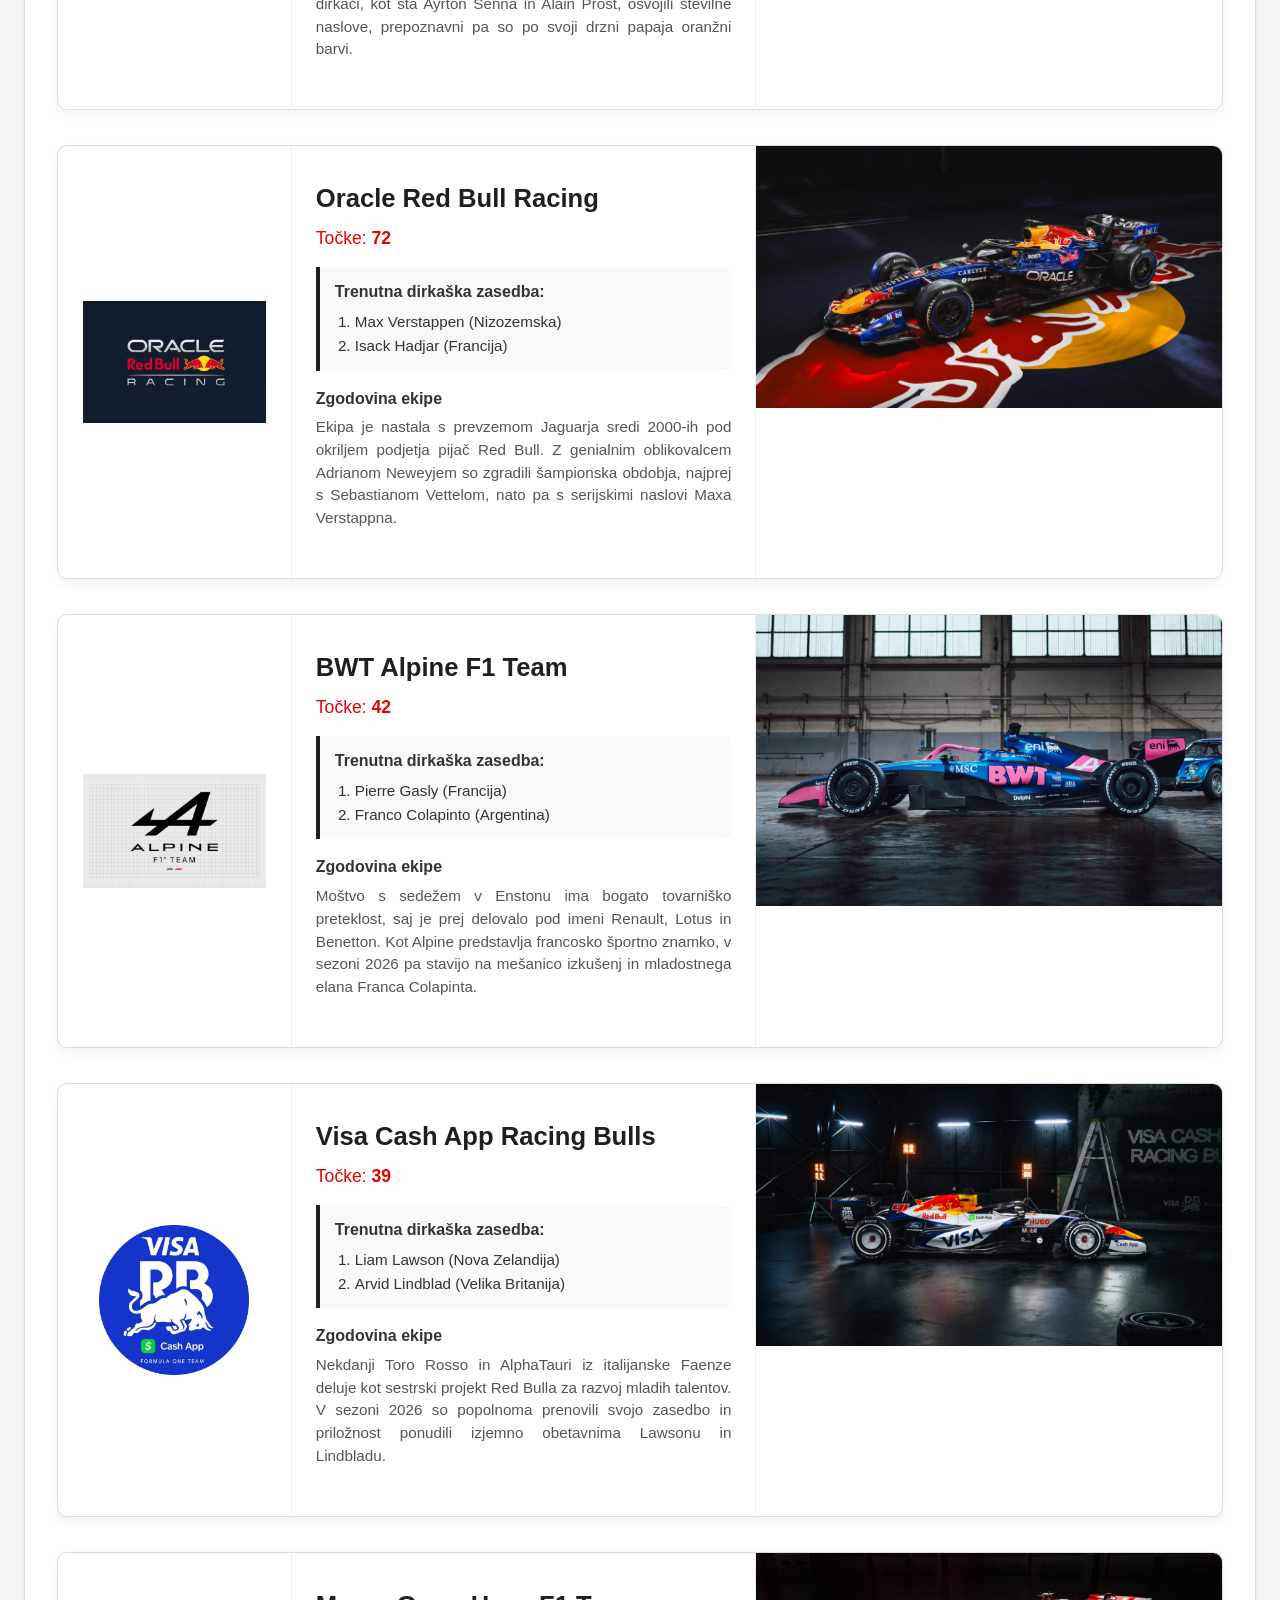
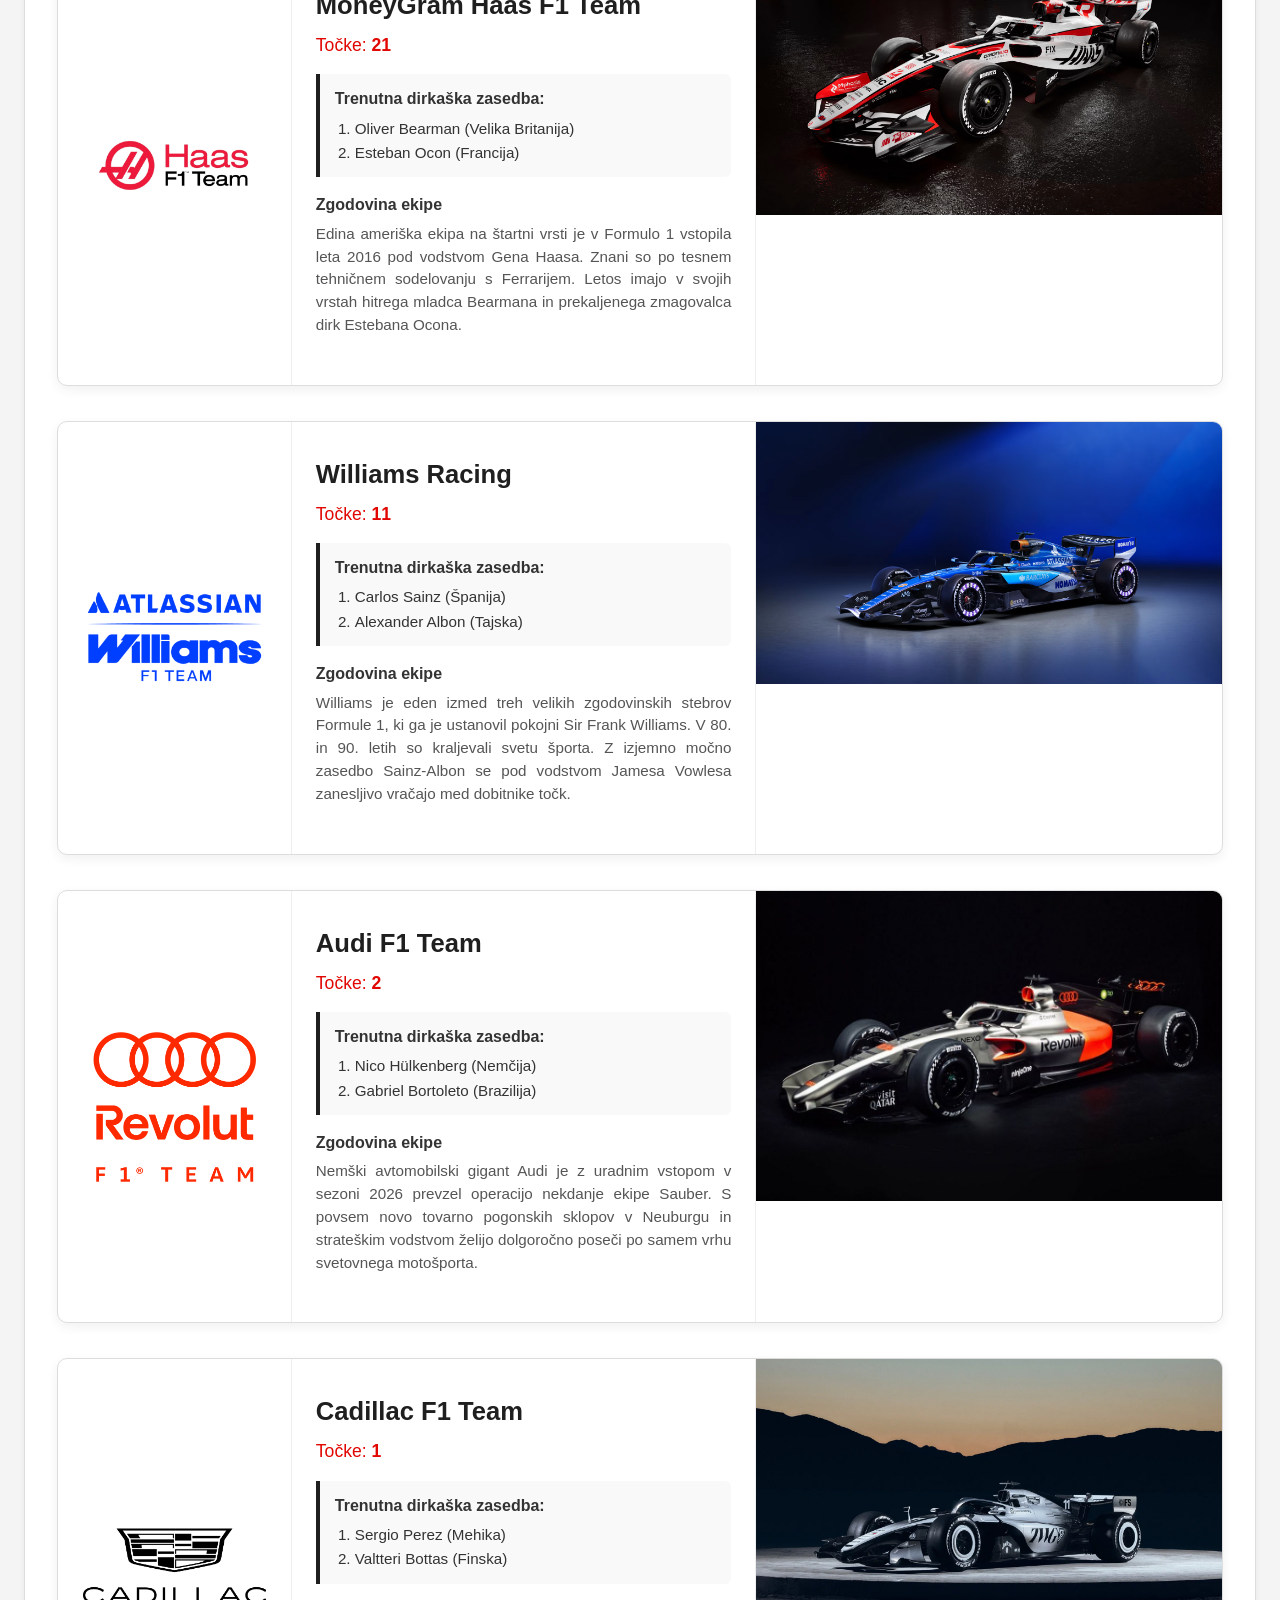
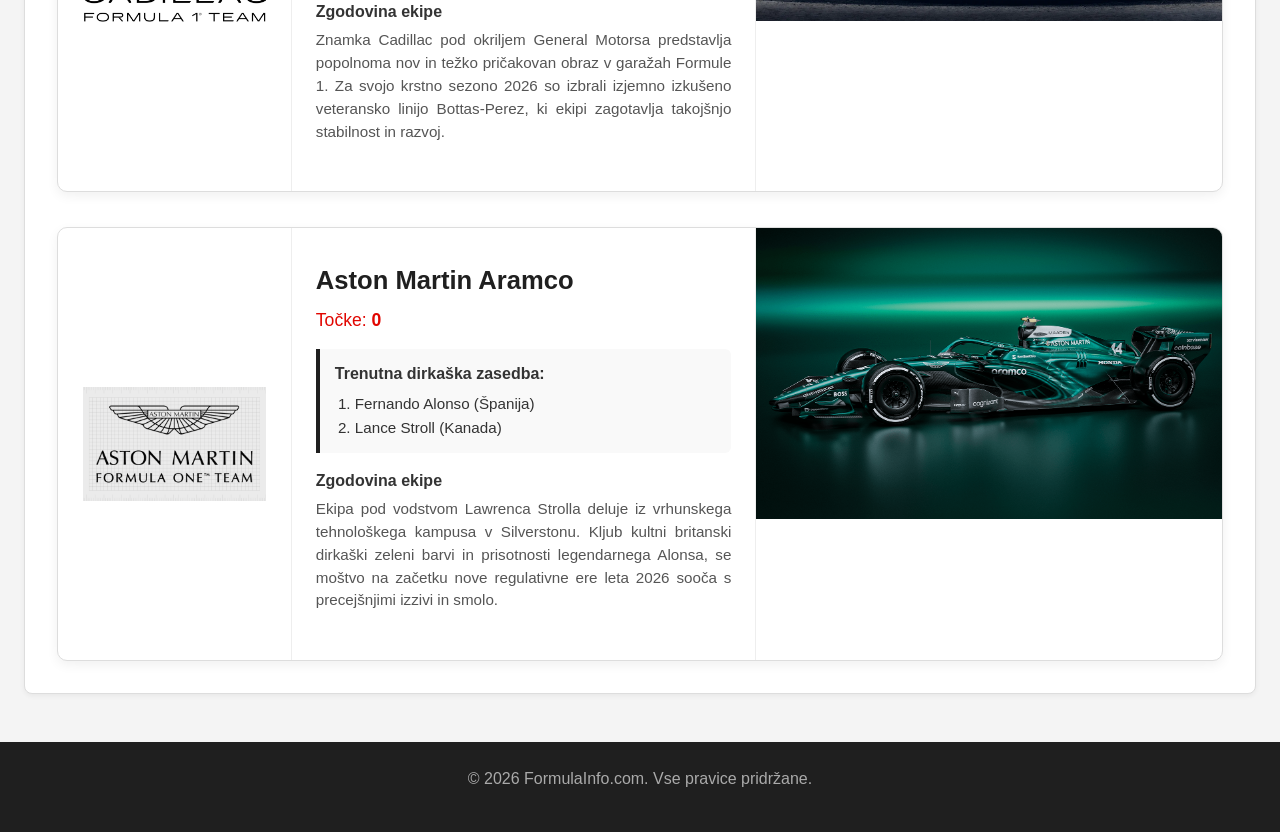
<file: ekipe.html>
<!DOCTYPE html>
<html lang="sl">

<head>
    <meta charset="UTF-8">
    <meta name="viewport" content="width=device-width, initial-scale=1.0">
    <meta name="description"
        content="FormulaInfo.com - Celoten pregled in zgodovina vseh F1 ekip za sezono 2026 po vrstnem redu točk.">
    <meta name="keywords"
        content="Formula 1, Ekipe, Konstruktorji, Mercedes, Ferrari, McLaren, Red Bull, Alpine, Haas, Racing Bulls, Williams, Audi, Cadillac, Aston Martin">
    <meta name="author" content="Tvoje Ime">
    <title>FormulaInfo.com | Ekipe</title>
    <link rel="stylesheet" href="CSSstyle.css">
</head>

<body>

    <header>
        <h1>Konstruktorji in Ekipe</h1>
        <p>Spoznaj moštva, ki tekmujejo na stezah</p>
    </header>

    <nav>
        <ul>
            <li><a href="index.html">Domov</a></li>
            <li><a href="dirke.html">Dirke 2026</a></li>
            <li><a href="dirkaci.html">Dirkači</a></li>
            <li><a href="ekipe.html" class="trenutno">Ekipe</a></li>
            <li><a href="pravila.html">Pravila</a></li>
            <li><a href="kontakt.html">Kontakt</a></li>
        </ul>
    </nav>

    <main>
        <section>
            <h2>Predstavitev moštev (Vrstni red po koledarju 2026)</h2>

            <div class="ekipe-mreza">

                <!-- 1. MESTO: Mercedes -->
                <div class="ekipa-kartica">
                    <img src="Slike/Mercedes-F1-Logo.png" alt="Mercedes logo" class="ekipa-logo">
                    <div class="ekipa-vsebina">
                        <h3>Mercedes-AMG Petronas</h3>
                        <p class="ekipa-tocke">Točke: <strong>244</strong></p>
                        <div class="dirkaci-seznam">
                            <h4>Trenutna dirkaška zasedba:</h4>
                            <ol>
                                <li>Kimi Antonelli (Italija)</li>
                                <li>George Russell (Velika Britanija)</li>
                            </ol>
                        </div>
                        <div class="zgodovina-blok">
                            <h4>Zgodovina ekipe</h4>
                            <p>Mercedes ima bogato zgodovino, ki sega v obdobje pred drugo svetovno vojno, v sodobni eri
                                Formule 1 pa so podrli vse rekorde z osmimi zaporednimi konstruktorskimi naslovi med
                                letoma 2014 in 2021. Znani kot "Srebrne puščice" slovijo po vrhunski nemški inženirski
                                natančnosti.</p>
                        </div>
                    </div>
                    <img src="Slike/Mar_car.webp" alt="Mercedes-AMG F1 dirkalnik" class="ekipa-slika">
                </div>

                <!-- 2. MESTO: Ferrari -->
                <div class="ekipa-kartica">
                    <img src="Slike/ferari.jpg" alt="Ferrari logo" class="ekipa-logo">
                    <div class="ekipa-vsebina">
                        <h3>Scuderia Ferrari</h3>
                        <p class="ekipa-tocke">Točke: <strong>165</strong></p>
                        <div class="dirkaci-seznam">
                            <h4>Trenutna dirkaška zasedba:</h4>
                            <ol>
                                <li>Lewis Hamilton (Velika Britanija)</li>
                                <li>Charles Leclerc (Monako)</li>
                            </ol>
                        </div>
                        <div class="zgodovina-blok">
                            <h4>Zgodovina ekipe</h4>
                            <p>Scuderia Ferrari je najstarejša in najuspešnejša ekipa v zgodovini Formule 1, saj v
                                prvenstvu sodeluje že od samega začetka leta 1950. Ustanovil jo je Enzo Ferrari, ekipa
                                iz Maranella pa med navijači (Tifosi) uživa kultni status.</p>
                        </div>
                    </div>
                    <img src="Slike/ferrari-sf-26.jpg" alt="Scuderia Ferrari dirkalnik" class="ekipa-slika">
                </div>

                <!-- 3. MESTO: McLaren -->
                <div class="ekipa-kartica">
                    <img src="Slike/mclaren-logo-2024.jpg" alt="McLaren logo" class="ekipa-logo">
                    <div class="ekipa-vsebina">
                        <h3>McLaren Formula 1 Team</h3>
                        <p class="ekipa-tocke">Točke: <strong>118</strong></p>
                        <div class="dirkaci-seznam">
                            <h4>Trenutna dirkaška zasedba:</h4>
                            <ol>
                                <li>Oscar Piastri (Avstralija)</li>
                                <li>Lando Norris (Velika Britanija)</li>
                            </ol>
                        </div>
                        <div class="zgodovina-blok">
                            <h4>Zgodovina ekipe</h4>
                            <p>Moštvo je leta 1963 ustanovil Bruce McLaren. Velja za drugo najstarejšo aktivno ekipo.
                                Skozi zgodovino so z legendarnimi dirkači, kot sta Ayrton Senna in Alain Prost, osvojili
                                številne naslove, prepoznavni pa so po svoji drzni papaja oranžni barvi.</p>
                        </div>
                    </div>
                    <img src="Slike/mclaren_car.jpg" alt="McLaren F1 dirkalnik" class="ekipa-slika">
                </div>

                <!-- 4. MESTO: Red Bull Racing -->
                <div class="ekipa-kartica">
                    <img src="Slike/red_logo.jpg" alt="Red Bull Racing logo" class="ekipa-logo">
                    <div class="ekipa-vsebina">
                        <h3>Oracle Red Bull Racing</h3>
                        <p class="ekipa-tocke">Točke: <strong>72</strong></p>
                        <div class="dirkaci-seznam">
                            <h4>Trenutna dirkaška zasedba:</h4>
                            <ol>
                                <li>Max Verstappen (Nizozemska)</li>
                                <li>Isack Hadjar (Francija)</li>
                            </ol>
                        </div>
                        <div class="zgodovina-blok">
                            <h4>Zgodovina ekipe</h4>
                            <p>Ekipa je nastala s prevzemom Jaguarja sredi 2000-ih pod okriljem podjetja pijač Red Bull. Z genialnim oblikovalcem Adrianom Neweyjem so zgradili šampionska obdobja, najprej s Sebastianom Vettelom, nato pa s serijskimi naslovi Maxa Verstappna.</p>
                        </div>
                    </div>
                    <img src="Slike/red_car.jpeg" alt="Red Bull Racing dirkalnik" class="ekipa-slika">
                </div>

                <!-- 5. MESTO: Alpine -->
                <div class="ekipa-kartica">
                    <img src="Slike/Alpine-F1-Logo-1.png" alt="Alpine logo" class="ekipa-logo">
                    <div class="ekipa-vsebina">
                        <h3>BWT Alpine F1 Team</h3>
                        <p class="ekipa-tocke">Točke: <strong>42</strong></p>
                        <div class="dirkaci-seznam">
                            <h4>Trenutna dirkaška zasedba:</h4>
                            <ol>
                                <li>Pierre Gasly (Francija)</li>
                                <li>Franco Colapinto (Argentina)</li>
                            </ol>
                        </div>
                        <div class="zgodovina-blok">
                            <h4>Zgodovina ekipe</h4>
                            <p>Moštvo s sedežem v Enstonu ima bogato tovarniško preteklost, saj je prej delovalo pod imeni Renault, Lotus in Benetton. Kot Alpine predstavlja francosko športno znamko, v sezoni 2026 pa stavijo na mešanico izkušenj in mladostnega elana Franca Colapinta.</p>
                        </div>
                    </div>
                    <img src="Slike/alpine-2026-car.jpg" alt="Alpine F1 dirkalnik" class="ekipa-slika">
                </div>

                <!-- 6. MESTO: Racing Bulls -->
                <div class="ekipa-kartica">
                    <img src="Slike/racing-bulls_logo.png" alt="Racing Bulls logo" class="ekipa-logo">
                    <div class="ekipa-vsebina">
                        <h3>Visa Cash App Racing Bulls</h3>
                        <p class="ekipa-tocke">Točke: <strong>39</strong></p>
                        <div class="dirkaci-seznam">
                            <h4>Trenutna dirkaška zasedba:</h4>
                            <ol>
                                <li>Liam Lawson (Nova Zelandija)</li>
                                <li>Arvid Lindblad (Velika Britanija)</li>
                            </ol>
                        </div>
                        <div class="zgodovina-blok">
                            <h4>Zgodovina ekipe</h4>
                            <p>Nekdanji Toro Rosso in AlphaTauri iz italijanske Faenze deluje kot sestrski projekt Red Bulla za razvoj mladih talentov. V sezoni 2026 so popolnoma prenovili svojo zasedbo in priložnost ponudili izjemno obetavnima Lawsonu in Lindbladu.</p>
                        </div>
                    </div>
                    <img src="Slike/racingBulls_car.jpg" alt="Racing Bulls dirkalnik" class="ekipa-slika">
                </div>

                <!-- 7. MESTO: Haas -->
                <div class="ekipa-kartica">
                    <img src="Slike/Haas_F1_Team_logo-1024x1024.jpg" alt="Haas logo" class="ekipa-logo">
                    <div class="ekipa-vsebina">
                        <h3>MoneyGram Haas F1 Team</h3>
                        <p class="ekipa-tocke">Točke: <strong>21</strong></p>
                        <div class="dirkaci-seznam">
                            <h4>Trenutna dirkaška zasedba:</h4>
                            <ol>
                                <li>Oliver Bearman (Velika Britanija)</li>
                                <li>Esteban Ocon (Francija)</li>
                            </ol>
                        </div>
                        <div class="zgodovina-blok">
                            <h4>Zgodovina ekipe</h4>
                            <p>Edina ameriška ekipa na štartni vrsti je v Formulo 1 vstopila leta 2016 pod vodstvom Gena Haasa. Znani so po tesnem tehničnem sodelovanju s Ferrarijem. Letos imajo v svojih vrstah hitrega mladca Bearmana in prekaljenega zmagovalca dirk Estebana Ocona.</p>
                        </div>
                    </div>
                    <img src="Slike/hass_car.avif" alt="Haas F1 dirkalnik" class="ekipa-slika">
                </div>

                <!-- 8. MESTO: Williams -->
                <div class="ekipa-kartica">
                    <img src="Slike/Williams_F1_logo.png" alt="Williams logo" class="ekipa-logo">
                    <div class="ekipa-vsebina">
                        <h3>Williams Racing</h3>
                        <p class="ekipa-tocke">Točke: <strong>11</strong></p>
                        <div class="dirkaci-seznam">
                            <h4>Trenutna dirkaška zasedba:</h4>
                            <ol>
                                <li>Carlos Sainz (Španija)</li>
                                <li>Alexander Albon (Tajska)</li>
                            </ol>
                        </div>
                        <div class="zgodovina-blok">
                            <h4>Zgodovina ekipe</h4>
                            <p>Williams je eden izmed treh velikih zgodovinskih stebrov Formule 1, ki ga je ustanovil pokojni Sir Frank Williams. V 80. in 90. letih so kraljevali svetu športa. Z izjemno močno zasedbo Sainz-Albon se pod vodstvom Jamesa Vowlesa zanesljivo vračajo med dobitnike točk.</p>
                        </div>
                    </div>
                    <img src="Slike/wiliams_car.avif" alt="Williams F1 dirkalnik" class="ekipa-slika">
                </div>

                <!-- 9. MESTO: Audi -->
                <div class="ekipa-kartica">
                    <img src="Slike/Audif1.com_logo.png" alt="Audi logo" class="ekipa-logo">
                    <div class="ekipa-vsebina">
                        <h3>Audi F1 Team</h3>
                        <p class="ekipa-tocke">Točke: <strong>2</strong></p>
                        <div class="dirkaci-seznam">
                            <h4>Trenutna dirkaška zasedba:</h4>
                            <ol>
                                <li>Nico Hülkenberg (Nemčija)</li>
                                <li>Gabriel Bortoleto (Brazilija)</li>
                            </ol>
                        </div>
                        <div class="zgodovina-blok">
                            <h4>Zgodovina ekipe</h4>
                            <p>Nemški avtomobilski gigant Audi je z uradnim vstopom v sezoni 2026 prevzel operacijo nekdanje ekipe Sauber. S povsem novo tovarno pogonskih sklopov v Neuburgu in strateškim vodstvom želijo dolgoročno poseči po samem vrhu svetovnega motošporta.</p>
                        </div>
                    </div>
                    <img src="Slike/audi-f1-team-r26-livery.jpg" alt="Audi F1 dirkalnik" class="ekipa-slika">
                </div>

                <!-- 10. MESTO: Cadillac -->
                <div class="ekipa-kartica">
                    <img src="Slike/Cadillac_Formula_1_Team_Logo_Logo.jpg" alt="Cadillac logo" class="ekipa-logo">
                    <div class="ekipa-vsebina">
                        <h3>Cadillac F1 Team</h3>
                        <p class="ekipa-tocke">Točke: <strong>1</strong></p>
                        <div class="dirkaci-seznam">
                            <h4>Trenutna dirkaška zasedba:</h4>
                            <ol>
                                <li>Sergio Perez (Mehika)</li>
                                <li>Valtteri Bottas (Finska)</li>
                            </ol>
                        </div>
                        <div class="zgodovina-blok">
                            <h4>Zgodovina ekipe</h4>
                            <p>Znamka Cadillac pod okriljem General Motorsa predstavlja popolnoma nov in težko pričakovan obraz v garažah Formule 1. Za svojo krstno sezono 2026 so izbrali izjemno izkušeno veteransko linijo Bottas-Perez, ki ekipi zagotavlja takojšnjo stabilnost in razvoj.</p>
                        </div>
                    </div>
                    <img src="Slike/CadillacF1Team_car.webp"alt="Cadillac F1 dirkalnik" class="ekipa-slika">
                </div>

                <!-- 11. MESTO: Aston Martin -->
                <div class="ekipa-kartica">
                    <img src="Slike/Aston-Martin-F1-Logo-3.png" alt="Aston Martin logo" class="ekipa-logo">
                    <div class="ekipa-vsebina">
                        <h3>Aston Martin Aramco</h3>
                        <p class="ekipa-tocke">Točke: <strong>0</strong></p>
                        <div class="dirkaci-seznam">
                            <h4>Trenutna dirkaška zasedba:</h4>
                            <ol>
                                <li>Fernando Alonso (Španija)</li>
                                <li>Lance Stroll (Kanada)</li>
                            </ol>
                        </div>
                        <div class="zgodovina-blok">
                            <h4>Zgodovina ekipe</h4>
                            <p>Ekipa pod vodstvom Lawrenca Strolla deluje iz vrhunskega tehnološkega kampusa v Silverstonu. Kljub kultni britanski dirkaški zeleni barvi in prisotnosti legendarnega Alonsa, se moštvo na začetku nove regulativne ere leta 2026 sooča s precejšnjimi izzivi in smolo.</p>
                        </div>
                    </div>
                    <img src="Slike/aston_car.png" alt="Aston Martin dirkalnik" class="ekipa-slika">
                </div>

            </div> <!-- Konec mreže -->
        </section>
    </main>

    <footer>
        <p>&copy; 2026 FormulaInfo.com. Vse pravice pridržane.</p>
    </footer>

</body>

</html>
</file>
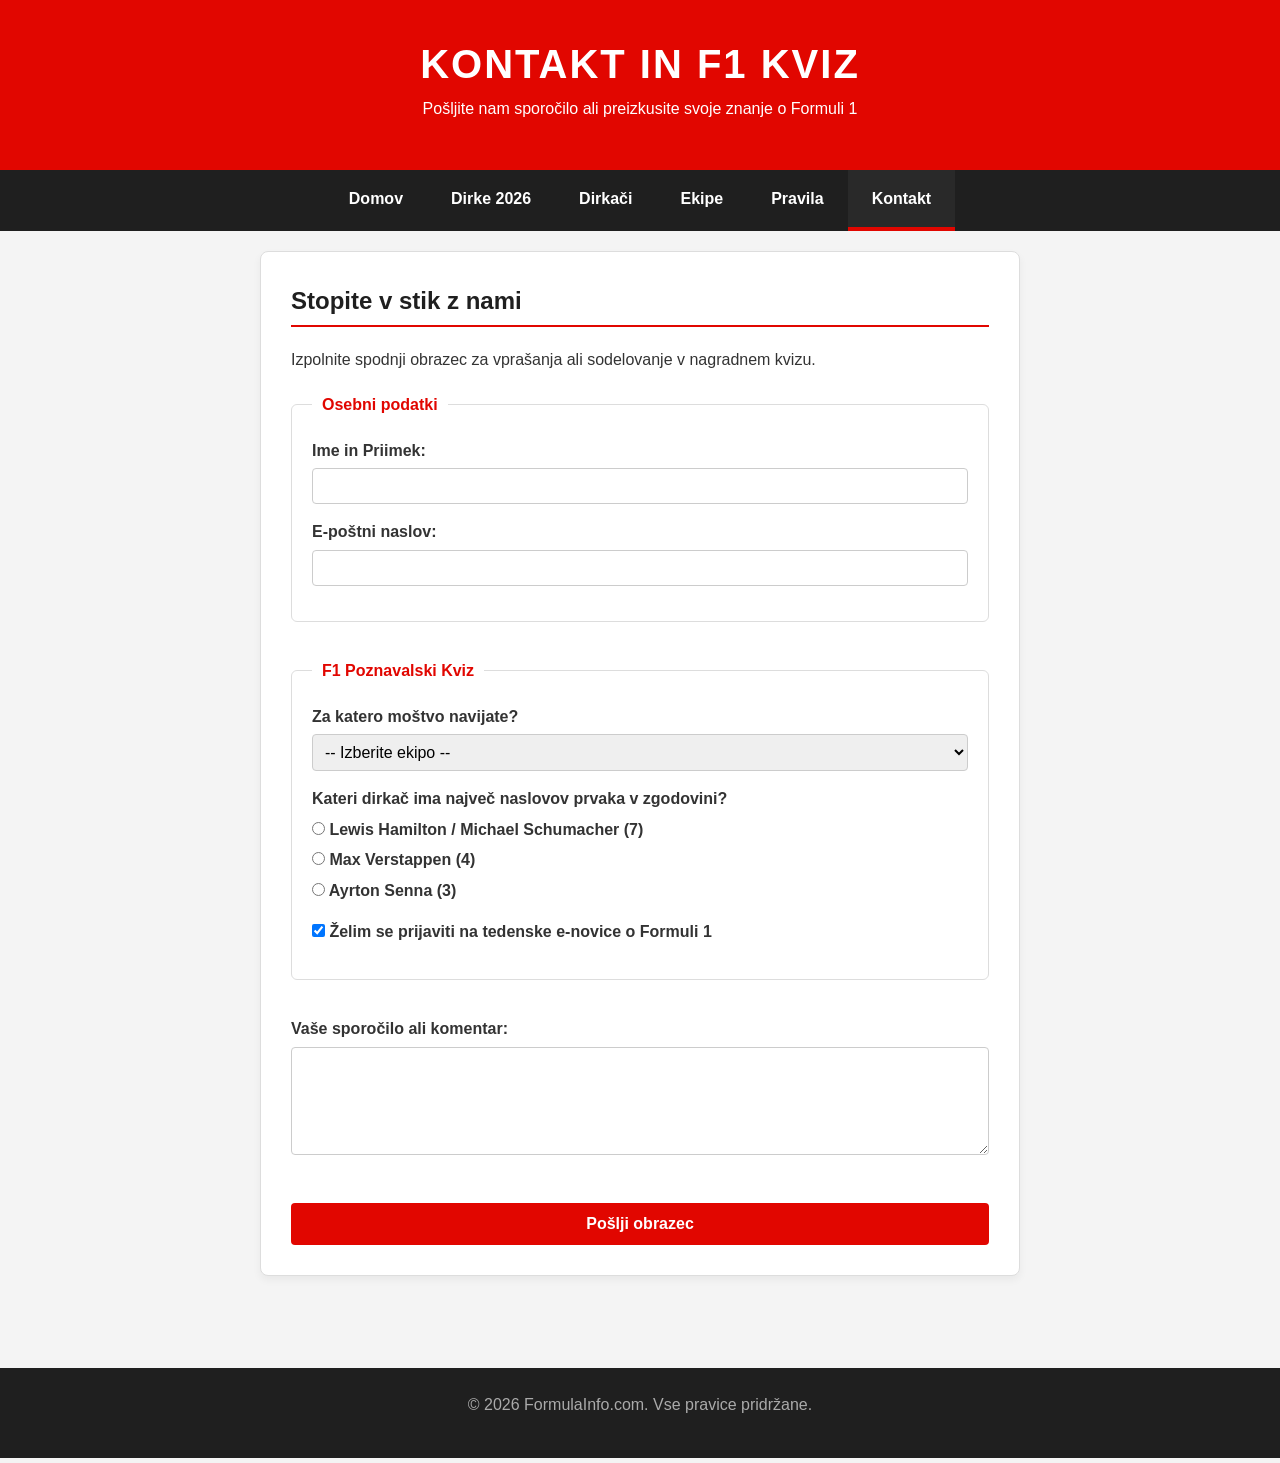
<file: kontakt.html>
<!DOCTYPE html>
<html lang="sl">
<head>
    <meta charset="UTF-8">
    <meta name="viewport" content="width=device-width, initial-scale=1.0">
    <meta name="description" content="FormulaInfo.com - Stopite v stik z nami ali rešite F1 kviz.">
    <meta name="keywords" content="Formula 1, Kontakt, Kviz, Spletni obrazec">
    <meta name="author" content="Tvoje Ime">
    <title>FormulaInfo.com | Kontakt in Kviz</title>
    <link rel="stylesheet" href="CSSstyle.css">
</head>
<body>

    <header>
        <h1>Kontakt in F1 Kviz</h1>
        <p>Pošljite nam sporočilo ali preizkusite svoje znanje o Formuli 1</p>
    </header>

    <nav>
        <ul>
            <li><a href="index.html">Domov</a></li>
            <li><a href="dirke.html">Dirke 2026</a></li>
            <li><a href="dirkaci.html">Dirkači</a></li>
            <li><a href="ekipe.html">Ekipe</a></li>
            <li><a href="pravila.html">Pravila</a></li>
            <li><a href="kontakt.html" class="trenutno">Kontakt</a></li>
        </ul>
    </nav>

    <main style="max-width: 800px; margin: 0 auto; padding: 20px;">
        <section style="background-color: white; padding: 30px; border-radius: 8px; box-shadow: 0 4px 8px rgba(0,0,0,0.05);">
            <h2>Stopite v stik z nami</h2>
            <p style="margin-bottom: 20px;">Izpolnite spodnji obrazec za vprašanja ali sodelovanje v nagradnem kvizu.</p>

            <form action="#" method="post">
                <fieldset style="border: 1px solid #ddd; padding: 20px; border-radius: 6px; margin-bottom: 20px;">
                    <legend style="padding: 0 10px; font-weight: bold; color: #e10600;">Osebni podatki</legend>
                    
                    <div style="margin-bottom: 15px;">
                        <label for="ime" style="display: block; margin-bottom: 5px; font-weight: bold;">Ime in Priimek:</label>
                        <input type="text" id="ime" name="ime" required style="width: 100%; padding: 8px; border: 1px solid #ccc; border-radius: 4px;">
                    </div>

                    <div style="margin-bottom: 15px;">
                        <label for="email" style="display: block; margin-bottom: 5px; font-weight: bold;">E-poštni naslov:</label>
                        <input type="email" id="email" name="email" required style="width: 100%; padding: 8px; border: 1px solid #ccc; border-radius: 4px;">
                    </div>
                </fieldset>

                <fieldset style="border: 1px solid #ddd; padding: 20px; border-radius: 6px; margin-bottom: 20px;">
                    <legend style="padding: 0 10px; font-weight: bold; color: #e10600;">F1 Poznavalski Kviz</legend>

                    <div style="margin-bottom: 15px;">
                        <label for="ekipa" style="display: block; margin-bottom: 5px; font-weight: bold;">Za katero moštvo navijate?</label>
                        <select id="ekipa" name="ekipa" style="width: 100%; padding: 8px; border: 1px solid #ccc; border-radius: 4px;">
                            <option value="none">-- Izberite ekipo --</option>
                            <option value="ferrari">Ferrari</option>
                            <option value="mercedes">Mercedes</option>
                            <option value="mclaren">McLaren</option>
                            <option value="redbull">Red Bull Racing</option>
                            <option value="drugo">Drugo</option>
                        </select>
                    </div>

                    <div style="margin-bottom: 15px;">
                        <span style="display: block; margin-bottom: 5px; font-weight: bold;">Kateri dirkač ima največ naslovov prvaka v zgodovini?</span>
                        <label style="display: block; margin-bottom: 5px;">
                            <input type="radio" name="prvak" value="hamilton_schumacher"> Lewis Hamilton / Michael Schumacher (7)
                        </label>
                        <label style="display: block; margin-bottom: 5px;">
                            <input type="radio" name="prvak" value="verstappen"> Max Verstappen (4)
                        </label>
                        <label style="display: block; margin-bottom: 5px;">
                            <input type="radio" name="prvak" value="senna"> Ayrton Senna (3)
                        </label>
                    </div>

                    <div style="margin-bottom: 15px;">
                        <label style="display: block; font-weight: bold;">
                            <input type="checkbox" name="novice" value="da" checked> Želim se prijaviti na tedenske e-novice o Formuli 1
                        </label>
                    </div>
                </fieldset>

                <div style="margin-bottom: 15px;">
                    <label for="sporocilo" style="display: block; margin-bottom: 5px; font-weight: bold;">Vaše sporočilo ali komentar:</label>
                    <textarea id="sporocilo" name="sporocilo" rows="5" required style="width: 100%; padding: 8px; border: 1px solid #ccc; border-radius: 4px; resize: vertical;"></textarea>
                </div>

                <button type="submit" class="gumb-domov" style="border: none; cursor: pointer; padding: 12px 25px;">Pošlji obrazec</button>
            </form>
        </section>
    </main>

    <footer>
        <p>&copy; 2026 FormulaInfo.com. Vse pravice pridržane.</p>
    </footer>

</body>
</html>
</file>
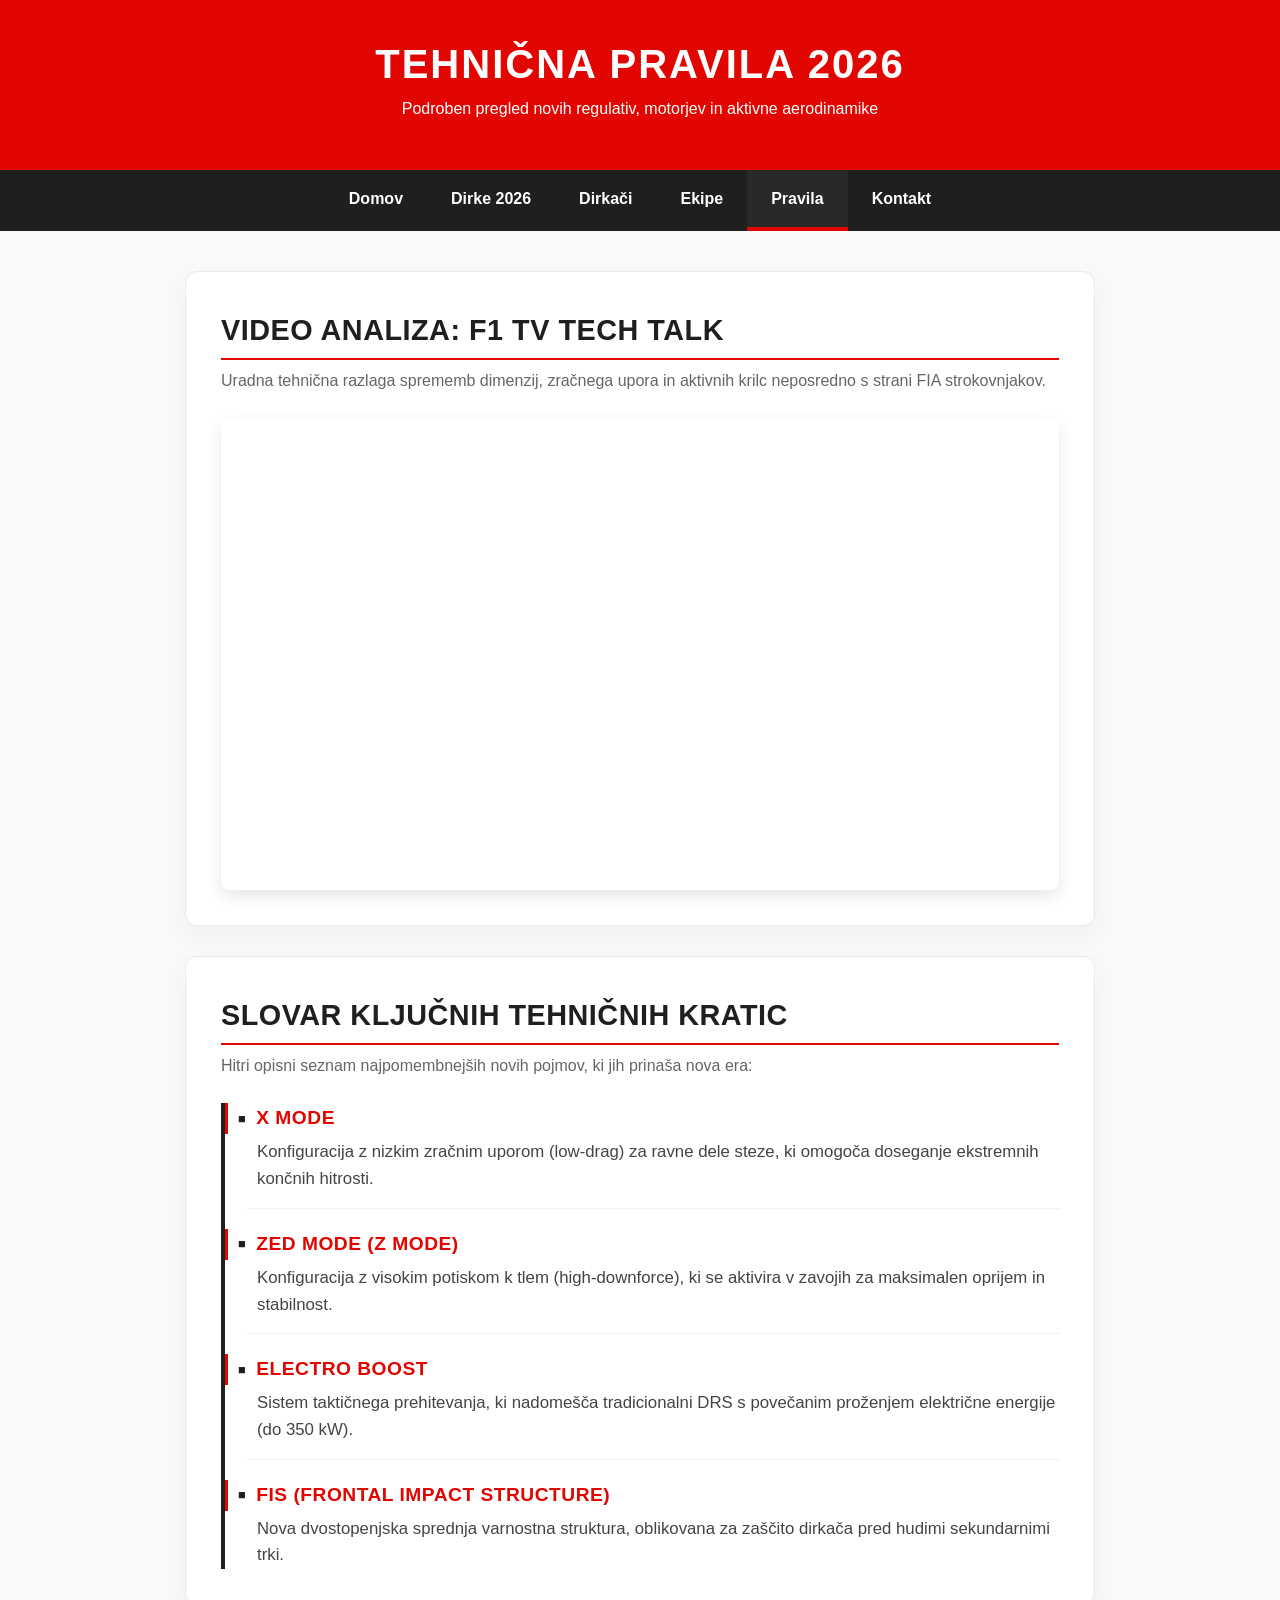
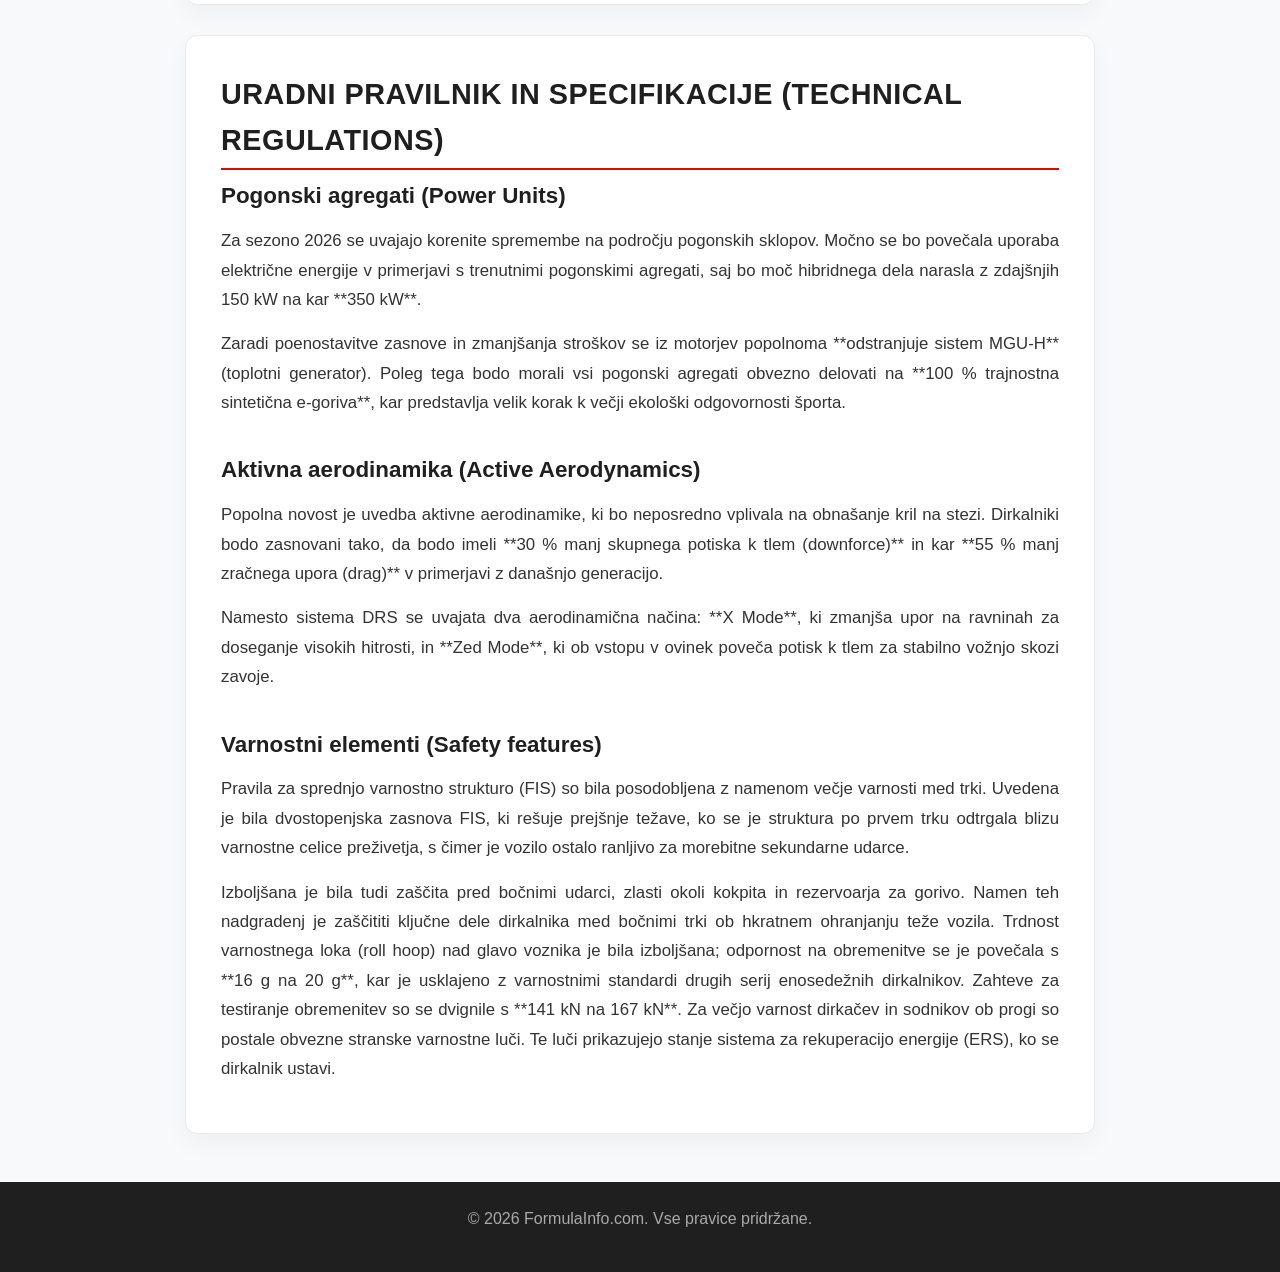
<file: pravila.html>
<!DOCTYPE html>
<html lang="sl">
<head>
    <meta charset="UTF-8">
    <meta name="viewport" content="width=device-width, initial-scale=1.0">
    <meta name="description" content="FormulaInfo.com - Podroben tehnični pravilnik Formule 1 za sezono 2026, analiza aktivne aerodinamike in uradni F1 TV video.">
    <meta name="keywords" content="Formula 1, Tehnični pravilnik, 2026, Aktivna aerodinamika, Pogonski agregati, Varnost, ERS">
    <meta name="author" content="Tvoje Ime">
    <title>FormulaInfo.com | Pravila 2026</title>
    <link rel="stylesheet" href="CSSstyle.css">
</head>
<body class="pravila-body">

    <header>
        <h1>Tehnična pravila 2026</h1>
        <p>Podroben pregled novih regulativ, motorjev in aktivne aerodinamike</p>
    </header>

    <nav>
        <ul>
            <li><a href="index.html">Domov</a></li>
            <li><a href="dirke.html">Dirke 2026</a></li>
            <li><a href="dirkaci.html">Dirkači</a></li>
            <li><a href="ekipe.html">Ekipe</a></li>
            <li><a href="pravila.html" class="trenutno">Pravila</a></li>
            <li><a href="kontakt.html">Kontakt</a></li>
        </ul>
    </nav>

    <main class="pravila-kontejner">

        <section class="moderna-kartica video-sekcija">
            <h2 class="glavni-naslov-kartice">Video analiza: F1 TV Tech Talk</h2>
            <p class="podnapis-kartice">Uradna tehnična razlaga sprememb dimenzij, zračnega upora in aktivnih krilc neposredno s strani FIA strokovnjakov.</p>
            
            <div class="video-odzivni-okvir">
                <iframe 
                    src="https://www.youtube.com/embed/5FyFerbm6Js" 
                    title="The 2026 Regulations Explained | F1 TV Tech Talk" 
                    allow="accelerometer; autoplay; clipboard-write; encrypted-media; gyroscope; picture-in-picture; web-share" 
                    allowfullscreen>
                </iframe>
            </div>
        </section>

        <section class="moderna-kartica">
            <h2 class="glavni-naslov-kartice">Slovar ključnih tehničnih kratic</h2>
            <p class="podnapis-kartice">Hitri opisni seznam najpomembnejših novih pojmov, ki jih prinaša nova era:</p>
            
            <dl class="f1-opisni-seznam">
                <dt>X Mode</dt>
                <dd>Konfiguracija z nizkim zračnim uporom (low-drag) za ravne dele steze, ki omogoča doseganje ekstremnih končnih hitrosti.</dd>
                
                <dt>Zed Mode (Z Mode)</dt>
                <dd>Konfiguracija z visokim potiskom k tlem (high-downforce), ki se aktivira v zavojih za maksimalen oprijem in stabilnost.</dd>
                
                <dt>Electro Boost</dt>
                <dd>Sistem taktičnega prehitevanja, ki nadomešča tradicionalni DRS s povečanim proženjem električne energije (do 350 kW).</dd>
                
                <dt>FIS (Frontal Impact Structure)</dt>
                <dd>Nova dvostopenjska sprednja varnostna struktura, oblikovana za zaščito dirkača pred hudimi sekundarnimi trki.</dd>
            </dl>
        </section>

        <section class="moderna-kartica vsebina-pravil">
            <h2 class="glavni-naslov-kartice">Uradni pravilnik in specifikacije (Technical Regulations)</h2>

            <div class="pravilnik-blok">
                <div class="naslov-z-linijo">
                    <h3>Pogonski agregati (Power Units)</h3>
                </div>
                <p>
                    Za sezono 2026 se uvajajo korenite spremembe na področju pogonskih sklopov. Močno se bo povečala uporaba električne energije v primerjavi s trenutnimi pogonskimi agregati, saj bo moč hibridnega dela narasla z zdajšnjih 150 kW na kar **350 kW**. 
                </p>
                <p>
                    Zaradi poenostavitve zasnove in zmanjšanja stroškov se iz motorjev popolnoma **odstranjuje sistem MGU-H** (toplotni generator). Poleg tega bodo morali vsi pogonski agregati obvezno delovati na **100 % trajnostna sintetična e-goriva**, kar predstavlja velik korak k večji ekološki odgovornosti športa.
                </p>
            </div>

            <div class="pravilnik-blok">
                <div class="naslov-z-linijo">
                    <h3>Aktivna aerodinamika (Active Aerodynamics)</h3>
                </div>
                <p>
                    Popolna novost je uvedba aktivne aerodinamike, ki bo neposredno vplivala na obnašanje kril na stezi. Dirkalniki bodo zasnovani tako, da bodo imeli **30 % manj skupnega potiska k tlem (downforce)** in kar **55 % manj zračnega upora (drag)** v primerjavi z današnjo generacijo. 
                </p>
                <p>
                    Namesto sistema DRS se uvajata dva aerodinamična načina: **X Mode**, ki zmanjša upor na ravninah za doseganje visokih hitrosti, in **Zed Mode**, ki ob vstopu v ovinek poveča potisk k tlem za stabilno vožnjo skozi zavoje.
                </p>
            </div>

            <div class="pravilnik-blok">
                <div class="naslov-z-linijo">
                    <h3>Varnostni elementi (Safety features)</h3>
                </div>
                <p>
                    Pravila za sprednjo varnostno strukturo (FIS) so bila posodobljena z namenom večje varnosti med trki. Uvedena je bila dvostopenjska zasnova FIS, ki rešuje prejšnje težave, ko se je struktura po prvem trku odtrgala blizu varnostne celice preživetja, s čimer je vozilo ostalo ranljivo za morebitne sekundarne udarce. 
                </p>
                <p>
                    Izboljšana je bila tudi zaščita pred bočnimi udarci, zlasti okoli kokpita in rezervoarja za gorivo. Namen teh nadgradenj je zaščititi ključne dele dirkalnika med bočnimi trki ob hkratnem ohranjanju teže vozila. Trdnost varnostnega loka (roll hoop) nad glavo voznika je bila izboljšana; odpornost na obremenitve se je povečala s **16 g na 20 g**, kar je usklajeno z varnostnimi standardi drugih serij enosedežnih dirkalnikov. Zahteve za testiranje obremenitev so se dvignile s **141 kN na 167 kN**. Za večjo varnost dirkačev in sodnikov ob progi so postale obvezne stranske varnostne luči. Te luči prikazujejo stanje sistema za rekuperacijo energije (ERS), ko se dirkalnik ustavi.
                </p>
            </div>
        </section>

    </main>

    <footer>
        <p>&copy; 2026 FormulaInfo.com. Vse pravice pridržane.</p>
    </footer>

</body>
</html>
</file>
<file: CSSstyle.css>
/* --- OSNOVNE NASTAVITVE (Reset) --- */
* {
    margin: 0;
    padding: 0;
    box-sizing: border-box;
}

body {
    font-family: 'Segoe UI', Tahoma, Geneva, Verdana, sans-serif;
    line-height: 1.6;
    background-color: #f4f4f4;
    color: #333;
}

/* --- GLAVA (Header) --- */
header {
    background-color: #e10600;
    /* Formula 1 rdeča */
    color: #ffffff;
    text-align: center;
    padding: 2rem 1rem;
    box-shadow: 0 4px 8px rgba(0, 0, 0, 0.1);
}

header h1 {
    font-size: 2.5rem;
    text-transform: uppercase;
    letter-spacing: 2px;
}

/* --- LEPLJIV NAVIGACIJSKI MENI --- */
nav {
    background-color: #1f1f1f;
    position: sticky;
    top: 0;
    z-index: 100;
}

nav ul {
    list-style-type: none;
    display: flex;
    justify-content: center;
    flex-wrap: wrap;
}

nav ul li a {
    display: block;
    color: #fff;
    text-decoration: none;
    padding: 1rem 1.5rem;
    font-weight: bold;
    transition: background-color 0.3s, color 0.3s;
}

nav ul li a:hover {
    background-color: #e10600;
    color: #fff;
}

nav ul li a.trenutno {
    border-bottom: 4px solid #e10600;
    background-color: #292929;
}

/* --- GLAVNA VSEBINA --- */
main {
    max-width: 1800px;
    margin: 2rem auto;
    padding: 0 1.5rem;
}

section {
    background: #ffffff;
    padding: 2rem;
    margin-bottom: 1.5rem;
    border-radius: 8px;
    border: 1px solid #ddd;
    box-shadow: 0 2px 5px rgba(0, 0, 0, 0.05);
}

h2 {
    color: #1f1f1f;
    margin-bottom: 1.2rem;
    border-bottom: 2px solid #e10600;
    padding-bottom: 0.3rem;
}

p {
    margin-bottom: 1rem;
}

/* --- TABELE (za Ekipe in Dirkače) --- */
table {
    width: 100%;
    border-collapse: collapse;
    margin: 1.5rem 0;
    background: #fff;
}

th,
td {
    padding: 0.75rem;
    text-align: left;
    border: 1px solid #ddd;
}

th {
    background-color: #1f1f1f;
    color: white;
}

tr:nth-child(even) {
    background-color: #f9f9f9;
}

/* --- OBRAZCI (Zahtevnejši nivo) --- */
form {
    display: flex;
    flex-direction: column;
    gap: 1rem;
}

.form-group {
    display: flex;
    flex-direction: column;
}

label {
    font-weight: bold;
    margin-bottom: 0.3rem;
}

input,
select,
textarea {
    padding: 0.5rem;
    border: 1px solid #ccc;
    border-radius: 4px;
    font-size: 1rem;
}

button {
    background-color: #e10600;
    color: white;
    border: none;
    padding: 0.75rem;
    font-size: 1rem;
    font-weight: bold;
    border-radius: 4px;
    cursor: pointer;
    transition: background 0.3s;
}

button:hover {
    background-color: #b80500;
}

/* --- NOGA --- */
footer {
    background-color: #1f1f1f;
    color: #aaa;
    text-align: center;
    padding: 1.5rem 1rem;
    margin-top: 3rem;
}

/* --- NOVI STILI ZA MREŽO IN KARTICE DIRKAČEV --- */
.dirkaci-mreza {
    display: grid;
    /* Avtomatsko prilagajanje: kartica bo široka vsaj 280px, če je prostora več, se razširijo */
    grid-template-columns: repeat(auto-fit, minmax(280px, 1fr));
    gap: 25px;
    padding: 15px 0;
}

.dirkac-kartica {
    background-color: #ffffff;
    border-radius: 10px;
    border: 1px solid #eee;
    box-shadow: 0 4px 10px rgba(0, 0, 0, 0.05);
    overflow: hidden;
    position: relative;
    transition: transform 0.3s ease, box-shadow 0.3s ease;
}

/* Animacija ob prehodu z miško */
.dirkac-kartica:hover {
    transform: translateY(-5px);
    box-shadow: 0 6px 20px rgba(0, 0, 0, 0.12);
}

.pozicija-znacka {
    position: absolute;
    top: 12px;
    left: 12px;
    background-color: #e10600;
    color: #ffffff;
    font-weight: bold;
    padding: 4px 10px;
    border-radius: 15px;
    font-size: 0.85rem;
    z-index: 10;
}

.dirkac-slika {
    width: 100%;
    height: 300px;
    object-fit: cover;
    /* Lepo obreže sliko, da se ne popači */
    background-color: #eaeaea;
}

.dirkac-podatki {
    padding: 1.5rem;
}

.dirkac-podatki h3 {
    margin: 0 0 4px 0;
    font-size: 1.3rem;
    color: #1f1f1f;
}

.dirkac-podatki .ekipa {
    margin: 0 0 12px 0;
    color: #666;
    font-style: italic;
    font-size: 0.9rem;
}

.dirkac-podatki hr {
    border: 0;
    height: 1px;
    background-color: #eee;
    margin-bottom: 12px;
}

.podatek-vrstica {
    display: flex;
    justify-content: space-between;
    margin-bottom: 6px;
    font-size: 0.9rem;
}

.podatek-vrstica span {
    color: #777;
}

.tocke-blok {
    margin-top: 15px;
    background-color: #f8f9fa;
    padding: 8px;
    border-radius: 6px;
    display: flex;
    align-items: center;
    justify-content: center;
    gap: 6px;
}

.tocke-stevilka {
    font-size: 1.4rem;
    font-weight: bold;
    color: #e10600;
}

.tocke-napis {
    font-size: 0.8rem;
    text-transform: uppercase;
    letter-spacing: 0.5px;
    color: #555;
}

/* --- NOVI STILI ZA KARTICE EKIP --- */
.ekipe-mreza {
    display: flex;
    flex-direction: column;
    gap: 35px;
    margin-top: 20px;
}

.ekipa-kartica {
    background-color: #ffffff;
    border-radius: 10px;
    border: 1px solid #ddd;
    box-shadow: 0 4px 12px rgba(0, 0, 0, 0.06);
    overflow: hidden;
    display: flex;
    align-items: center;
    /* Vertikalno centrira logotip in tekst */
    min-height: 250px;
    /* Doda minimalno višino, da so slike večje in višje */
    transition: transform 0.3s ease, box-shadow 0.3s ease;
}

.ekipa-kartica:hover {
    transform: scale(1.01);
    box-shadow: 0 8px 24px rgba(0, 0, 0, 0.12);
}

/* VEČJI LOGOTIP (na levi) */
.ekipa-logo {
    width: 20%;
    /* Povečano za boljšo vidnost */
    padding: 25px;
    object-fit: contain;
    max-height: 200px;
    /* Dovolimo večjo višino logotipa */
}

/* Prilagojena vsebina na sredini */
.ekipa-vsebina {
    padding: 2rem 1.5rem;
    width: 40%;
    /* Zmanjšano, da damo več prostora slikam */
    border-left: 1px solid #eee;
    border-right: 1px solid #eee;
}

.ekipa-vsebina h3 {
    font-size: 1.6rem;
    color: #1f1f1f;
    margin-bottom: 5px;
}

.ekipa-tocke {
    font-size: 1.1rem;
    color: #e10600;
    margin-bottom: 15px;
}

.dirkaci-seznam {
    background-color: #f9f9f9;
    padding: 12px 15px;
    border-left: 4px solid #1f1f1f;
    border-radius: 0 6px 6px 0;
    margin-bottom: 15px;
}

.dirkaci-seznam h4,
.zgodovina-blok h4 {
    font-size: 1rem;
    margin-bottom: 5px;
    color: #333;
}

.dirkaci-seznam ol {
    margin-left: 20px;
    font-size: 0.95rem;
}

.zgodovina-blok p {
    font-size: 0.95rem;
    color: #555;
    line-height: 1.5;
    text-align: justify;
}

/* OGROMNA SLIKA AVTOMOBILA (na desni) */
.ekipa-slika {
    width: 40%;
    /* Povečano iz 30% na 40% - sedaj dominira na kartici */
    height: 100%;
    object-fit: cover;
    /* Avto bo zapolnil celoten desni del brez popačenja */
    align-self: stretch;
}

/* Prilagoditev za manjše zaslone (Mobili) */
@media (max-width: 900px) {
    .ekipa-kartica {
        flex-direction: column;
        text-align: center;
        min-height: auto;
    }

    .ekipa-logo {
        width: 60%;
        max-height: 140px;
        padding: 15px;
    }

    .ekipa-vsebina {
        width: 100%;
        border-left: none;
        border-right: none;
        border-top: 1px solid #eee;
        border-bottom: 1px solid #eee;
    }

    .dirkaci-seznam {
        text-align: left;
    }

    .ekipa-slika {
        width: 100%;
        height: 250px;
        /* Fiksna višina slike avtomobila na telefonu */
    }
}
/* --- MODERNO OBLIKOVANJE TABELE (DIRKE) --- */
.tabela-opis {
    color: #666;
    margin-bottom: 20px;
    font-size: 1.05rem;
}

/* Kontejner omogoča vodoravno drsenje na telefonih, da se tabela ne stisne */
.tabela-kontejner {
    width: 100%;
    overflow-x: auto;
    box-shadow: 0 4px 15px rgba(0,0,0,0.05);
    border-radius: 8px;
    border: 1px solid #eee;
}

.f1-tabela {
    width: 100%;
    border-collapse: collapse;
    background-color: #ffffff;
    text-align: left;
    font-size: 1rem;
}

/* Glava tabele */
.f1-tabela thead tr {
    background-color: #1f1f1f;
    color: #ffffff;
    font-weight: bold;
}

.f1-tabela th, .f1-tabela td {
    padding: 15px 20px;
    border-bottom: 1px solid #eee;
}

/* Izmenične barve vrstic (Zebra vzorec za boljšo preglednost) */
.f1-tabela tbody tr:nth-child(even) {
    background-color: #f8f9fa;
}

/* Učinek ob prehodu z miško nad vrstico */
.f1-tabela tbody tr:hover {
    background-color: #f1f1f1;
    transition: background-color 0.2s ease;
}

/* Celica z zastavo in državo */
.drzava-celica {
    display: flex;
    align-items: center;
    gap: 10px;
    font-weight: 600;
}

.zastava-ikona {
    width: 28px;
    height: auto;
    border-radius: 3px;
    box-shadow: 0 1px 3px rgba(0,0,0,0.15);
}

/* Moderne značke za tip vikenda */
.znacka {
    padding: 5px 10px;
    border-radius: 20px;
    font-size: 0.85rem;
    font-weight: bold;
    display: inline-block;
}

.klasika { background-color: #e3f2fd; color: #0d47a1; }
.sprint { background-color: #fff3e0; color: #e65100; }
.nocna { background-color: #ede7f6; color: #4a148c; }
.ulična { background-color: #e8f5e9; color: #1b5e20; }

/* Gumb znotraj tabele */
.gumb-tabela {
    display: inline-block;
    padding: 6px 12px;
    background-color: #e10600; /* F1 Rdeča */
    color: #ffffff;
    text-decoration: none;
    font-size: 0.9rem;
    font-weight: 500;
    border-radius: 4px;
    transition: background-color 0.2s ease, transform 0.1s ease;
}

.gumb-tabela:hover {
    background-color: #b80500;
    transform: translateY(-1px);
}
/* --- STILI ZA KARTICE DIRK (KOLEDAR) --- */
.dirke-uvod {
    color: #666;
    margin-bottom: 25px;
    font-size: 1.05rem;
}

.dirke-seznam-kontejner {
    display: flex;
    flex-direction: column;
    gap: 30px; /* Malo večji razmik med karticami */
}

.dirka-kartica {
    background-color: #ffffff;
    border-radius: 8px;
    border: 1px solid #ddd;
    box-shadow: 0 4px 10px rgba(0,0,0,0.05);
    display: flex;
    overflow: hidden;
    align-items: center;
    min-height: 260px; /* Dodana minimalna višina kartice, da so lahko slike višje */
    transition: transform 0.2s ease, box-shadow 0.2s ease;
}

.dirka-kartica:hover {
    transform: translateY(-2px);
    box-shadow: 0 6px 18px rgba(0,0,0,0.1);
}

/* LEVI DEL: OGROMNA SLIKA STEZE (50% širine) */
.dirka-slika-povezava {
    width: 70%; /* Povečano iz 35% na 50% - polovica kartice je zdaj slika */
    background-color: #fafafa;
    display: flex;
    justify-content: center;
    align-items: center;
    padding: 20px; /* Več prostora okoli slike */
    align-self: stretch;
    border-right: 1px solid #eee;
    cursor: pointer;
}

.dirka-slika {
    max-width: 100%;
    height: auto;
    max-height: 1000px; /* Povečano iz 180px na 220px za maksimalno opaznost */
    object-fit: contain; 
    transition: transform 0.3s ease;
}

/* Nežen efekt povečave ob prehodu z miško */
.dirka-slika-povezava:hover .dirka-slika {
    transform: scale(1.04);
}

/* DESNI DEL: Podatki o dirki */
.dirka-podatki {
    width: 50%; /* Ohranimo razmerje, če si ga spreminjal, prilagodi po želji */
    padding: 2.5rem; /* Več prostora okoli teksta, da kartica "diha" ob večjih slikah */
}

.dirka-glava {
    display: flex;
    align-items: center;
    gap: 20px; /* Večji razmik med številko kroga in značko */
    margin-bottom: 15px;
}

.dirka-krog {
    font-size: 1.1rem; /* Povečano iz 0.9rem */
    text-transform: uppercase;
    font-weight: bold;
    color: #e10600; 
    letter-spacing: 1.5px;
}

/* NASLOV DIRKE (npr. Velika nagrada Kanade) */
.dirka-podatki h3 {
    font-size: 2.1rem; /* Opazno povečano iz 1.6rem - naslov bo zdaj res udaren */
    color: #1f1f1f;
    margin-bottom: 15px;
}

/* DATUM IN LOKACIJA */
.dirka-datum, .dirka-lokacija {
    font-size: 1.25rem; /* Povečano iz 1.05rem za boljšo vidnost */
    color: #444; /* Malo temnejša siva za močnejši kontrast */
    margin-bottom: 10px;
    line-height: 1.4;
}

/* GUMB ZA VEČ PODATKOV */
.gumb-dirka {
    display: inline-block;
    margin-top: 20px;
    padding: 12px 30px; /* Večji gumb, ki paše k večjemu besedilu */
    background-color: #1f1f1f;
    color: #ffffff;
    text-decoration: none;
    font-size: 1.1rem; /* Povečano iz 0.95rem */
    font-weight: 600;
    border-radius: 5px;
    transition: background-color 0.2s ease, transform 0.1s ease;
}

.gumb-dirka:hover {
    background-color: #e10600; 
}

/* ZNAČKE (Klasika, Sprint...) */
.znacka {
    padding: 6px 16px; /* Večja značka */
    border-radius: 20px;
    font-size: 0.95rem; /* Povečano iz 0.8rem */
    font-weight: bold;
}
.klasika { background-color: #e3f2fd; color: #0d47a1; }
.sprint { background-color: #fff3e0; color: #e65100; }
.nocna { background-color: #ede7f6; color: #4a148c; }
.ulična { background-color: #e8f5e9; color: #1b5e20; }

/* Prilagoditev za mobilne naprave */
@media (max-width: 768px) {
    .dirka-kartica {
        flex-direction: column;
        min-height: auto;
    }
    .dirka-slika-povezava {
        width: 100%;
        border-right: none;
        border-bottom: 1px solid #eee;
        padding: 30px 20px;
    }
    .dirka-slika {
        max-height: 180px; /* Na telefonih jo malo omejimo, da ni predolga */
    }
    .dirka-podatki {
        width: 100%;
        padding: 1.5rem;
    }
}
/* --- STILI ZA STRAN POSAMEZNE DIRKE --- */
.glavna-tabela-dirke {
    display: table;
    width: 100%;
    border-spacing: 0;
    margin-top: 20px;
}

.tabela-vrstica-dirke {
    display: table-row;
}

.leva-kolona-dirke {
    display: table-cell;
    width: 60%;
    padding-right: 30px;
    vertical-align: top;
}

.desna-kolona-dirke {
    display: table-cell;
    width: 40%;
    padding-left: 20px;
    border-left: 2px solid #ddd;
    vertical-align: top;
}

.velika-slika-dirke {
    width: 100%;           /* Slika se prilagaja širini levega stolpca... */
    max-width: 2000px;      /* ...vendar nikoli ne bo širša od 500 pikselov (prilagodite po želji) */
    height: auto;          /* Ohrani pravilno razmerje stranic (da se slika ne popači) */
    display: block;        /* Odstrani prazen prostor pod sliko */
    margin: 0 auto 20px auto; /* Centrira sliko in doda 20px odmika spodaj do besedila */
    border-radius: 8px;    /* Opcijsko: doda lepo rahlo zaobljene robove sliki */
}
.rezultati-tabela {
    width: 100%;
    border-collapse: collapse;
    margin-top: 15px;
}

.rezultati-tabela th {
    background-color: #1f1f1f;
    color: #ffffff;
    text-align: left;
    padding: 10px;
}

.rezultati-tabela td {
    padding: 10px;
    border-bottom: 1px solid #ddd;
}

.rezultati-tabela tr:nth-child(even) {
    background-color: #f9f9f9;
}

.rezultati-tabela tr:hover {
    background-color: #f1f1f1;
}

.zmagovalec-vrstica {
    font-weight: bold;
    background-color: #fff9c4 !important; /* Nežno rumeno ozadje za zmagovalca */
}

/* Prilagoditev za mobilne zaslone */
@media (max-width: 768px) {
    .leva-kolona-dirke, .desna-kolona-dirke {
        display: block;
        width: 100%;
        padding: 0;
        border: none;
    }
    .desna-kolona-dirke {
        margin-top: 30px;
    }
}
.tabela-vrstica-dirke {
    display: flex;
    flex-direction: column; /* To bo premaknilo tabelo POD besedilo */
    width: 100%;
}

.leva-kolona-dirke, 
.desna-kolona-dirke {
    width: 100% !important; /* Vsak del bo zdaj zasedel celotno širino */
    flex: none !important;
    box-sizing: border-box;
}

/* Poskrbiva še, da bo tabela lepo široka čez cel zaslon */
.rezultati-tabela {
    width: 100%;
    margin-top: 20px;
}
.zemljevid-sekcija.velika-sekcija {
    margin: 50px 0;
    max-width: 100%; /* Brez omejitev */
    width: 100%;
    padding: 0;
}

.zemljevid-sekcija h2 {
    padding-left: 5%; /* Naslov ostane poravnan z vsebino strani */
}

.zemljevid-kontejner {
    border-radius: 0; /* Od roba do roba ne potrebujemo zaobljenih kotov */
    box-shadow: none;
}
        /* Dodatni stili specifični za domačo stran, ki lepo dopolnjujejo tvoj CSS */
        .predstavitev-sekcija {
            background-color: #ffffff;
            padding: 30px;
            border-radius: 8px;
            box-shadow: 0 4px 8px rgba(0, 0, 0, 0.05);
            margin-bottom: 30px;
        }
        .predstavitev-sekcija p {
            font-size: 1.1rem;
            margin-bottom: 15px;
            color: #444;
        }
        .znacilnosti-mreža {
            display: grid;
            grid-template-columns: repeat(auto-fit, minmax(250px, 1fr));
            gap: 20px;
            margin-top: 25px;
        }
        .znacilnost-kartica {
            background-color: #f9f9f9;
            padding: 20px;
            border-radius: 6px;
            border-left: 4px solid #e10600; /* F1 rdeča črta na levi */
        }
        .znacilnost-kartica h3 {
            margin-bottom: 10px;
            color: #1f1f1f;
        }
        .gumb-domov {
            display: inline-block;
            background-color: #e10600;
            color: white;
            padding: 10px 20px;
            text-decoration: none;
            border-radius: 4px;
            font-weight: bold;
            margin-top: 10px;
            transition: background-color 0.2s;
        }
        .gumb-domov:hover {
            background-color: #b80500;
        }
/* --- NOVO: Okvirji za tehnične slike v pravila.html --- */
.slika-pravila-okvir {
    text-align: center;
    margin: 25px auto;
    max-width: 800px;
    background-color: #f9f9f9;
    padding: 15px;
    border: 1px dashed #ccc;
    border-radius: 6px;
}

.slika-pravila-okvir img {
    max-width: 100%;
    height: auto;
    border-radius: 4px;
    box-shadow: 0 2px 6px rgba(0,0,0,0.1);
}

.slika-podpis {
    display: block;
    margin-top: 8px;
    font-size: 0.9rem;
    color: #666;
    font-style: italic;
}
/* --- STILI ZA NOV OBRAZEC IN DODATNA ODZIVNOST --- */
form input[type="text"]:focus, 
form input[type="email"]:focus, 
form select:focus, 
form textarea:focus {
    border-color: #e10600 !important;
    outline: none;
    box-shadow: 0 0 5px rgba(225, 6, 0, 0.3);
}

dl dt {
    border-left: 3px solid #e10600;
    padding-left: 10px;
}

@media (max-width: 600px) {
    main {
        padding: 10px !important;
    }
    fieldset {
        padding: 10px !important;
    }
}
/* --- STILI ZA URADNI OPISNI SEZNAM (PRAVILA 2026) --- */
dl {
    margin-top: 15px;
    border-left: 4px solid #1f1f1f;
}

dl dt {
    font-family: 'Segoe UI', sans-serif;
    text-transform: uppercase;
    letter-spacing: 0.5px;
    padding-left: 10px;
}

dl dd {
    padding: 5px 0 15px 10px;
    border-bottom: 1px dashed #eee;
}

dl dd:last-child {
    border-bottom: none;
    padding-bottom: 0;
}

/* Izboljšava za odzivnost video elementa */
video {
    display: block;
    max-width: 100%;
    height: auto;
}
/* ==========================================================================
   PRENOVLJENI, MODERNI STILI ZA STRAN PRAVILA (F1 ELEGANCE)
   ========================================================================== */

/* Ozadje in kontejner */
.pravila-body {
    background-color: #f8f9fa !important;
}

.pravila-kontejner {
    max-width: 950px !important;
    margin: 40px auto;
    padding: 0 20px;
}

/* Stil za moderne kartice */
.moderna-kartica {
    background: #ffffff;
    border-radius: 12px;
    padding: 35px;
    margin-bottom: 30px;
    box-shadow: 0 10px 25px rgba(0, 0, 0, 0.04);
    border: 1px solid #eaeaea;
}

.glavni-naslov-kartice {
    font-size: 1.8rem;
    color: #1f1f1f;
    margin-bottom: 8px;
    text-transform: uppercase;
    letter-spacing: 0.5px;
}

.podnapis-kartice {
    color: #666;
    font-size: 1rem;
    margin-bottom: 25px;
}

/* Popolnoma odziven okvir za YouTube video */
.video-odzivni-okvir {
    position: relative;
    padding-bottom: 56.25%; /* Razmerje 16:9 */
    height: 0;
    overflow: hidden;
    border-radius: 8px;
    box-shadow: 0 6px 15px rgba(0,0,0,0.1);
}

.video-odzivni-okvir iframe {
    position: absolute;
    top: 0;
    left: 0;
    width: 100%;
    height: 100%;
    border: none;
}

/* Profesionalno oblikovan F1 opisni seznam (dl, dt, dd) */
.f1-opisni-seznam {
    margin-top: 15px;
}

.f1-opisni-seznam dt {
    font-weight: bold;
    color: #e10600; /* F1 rdeča barva za kratice */
    font-size: 1.2rem;
    margin-top: 20px;
    text-transform: uppercase;
    letter-spacing: 0.5px;
    display: flex;
    align-items: center;
}

.f1-opisni-seznam dt::before {
    content: "■";
    font-size: 0.8rem;
    margin-right: 10px;
    color: #1f1f1f;
}

.f1-opisni-seznam dd {
    margin-left: 22px;
    color: #444;
    font-size: 1.05rem;
    line-height: 1.6;
    padding-bottom: 15px;
    border-bottom: 1px solid #f0f0f0;
}

.f1-opisni-seznam dd:last-child {
    border-bottom: none;
}

/* Strukturiranje besedila pravilnika */
.pravilnik-blok {
    margin-bottom: 35px;
}

.pravilnik-blok:last-child {
    margin-bottom: 0;
}

.naslov-z-linijo h3 {
    font-size: 1.4rem;
    color: #1f1f1f;
    margin-bottom: 12px;
}

.pravilnik-blok p {
    font-size: 1.05rem;
    line-height: 1.75;
    color: #333;
    margin-bottom: 15px;
    text-align: justify;
}

.pravilnik-blok p strong {
    color: #e10600;
}

/* Prilagoditev za mobilne naprave */
@media (max-width: 600px) {
    .moderna-kartica {
        padding: 20px;
    }
    .glavni-naslov-kartice {
        font-size: 1.4rem;
    }
}
</file>
